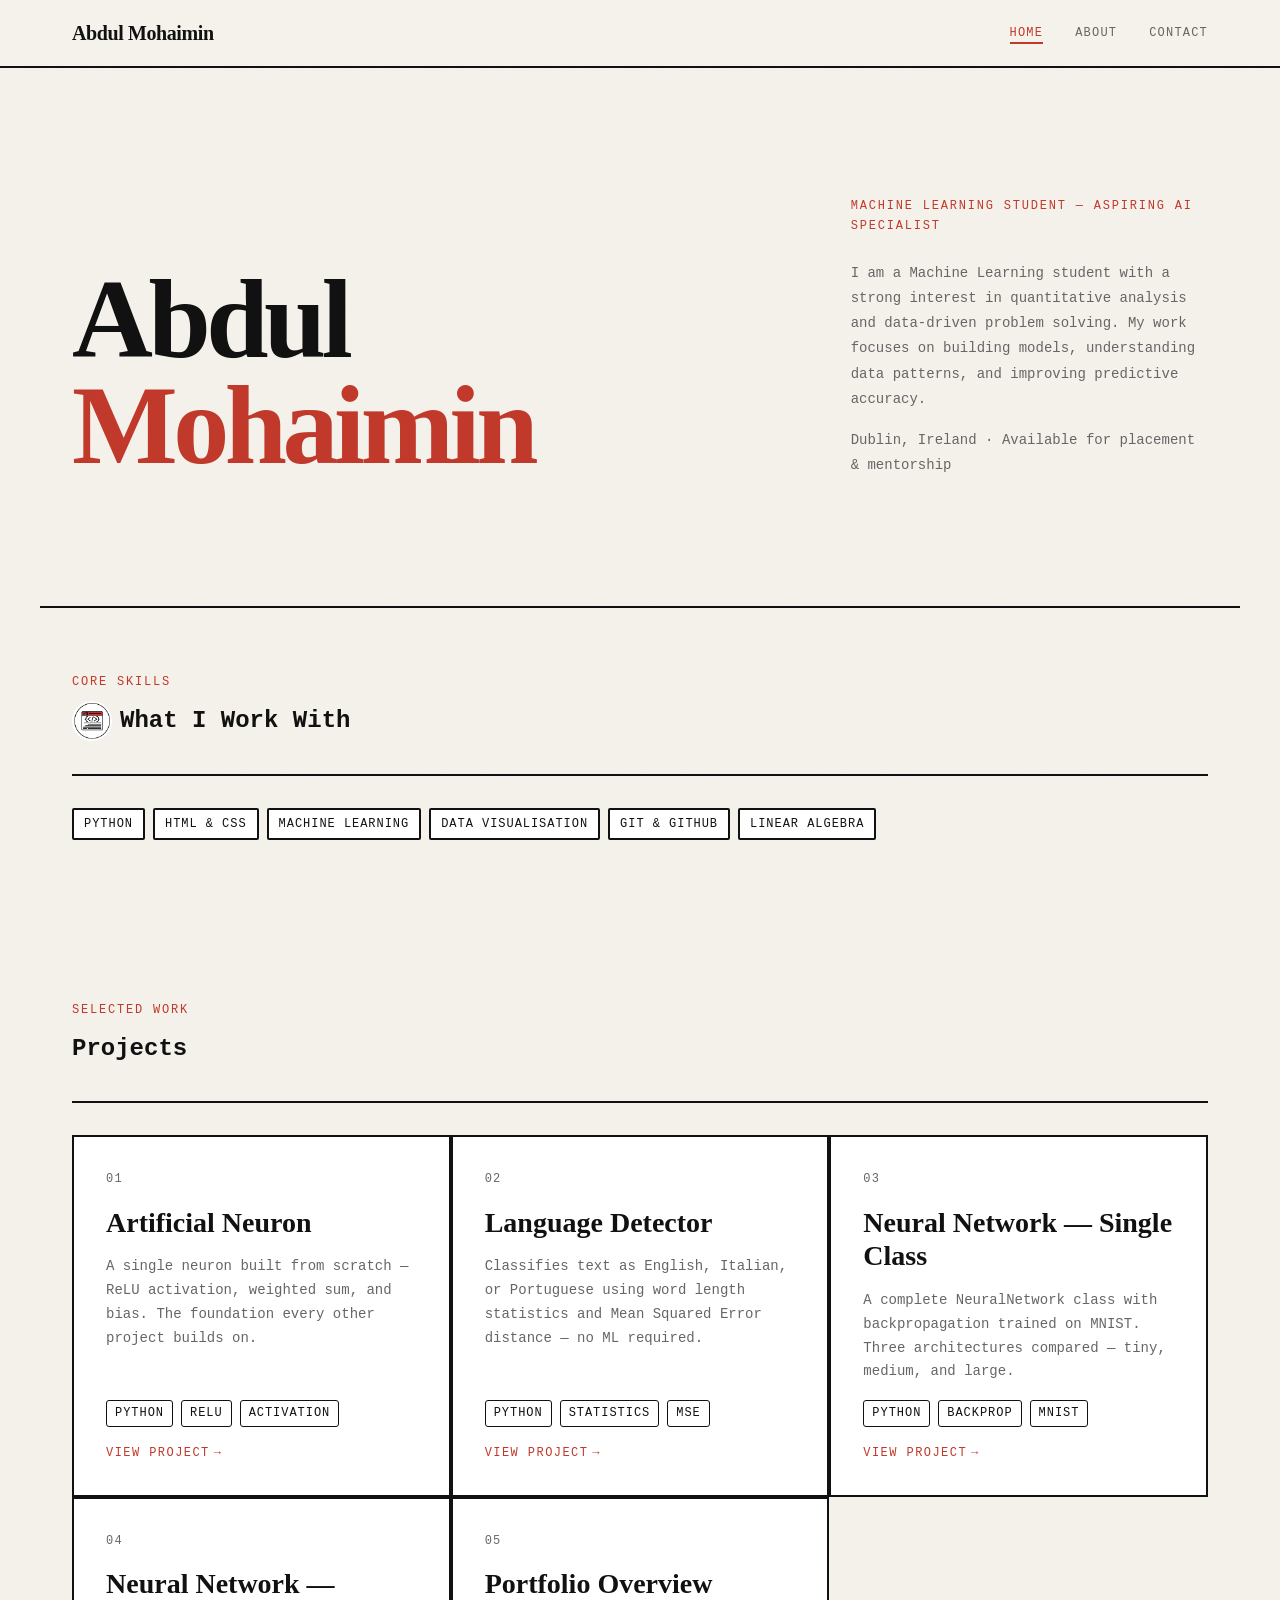
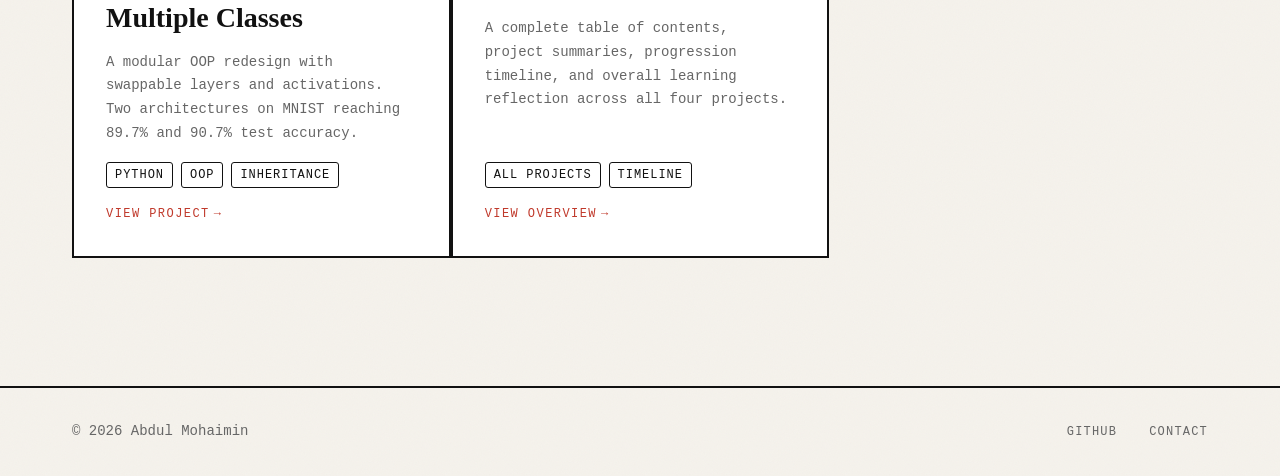
<file: index.html>
<!DOCTYPE html>
<html lang="en">
<head>
  <meta charset="UTF-8">
  <meta name="viewport" content="width=device-width, initial-scale=1.0">

  <!-- Title that shows in the browser tab -->
  <title>Abdul Mohaimin &mdash; ML Portfolio</title>

  <!-- Linking the shared stylesheet — one CSS file for all pages -->
  <link rel="stylesheet" href="styles.css">
</head>

<body>

  <!-- Header — sits at the top of every page
       I gave it the id="site-header" so I can target it
       specifically in CSS without affecting other elements -->
  <header class="site-header" id="site-header">
    <div class="container">

      <!-- My name as the site logo, links back to homepage -->
      <a href="index.html" class="site-logo">Abdul Mohaimin</a>

      <!-- Main nav — id="main-nav" lets me style it by ID in CSS
           aria-label helps screen readers know what this nav is for -->
      <nav class="site-nav" id="main-nav" aria-label="Primary navigation">
        <ul>
          <!-- class="active" highlights whichever page you're currently on -->
          <li><a href="index.html" class="active">Home</a></li>
          <li><a href="about.html">About</a></li>
          <li><a href="contact.html">Contact</a></li>
        </ul>
      </nav>

    </div>
  </header>


  <!-- Main content — everything the user actually reads goes in here
       id="main-content" is used by the CSS to set a minimum height -->
  <main id="main-content">


    <!-- Intro section — this is the big name + tagline block at the top
         I used a CSS grid to split it into two columns (name | description) -->
    <section class="intro-grid container" aria-labelledby="intro-name">

      <!-- The large heading with my name — split across two lines on purpose
           The <span> wraps my last name so I can colour it differently in CSS -->
      <h1 id="intro-name" class="intro-name">
        Abdul<br>
        <span>Mohaimin</span>
      </h1>

      <!-- Right side of the intro — my role and a short bio
           Using <header> here because it introduces this section -->
      <header class="intro-desc">
        <span class="label">Machine Learning Student &mdash; Aspiring AI Specialist</span>
        <p>I am a Machine Learning student with a strong interest in quantitative
           analysis and data&#8209;driven problem solving. My work focuses on building
           models, understanding data patterns, and improving predictive accuracy.</p>
        <p>Dublin, Ireland &middot; Available for placement &amp; mentorship</p>
      </header>

    </section>


    <!-- Skills section — a simple unordered list of what I work with
         The brief required at least one <ul> so this covers that -->
    <section class="section" aria-labelledby="skills-heading">
      <div class="container">

        <span class="label">Core Skills</span>
        <h2 id="skills-heading"><img src="Images/code-icon.png" alt="Code icon" class="skills-icon">What I Work With</h2>
        <hr class="rule">

        <!-- Each skill is a list item styled as a tag in CSS -->
        <ul class="tech-stack">
          <li class="tag">Python</li>
          <li class="tag">HTML &amp; CSS</li>
          <li class="tag">Machine Learning</li>
          <li class="tag">Data Visualisation</li>
          <li class="tag">Git &amp; GitHub</li>
          <li class="tag">Linear Algebra</li>
        </ul>

      </div>
    </section>


    <!-- Projects section — five documentation pages linked here -->
    <section class="section" aria-labelledby="projects-heading">
      <div class="container">

        <span class="label">Selected Work</span>
        <h2 id="projects-heading">Projects</h2>
        <hr class="rule">

        <div class="projects-grid">

          <!-- Card 01: Artificial Neuron -->
          <article class="project-card" aria-labelledby="card1-heading">
            <span class="card-index">01</span>
            <h2 id="card1-heading">Artificial Neuron</h2>
            <p>A single neuron built from scratch &mdash; ReLU activation, weighted sum, and bias. The foundation every other project builds on.</p>
            <ul class="tech-list">
              <li class="tech-tag">Python</li>
              <li class="tech-tag">ReLU</li>
              <li class="tech-tag">Activation</li>
            </ul>
            <a href="neuron.html" class="card-link">View Project</a>
          </article>

          <!-- Card 02: Language Detector -->
          <article class="project-card" aria-labelledby="card2-heading">
            <span class="card-index">02</span>
            <h2 id="card2-heading">Language Detector</h2>
            <p>Classifies text as English, Italian, or Portuguese using word length statistics and Mean Squared Error distance &mdash; no ML required.</p>
            <ul class="tech-list">
              <li class="tech-tag">Python</li>
              <li class="tech-tag">Statistics</li>
              <li class="tech-tag">MSE</li>
            </ul>
            <a href="language.html" class="card-link">View Project</a>
          </article>

          <!-- Card 03: Neural Network Single Class -->
          <article class="project-card" aria-labelledby="card3-heading">
            <span class="card-index">03</span>
            <h2 id="card3-heading">Neural Network &mdash; Single Class</h2>
            <p>A complete NeuralNetwork class with backpropagation trained on MNIST. Three architectures compared &mdash; tiny, medium, and large.</p>
            <ul class="tech-list">
              <li class="tech-tag">Python</li>
              <li class="tech-tag">Backprop</li>
              <li class="tech-tag">MNIST</li>
            </ul>
            <a href="nn-single.html" class="card-link">View Project</a>
          </article>

          <!-- Card 04: Neural Network Multi Class -->
          <article class="project-card" aria-labelledby="card4-heading">
            <span class="card-index">04</span>
            <h2 id="card4-heading">Neural Network &mdash; Multiple Classes</h2>
            <p>A modular OOP redesign with swappable layers and activations. Two architectures on MNIST reaching 89.7% and 90.7% test accuracy.</p>
            <ul class="tech-list">
              <li class="tech-tag">Python</li>
              <li class="tech-tag">OOP</li>
              <li class="tech-tag">Inheritance</li>
            </ul>
            <a href="nn-multi.html" class="card-link">View Project</a>
          </article>

          <!-- Card 05: Overview -->
          <article class="project-card" aria-labelledby="card5-heading">
            <span class="card-index">05</span>
            <h2 id="card5-heading">Portfolio Overview</h2>
            <p>A complete table of contents, project summaries, progression timeline, and overall learning reflection across all four projects.</p>
            <ul class="tech-list">
              <li class="tech-tag">All Projects</li>
              <li class="tech-tag">Timeline</li>
            </ul>
            <a href="overview.html" class="card-link">View Overview</a>
          </article>

        </div>

      </div>
    </section>


  </main>


  <!-- Footer — kept simple, just copyright and two links
       id="site-footer" used for CSS targeting -->
  <footer class="site-footer" id="site-footer">
    <div class="container">

      <!-- &copy; is the HTML entity for the © symbol -->
      <p class="footer-name">&copy; 2026 Abdul Mohaimin</p>

      <!-- rel="noopener" is a security best practice for links opening in a new tab -->
      <nav class="footer-links" aria-label="External profiles">
        <a href="https://github.com/abdulm20" target="_blank" rel="noopener">GitHub</a>
        <a href="contact.html">Contact</a>
      </nav>

    </div>
  </footer>


</body>
</html>
</file>
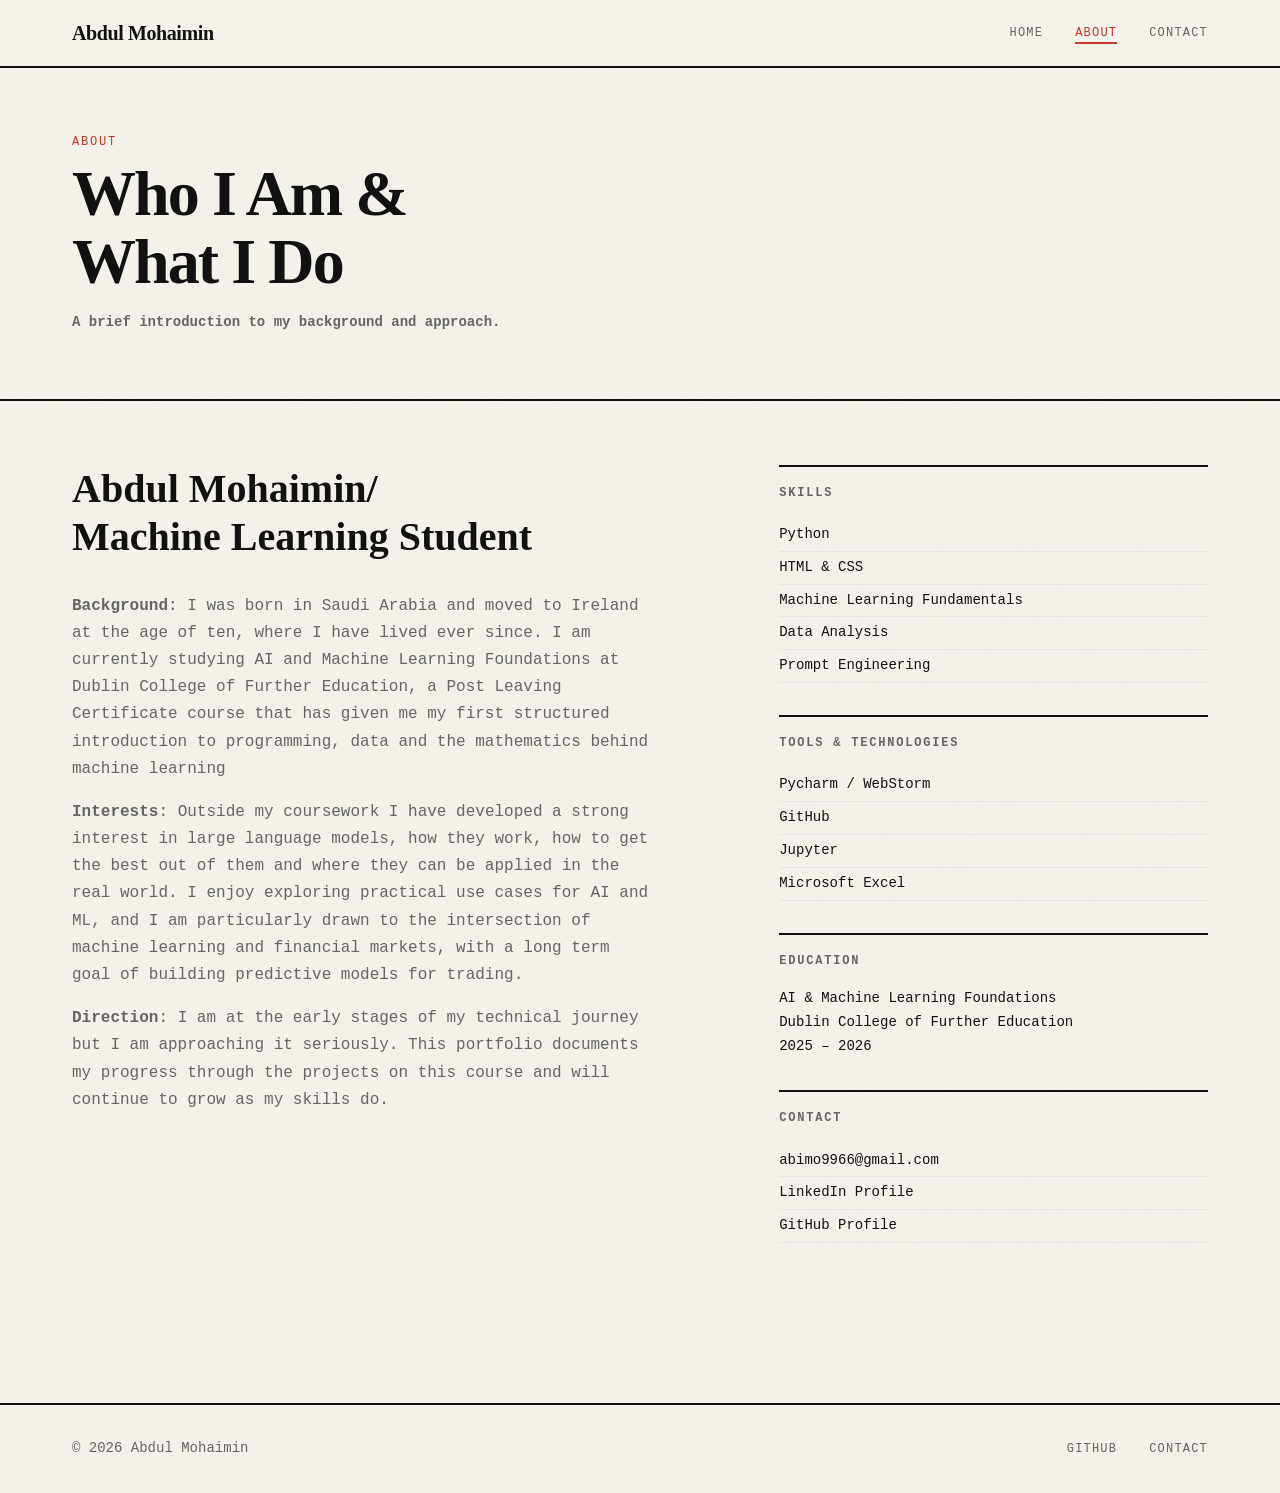
<file: about.html>
<!DOCTYPE html>
<html lang="en">
<head>
  <meta charset="UTF-8">
  <meta name="viewport" content="width=device-width, initial-scale=1.0">

  <title>About &mdash; Abdul Mohaimin</title>

  <!-- Same stylesheet as every other page -->
  <link rel="stylesheet" href="styles.css">
</head>

<body>

  <!-- Header is the same on every page
       class="active" moves to whichever link matches the current page -->
  <header class="site-header" id="site-header">
    <div class="container">
      <a href="index.html" class="site-logo">Abdul Mohaimin</a>
      <nav class="site-nav" id="main-nav" aria-label="Primary navigation">
        <ul>
          <li><a href="index.html">Home</a></li>
          <!-- This is the about page so this link gets class="active" -->
          <li><a href="about.html" class="active">About</a></li>
          <li><a href="contact.html">Contact</a></li>
        </ul>
      </nav>
    </div>
  </header>


  <main id="main-content">


    <!-- Hero banner at the top of the about page
         <section> made sense here because it has its own heading
         and is visually a distinct block from the rest of the page -->
    <section class="page-hero" aria-labelledby="hero-heading">
      <div class="container">
        <span class="label">About</span>
        <h1 id="hero-heading">Who I Am &amp;<br>What I Do</h1>
        <p><strong>A brief introduction to my background and approach.</strong></p>
      </div>
    </section>


    <!-- Main about body — two columns: bio on the left, info on the right
         The <div class="about-grid"> is just a layout wrapper for the CSS grid,
         there's no semantic element that means "grid container" so a div is fine here -->
    <section class="section" aria-label="About body">
      <div class="container">
        <div class="about-grid">


          <!-- Left column — my biography
               Using <section> because it has its own heading and stands alone -->
          <section class="about-bio" aria-labelledby="bio-heading">

            <h2 id="bio-heading">Abdul Mohaimin/<br>Machine Learning Student</h2>

            <!-- My background here — where I'm from, what I study -->
            <p><strong>Background</strong>:
              I was born in Saudi Arabia and moved to Ireland at the age of ten, where I have lived ever since.
              I am currently studying AI and Machine Learning Foundations at Dublin College of Further Education,
              a Post Leaving Certificate course that has given me my first structured introduction to programming, data
              and the mathematics behind machine learning</p>

            <!-- how I think and work -->
            <p><strong>Interests</strong>:
              Outside my coursework I have developed a strong interest in large language models, how they work,
              how to get the best out of them and where they can be applied in the real world.
              I enjoy exploring practical use cases for AI and ML, and I am particularly drawn to the intersection
              of machine learning and financial markets, with a long term goal of building predictive models for trading.</p>

            <!-- what I'm currently learning -->
            <p><strong>Direction</strong>:
              I am at the early stages of my technical journey but I am approaching it seriously.
              This portfolio documents my progress through the projects on this course and will continue to grow as my skills do.</p>

          </section>


          <!-- Right column — supplementary info like skills and contact
               <aside> is correct here because it's supporting info, not the main content -->
          <aside aria-label="Key information">


            <!-- Skills block -->
            <section class="info-block" aria-labelledby="skills-heading">
              <h3 id="skills-heading">Skills</h3>
              <ul>
                <li>Python</li>
                <li>HTML & CSS</li>
                <li>Machine Learning Fundamentals</li>
                <li>Data Analysis</li>
                <li>Prompt Engineering</li>
              </ul>
            </section>


            <!-- Tools and technologies — languages, frameworks, software I use -->
            <section class="info-block" aria-labelledby="tools-heading">
              <h3 id="tools-heading">Tools &amp; Technologies</h3>
              <ul>
                <li>Pycharm / WebStorm</li>
                <li>GitHub</li>
                <li>Jupyter</li>
                <li>Microsoft Excel</li>
              </ul>
            </section>


            <!-- Education — course, college, years -->
            <section class="info-block" aria-labelledby="education-heading">
              <h3 id="education-heading">Education</h3>
              <p>AI & Machine Learning Foundations<br>
                Dublin College of Further Education<br>
                2025 – 2026</p>
            </section>


            <!-- Contact links -->
            <section class="info-block" aria-labelledby="contact-heading">
              <h3 id="contact-heading">Contact</h3>
              <ul>
                <li><a href="mailto:abimo9966@gmail.com">abimo9966@gmail.com</a></li>
                <li><a href="#">LinkedIn Profile</a></li>
                <li><a href="#">GitHub Profile</a></li>
              </ul>
            </section>


          </aside>

        </div><!-- end of the grid wrapper div -->
      </div>
    </section>


  </main>


  <!-- Footer — same on every page -->
  <footer class="site-footer" id="site-footer">
    <div class="container">
      <p class="footer-name">&copy; 2026 Abdul Mohaimin</p>
      <nav class="footer-links" aria-label="External profiles">
        <a href="https://github.com/abdulm20" target="_blank" rel="noopener">GitHub</a>
        <a href="contact.html">Contact</a>
      </nav>
    </div>
  </footer>


</body>
</html>
</file>
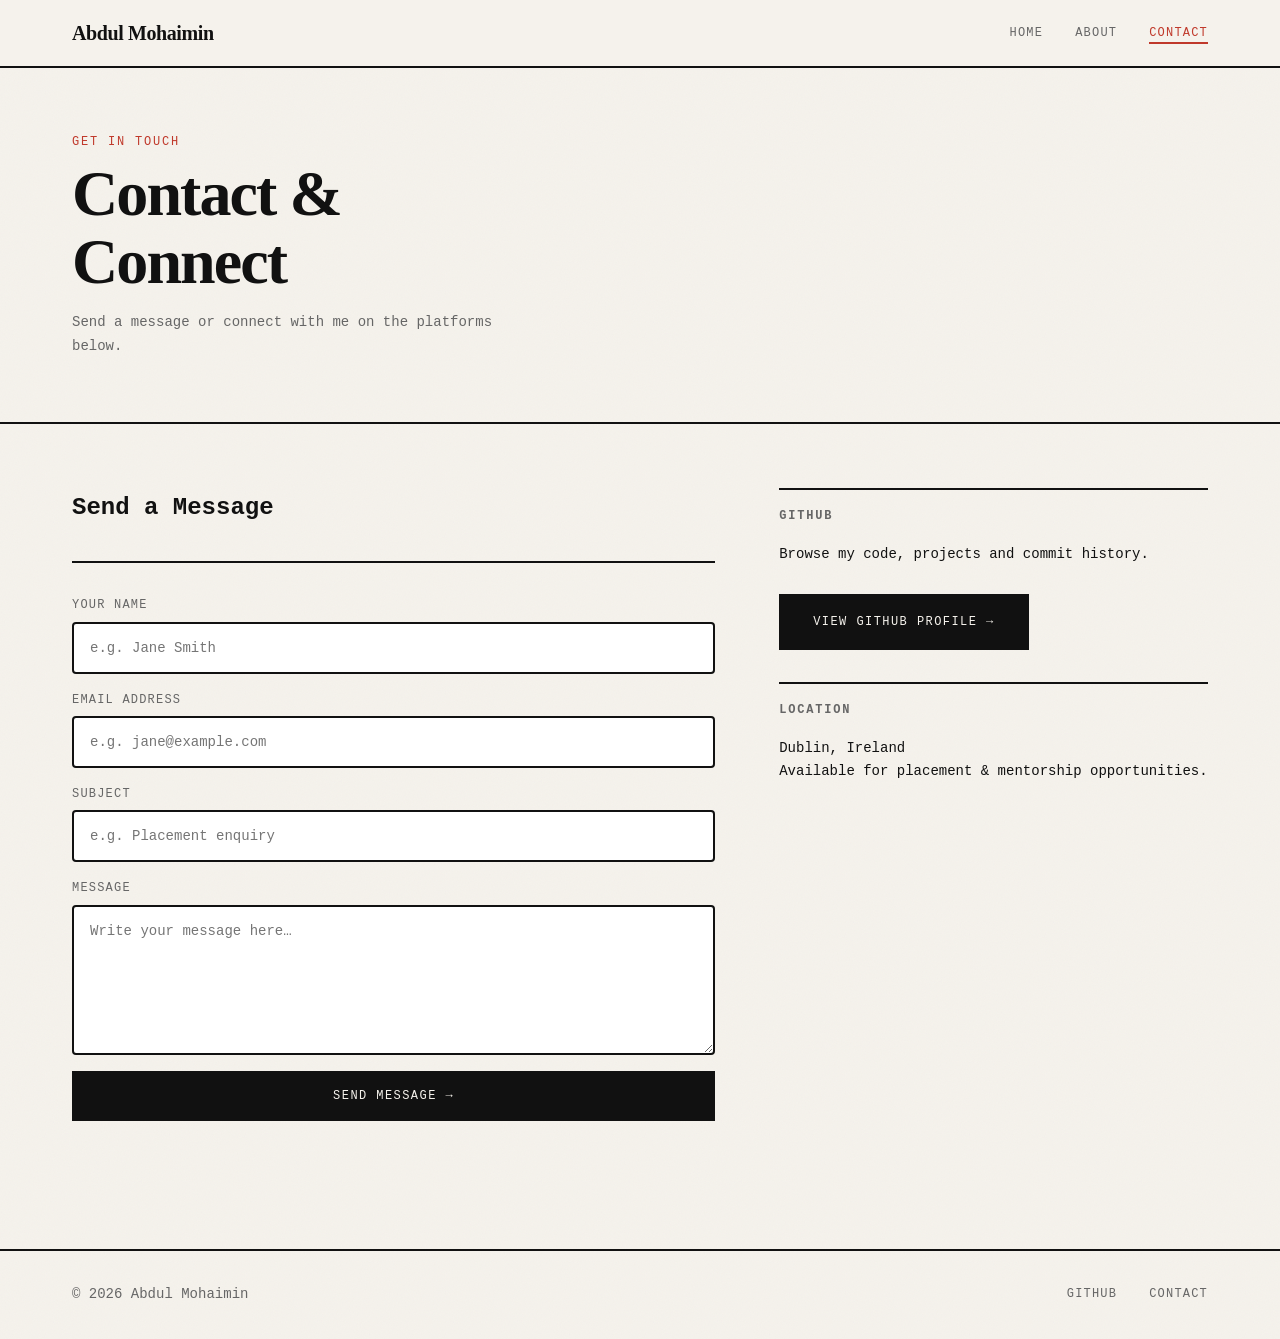
<file: contact.html>
<!DOCTYPE html>
<html lang="en">
<head>
  <meta charset="UTF-8">
  <meta name="viewport" content="width=device-width, initial-scale=1.0">

  <!-- Title for this page -->
  <title>Contact &mdash; Abdul Mohaimin</title>

  <!-- Shared stylesheet -->
  <link rel="stylesheet" href="styles.css">
</head>

<body>

  <!-- Same header as every other page
       class="active" is on the Contact link this time -->
  <header class="site-header" id="site-header">
    <div class="container">
      <a href="index.html" class="site-logo">Abdul Mohaimin</a>
      <nav class="site-nav" id="main-nav" aria-label="Primary navigation">
        <ul>
          <li><a href="index.html">Home</a></li>
          <li><a href="about.html">About</a></li>
          <!-- Contact is the current page -->
          <li><a href="contact.html" class="active">Contact</a></li>
        </ul>
      </nav>
    </div>
  </header>


  <main id="main-content">


    <!-- Page banner — same pattern as about.html -->
    <section class="page-hero" aria-labelledby="contact-hero-heading">
      <div class="container">
        <span class="label">Get In Touch</span>
        <h1 id="contact-hero-heading">Contact &amp;<br>Connect</h1>
        <p>Send a message or connect with me on the platforms below.</p>
      </div>
    </section>


    <!-- Main contact section — two columns
         Left: the contact form. Right: profile links.
         The div.contact-grid is just a CSS layout hook, same idea as about-grid -->
    <section class="section" aria-label="Contact body">
      <div class="container">
        <div class="contact-grid">


          <!-- Left column — contact form -->
          <section aria-labelledby="form-heading">

            <h2 id="form-heading">Send a Message</h2>
            <hr class="rule">

            <!-- The form — action="#" means it stays on the page for now
                 If I want to actually receive emails I'd swap action="#" for
                 a service like Formspree, but for this assignment it's fine as is -->
            <form class="contact-form" action="mailto:abimo9966@gmail.com" method="post" enctype="text/plain">

              <!-- Name field
                   The for="contact-name" on the label links it to the input below
                   This is important for accessibility — clicking the label focuses the input -->
              <div class="form-group">
                <label for="contact-name">Your Name</label>
                <input
                  type="text"
                  id="contact-name"
                  name="name"
                  placeholder="e.g. Jane Smith"
                  autocomplete="name"
                  required
                >
              </div>

              <!-- Email field — type="email" makes mobile keyboards show @ automatically -->
              <div class="form-group">
                <label for="contact-email">Email Address</label>
                <input
                  type="email"
                  id="contact-email"
                  name="email"
                  placeholder="e.g. jane@example.com"
                  autocomplete="email"
                  required
                >
              </div>

              <!-- Subject line — optional, no required attribute -->
              <div class="form-group">
                <label for="contact-subject">Subject</label>
                <input
                  type="text"
                  id="contact-subject"
                  name="subject"
                  placeholder="e.g. Placement enquiry"
                >
              </div>

              <!-- Message — using a textarea instead of input because it needs multiple lines -->
              <div class="form-group">
                <label for="contact-message">Message</label>
                <textarea
                  id="contact-message"
                  name="message"
                  placeholder="Write your message here&hellip;"
                  required
                ></textarea>
              </div>

              <!-- Submit button — type="submit" triggers the form action -->
              <button type="submit" class="btn">Send Message &rarr;</button>

            </form>

          </section>


          <!-- Right column — profile links and location info
               <aside> because this is supplementary, not the main point of the page -->
          <aside aria-label="Profile links and contact information">


            <!-- GitHub profile link -->
            <section class="info-block" aria-labelledby="github-heading">
              <h3 id="github-heading">GitHub</h3>
              <p>Browse my code, projects and commit history.</p>
              <br>
              <!-- target="_blank" opens in a new tab
                   rel="noopener noreferrer" is the security best practice when doing that -->
              <a
                href="https://github.com/abdulm20"
                target="_blank"
                rel="noopener noreferrer"
                class="btn"
              >View GitHub Profile &rarr;</a>
            </section>


            <!-- Location — just a short note, no form needed here -->
            <section class="info-block" aria-labelledby="location-heading">
              <h3 id="location-heading">Location</h3>
              <p>Dublin, Ireland<br>
                 Available for placement &amp; mentorship opportunities.</p>
            </section>


          </aside>

        </div><!-- end contact-grid -->
      </div>
    </section>


  </main>


  <!-- Footer — same on every page -->
  <footer class="site-footer" id="site-footer">
    <div class="container">
      <!-- &copy; is the HTML entity for © -->
      <p class="footer-name">&copy; 2026 Abdul Mohaimin</p>
      <nav class="footer-links" aria-label="External profiles">
        <a href="https://github.com/abdulm20" target="_blank" rel="noopener">GitHub</a>
        <a href="contact.html">Contact</a>
      </nav>
    </div>
  </footer>


</body>
</html>
</file>
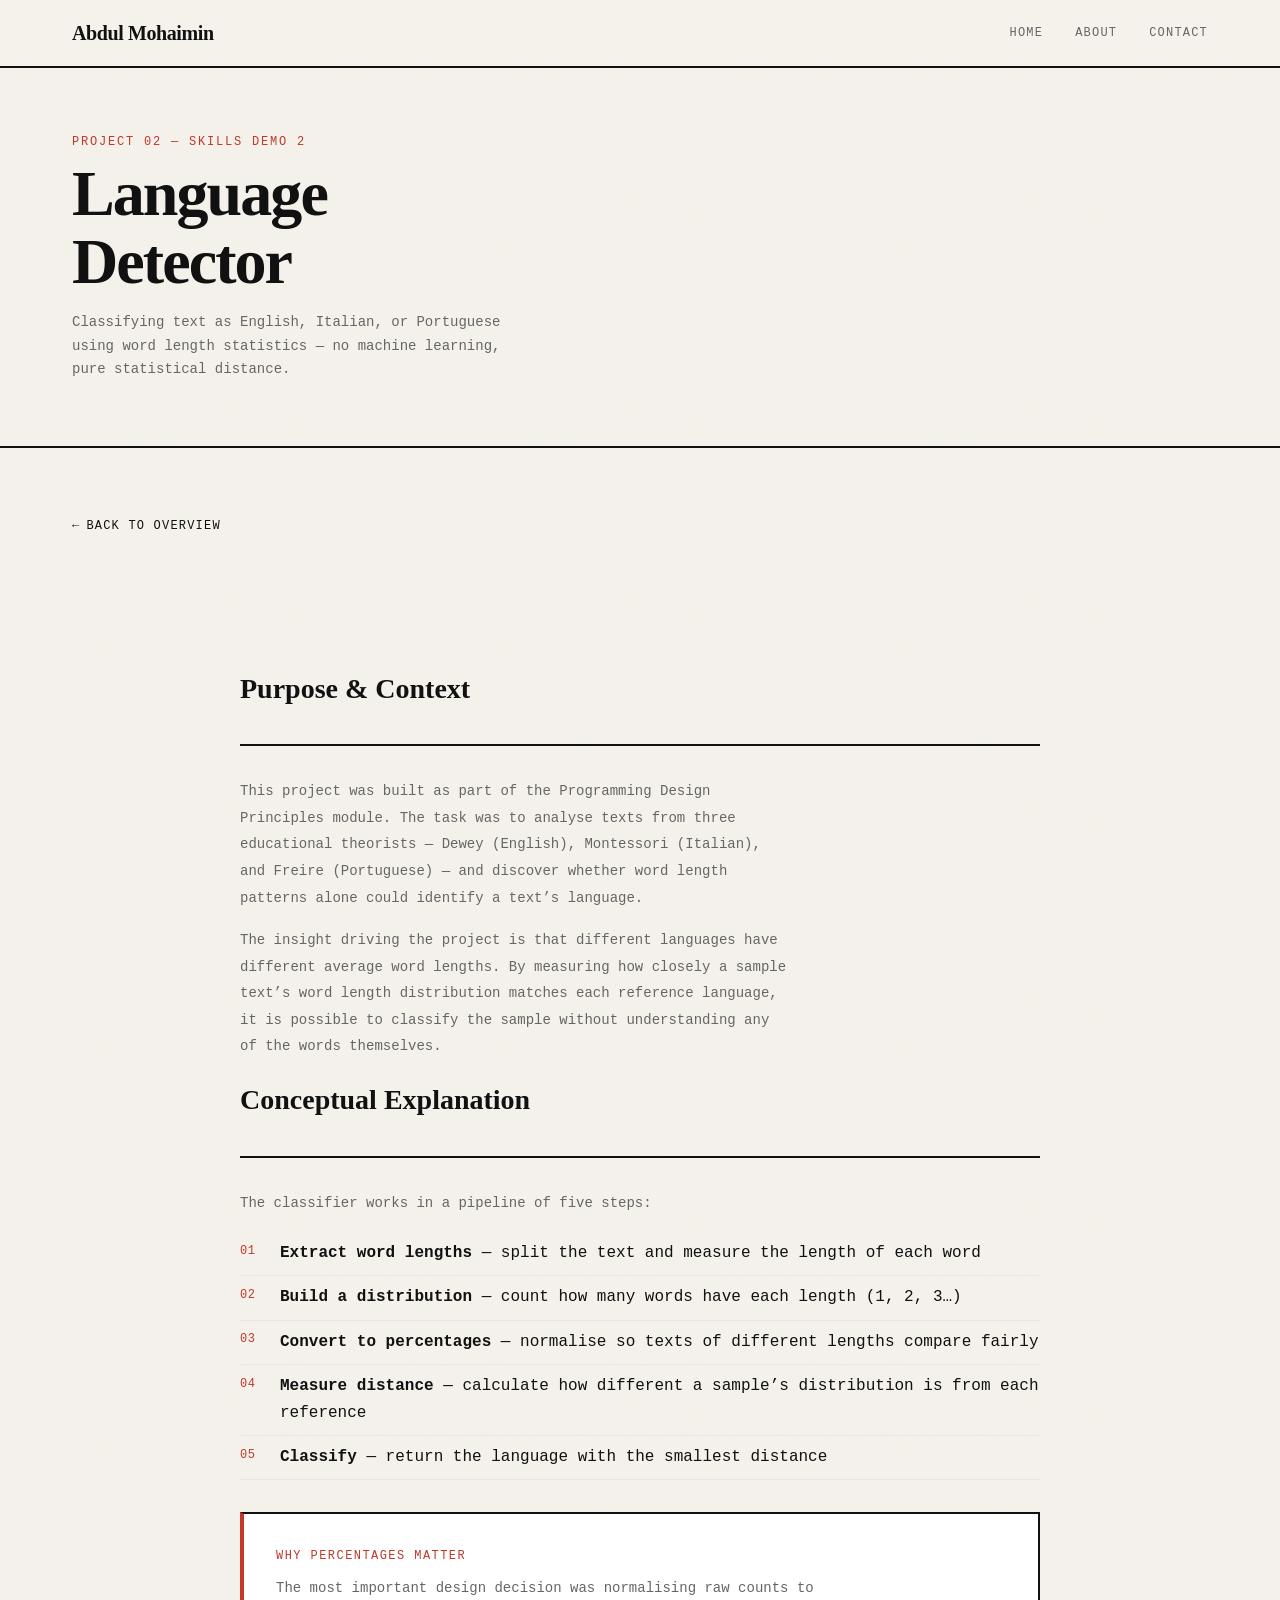
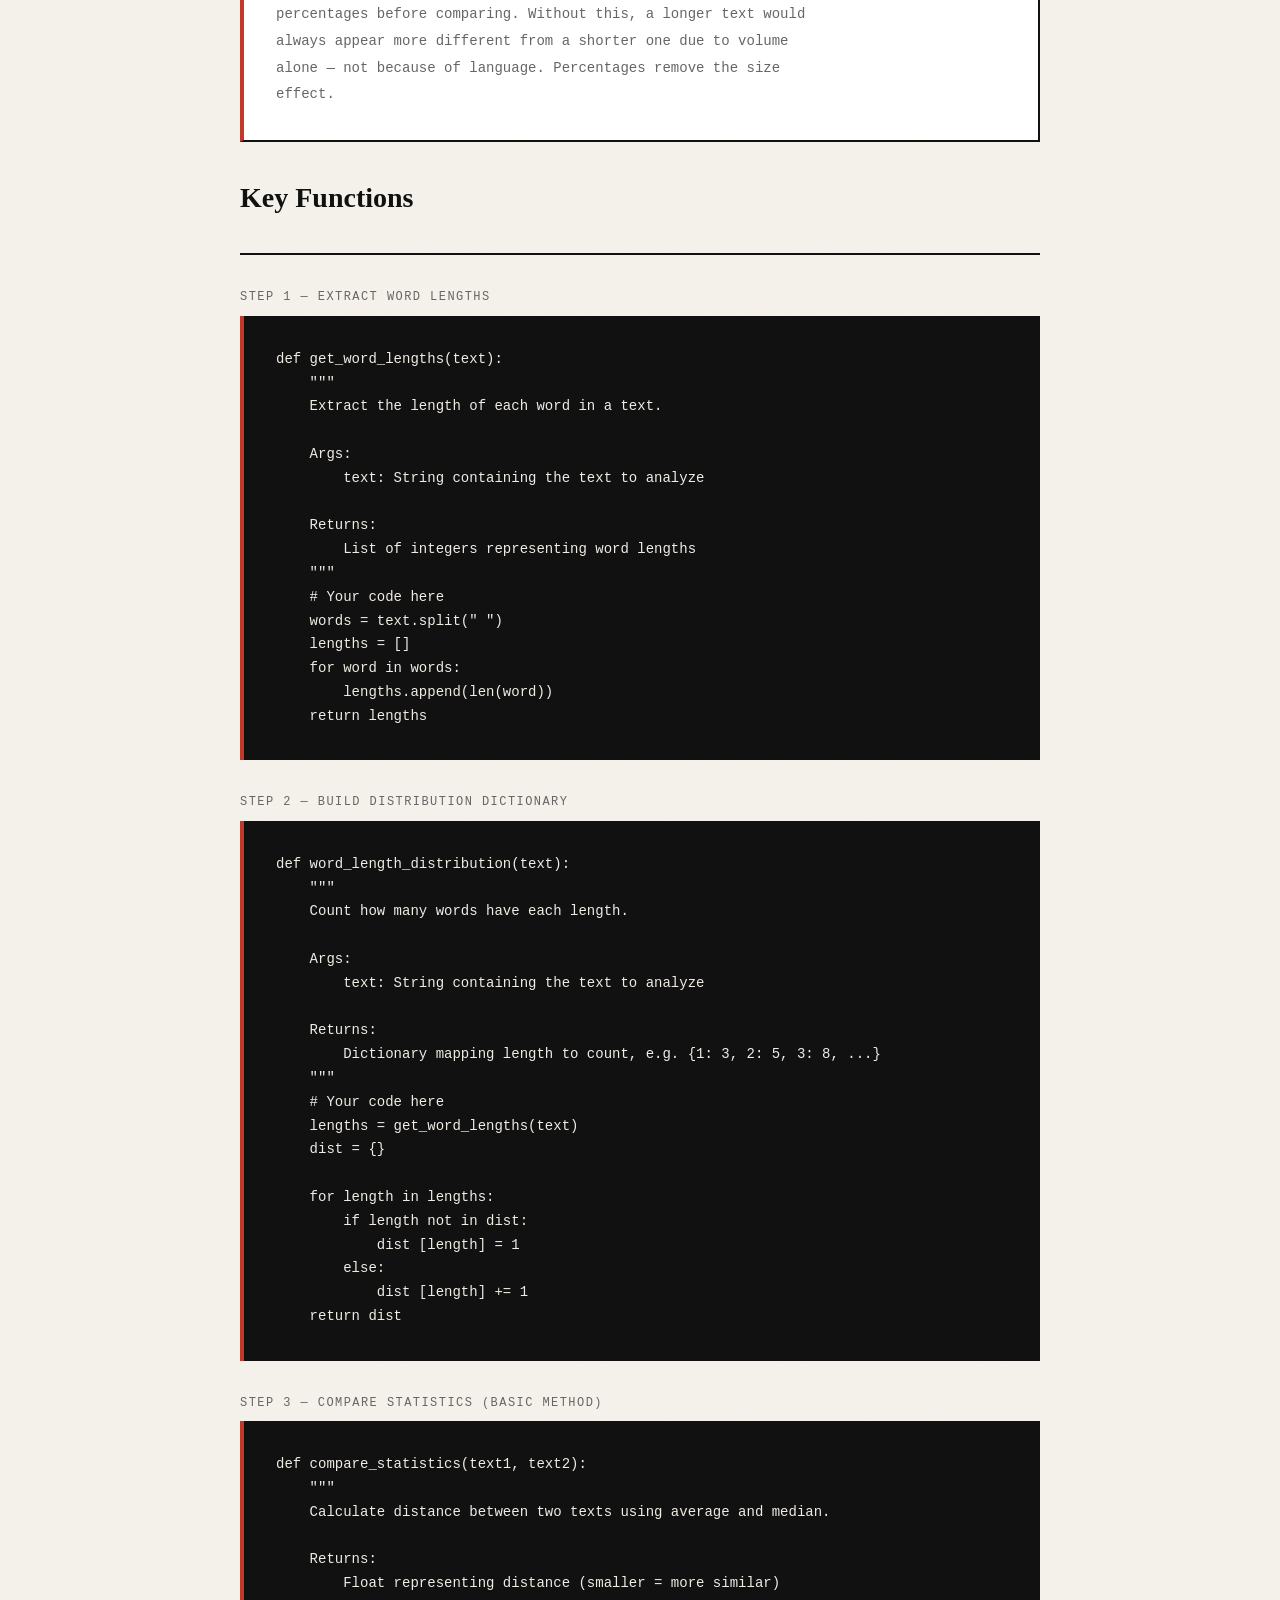
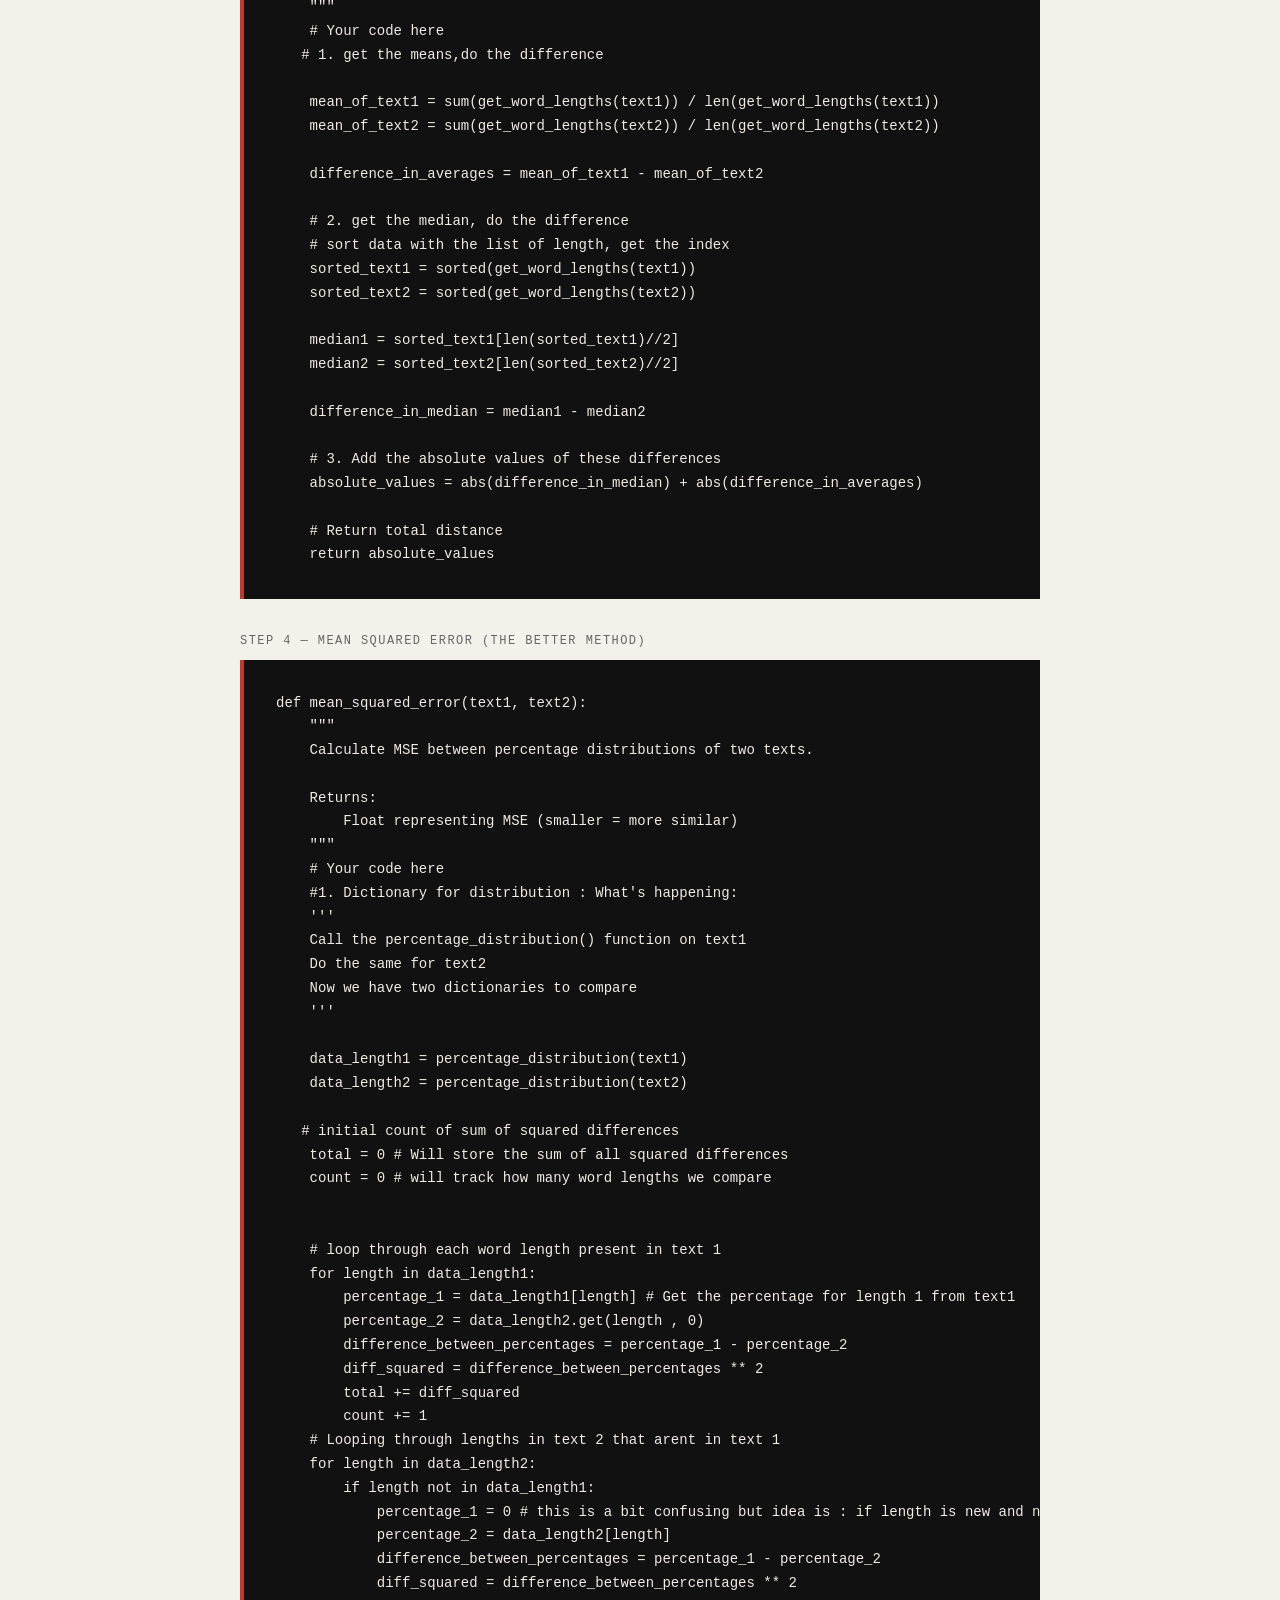
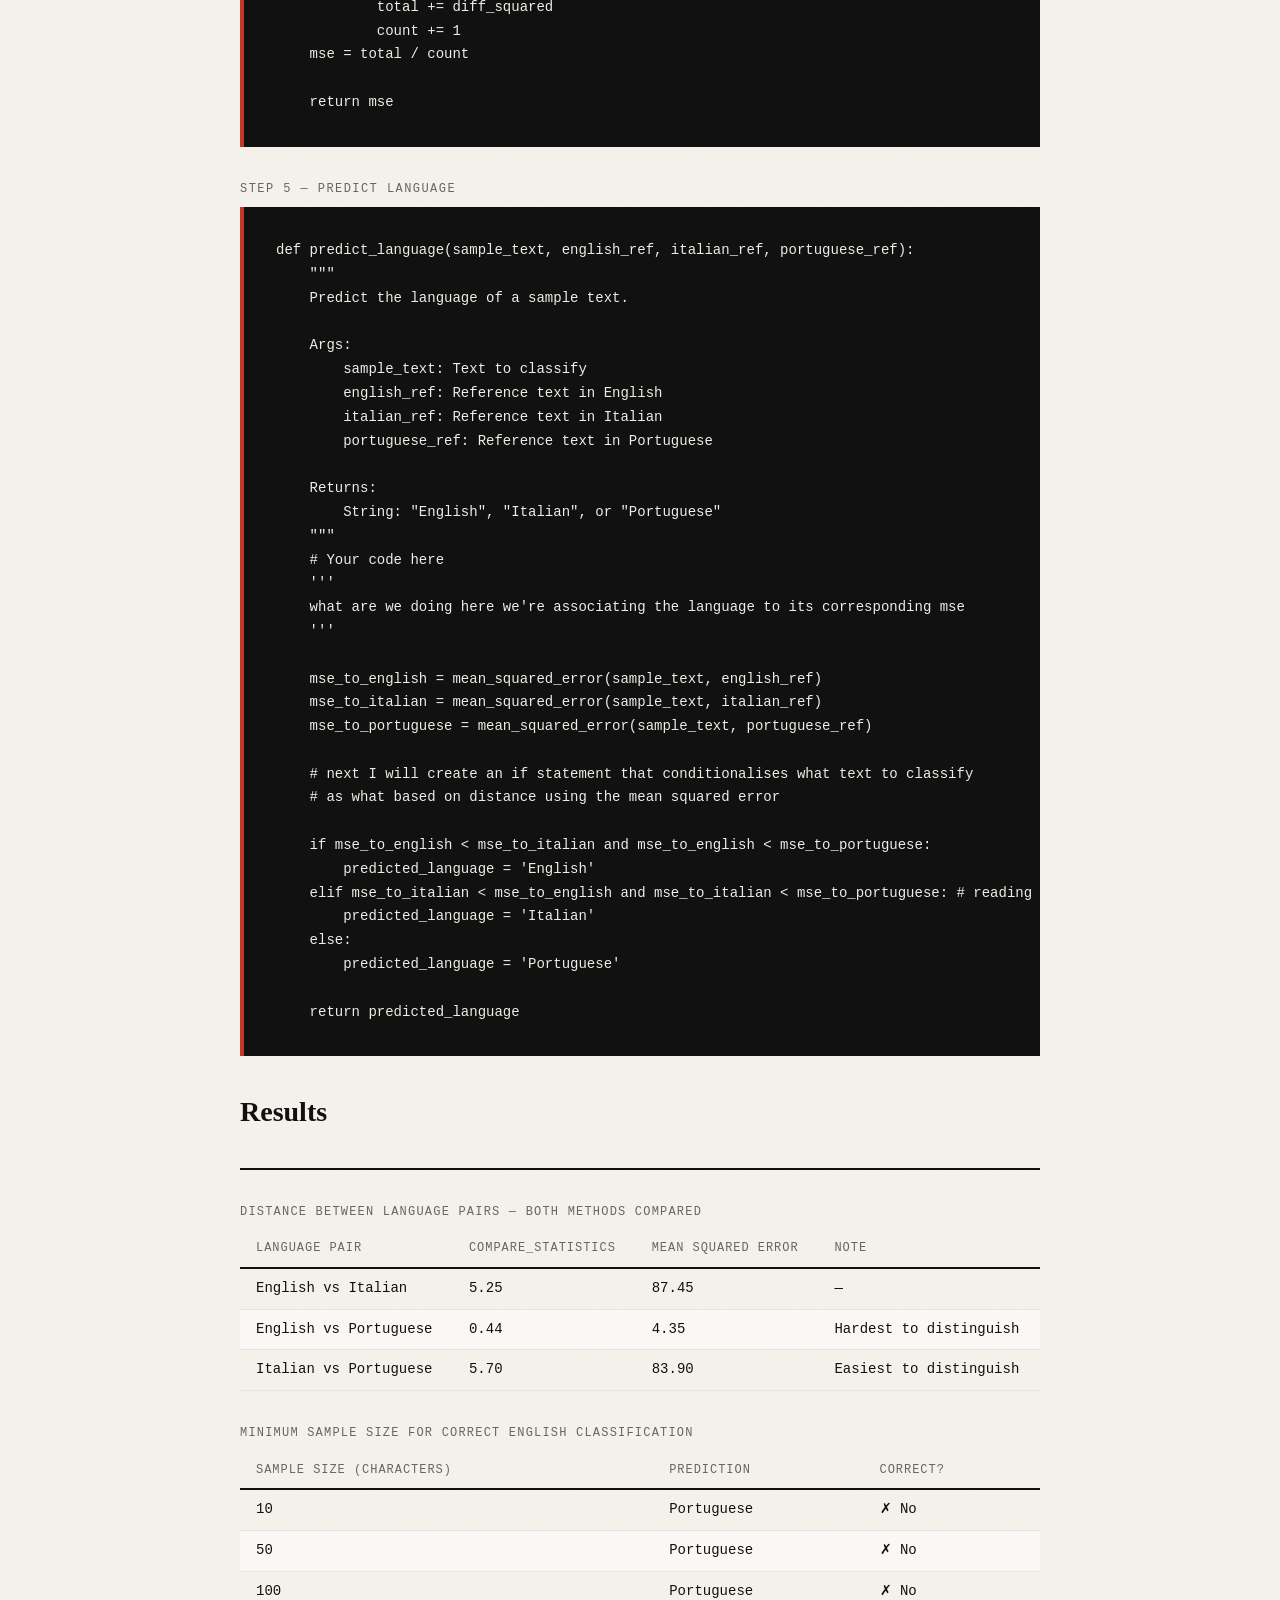
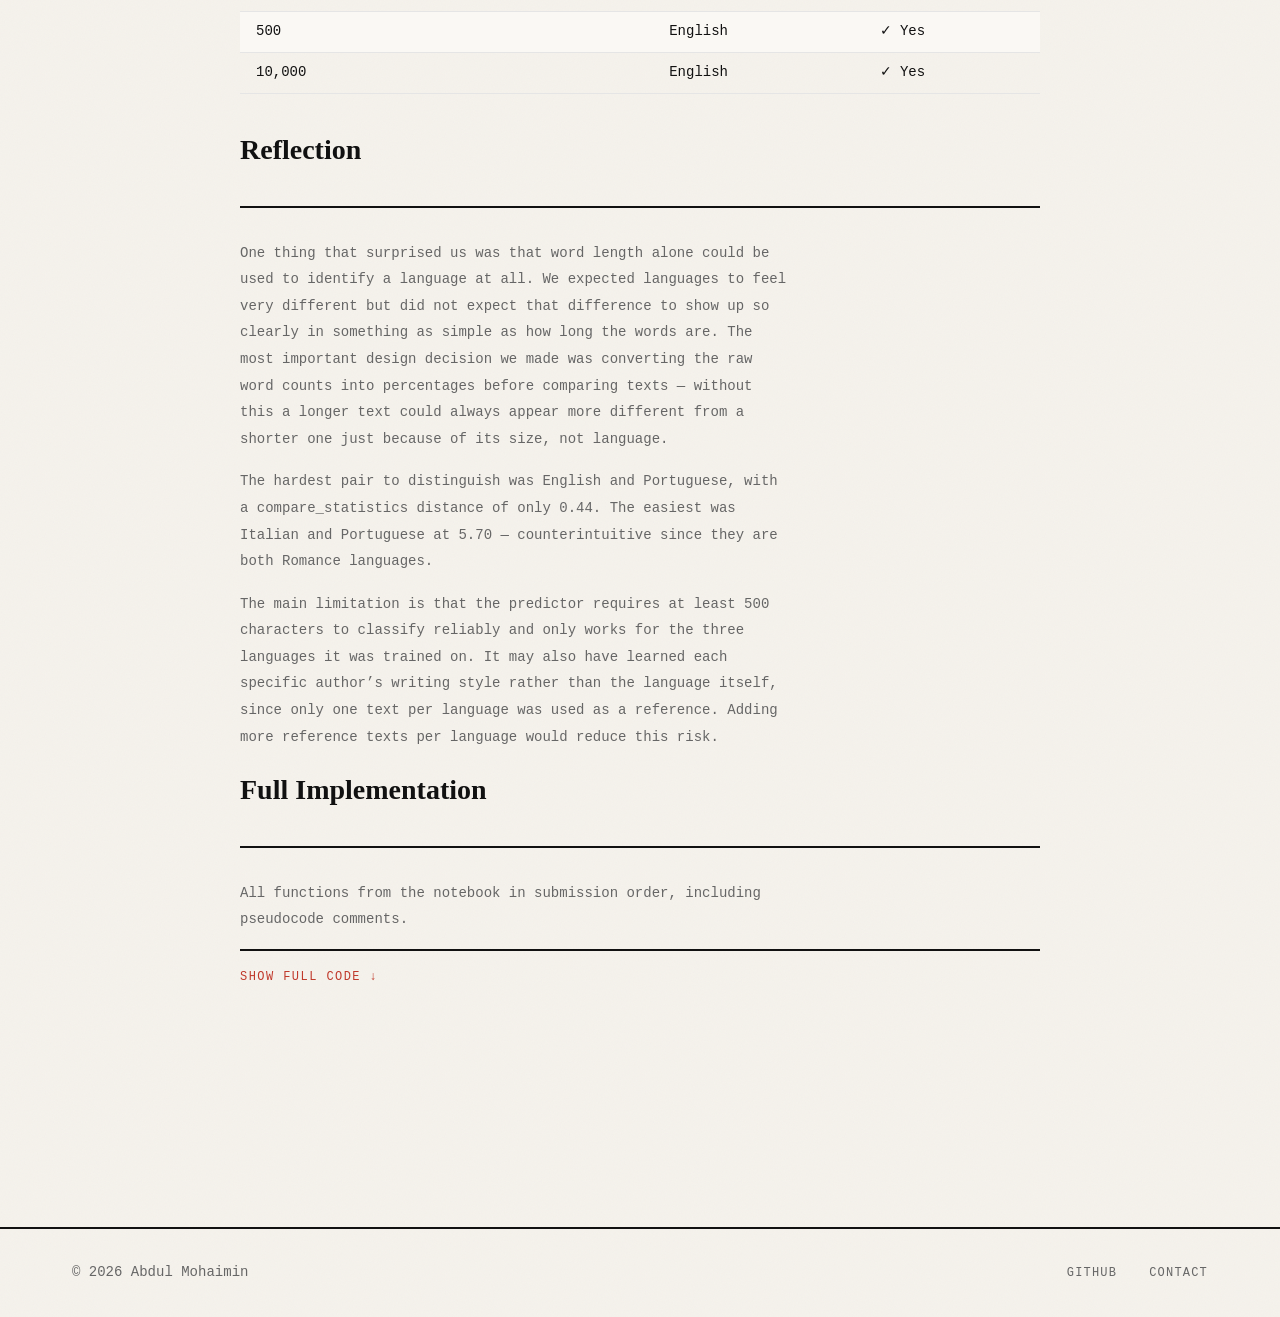
<file: language.html>
<!DOCTYPE html>
<html lang="en">
<head>
  <meta charset="UTF-8">
  <meta name="viewport" content="width=device-width, initial-scale=1.0">
  <title>Language Detector &mdash; Abdul Mohaimin</title>
  <link rel="stylesheet" href="styles.css">
</head>

<body>

  <header class="site-header" id="site-header">
    <div class="container">
      <a href="index.html" class="site-logo">Abdul Mohaimin</a>
      <nav class="site-nav" id="main-nav" aria-label="Primary navigation">
        <ul>
          <li><a href="index.html">Home</a></li>
          <li><a href="about.html">About</a></li>
          <li><a href="contact.html">Contact</a></li>
        </ul>
      </nav>
    </div>
  </header>

  <main id="main-content">

    <section class="page-hero" aria-labelledby="project-hero-heading">
      <div class="container">
        <span class="label">Project 02 &mdash; Skills Demo 2</span>
        <h1 id="project-hero-heading">Language<br>Detector</h1>
        <p>Classifying text as English, Italian, or Portuguese using word length statistics &mdash; no machine learning, pure statistical distance.</p>
      </div>
    </section>

    <article class="section" aria-label="Project documentation">
      <div class="container">
        <a href="overview.html" class="back-link">Back to overview</a>

        <div class="project-article">

          <section aria-labelledby="purpose-heading">
            <h2 id="purpose-heading">Purpose &amp; Context</h2>
            <hr class="rule">
            <p>
              This project was built as part of the Programming Design Principles module. The task was to analyse
              texts from three educational theorists &mdash; Dewey (English), Montessori (Italian), and Freire (Portuguese) &mdash;
              and discover whether word length patterns alone could identify a text&rsquo;s language.
            </p>
            <p>
              The insight driving the project is that different languages have different average word lengths. By measuring
              how closely a sample text&rsquo;s word length distribution matches each reference language, it is possible to
              classify the sample without understanding any of the words themselves.
            </p>
          </section>

          <section aria-labelledby="concept-heading">
            <h2 id="concept-heading">Conceptual Explanation</h2>
            <hr class="rule">
            <p>The classifier works in a pipeline of five steps:</p>
            <ol class="doc-list">
              <li><strong>Extract word lengths</strong> &mdash; split the text and measure the length of each word</li>
              <li><strong>Build a distribution</strong> &mdash; count how many words have each length (1, 2, 3&hellip;)</li>
              <li><strong>Convert to percentages</strong> &mdash; normalise so texts of different lengths compare fairly</li>
              <li><strong>Measure distance</strong> &mdash; calculate how different a sample&rsquo;s distribution is from each reference</li>
              <li><strong>Classify</strong> &mdash; return the language with the smallest distance</li>
            </ol>

            <aside class="doc-aside" aria-label="Why percentages matter">
              <h3>Why percentages matter</h3>
              <p>
                The most important design decision was normalising raw counts to percentages before comparing.
                Without this, a longer text would always appear more different from a shorter one due to volume
                alone &mdash; not because of language. Percentages remove the size effect.
              </p>
            </aside>
          </section>

          <section aria-labelledby="implementation-heading">
            <h2 id="implementation-heading">Key Functions</h2>
            <hr class="rule">

            <h3 class="code-label">Step 1 &mdash; Extract word lengths</h3>
            <pre><code>def get_word_lengths(text):
    """
    Extract the length of each word in a text.

    Args:
        text: String containing the text to analyze

    Returns:
        List of integers representing word lengths
    """
    # Your code here
    words = text.split(" ")
    lengths = []
    for word in words:
        lengths.append(len(word))
    return lengths</code></pre>

            <h3 class="code-label">Step 2 &mdash; Build distribution dictionary</h3>
            <pre><code>def word_length_distribution(text):
    """
    Count how many words have each length.

    Args:
        text: String containing the text to analyze

    Returns:
        Dictionary mapping length to count, e.g. {1: 3, 2: 5, 3: 8, ...}
    """
    # Your code here
    lengths = get_word_lengths(text)
    dist = {}

    for length in lengths:
        if length not in dist:
            dist [length] = 1
        else:
            dist [length] += 1
    return dist</code></pre>

            <h3 class="code-label">Step 3 &mdash; Compare statistics (basic method)</h3>
            <pre><code>def compare_statistics(text1, text2):
    """
    Calculate distance between two texts using average and median.

    Returns:
        Float representing distance (smaller = more similar)
    """
    # Your code here
   # 1. get the means,do the difference

    mean_of_text1 = sum(get_word_lengths(text1)) / len(get_word_lengths(text1))
    mean_of_text2 = sum(get_word_lengths(text2)) / len(get_word_lengths(text2))

    difference_in_averages = mean_of_text1 - mean_of_text2

    # 2. get the median, do the difference
    # sort data with the list of length, get the index
    sorted_text1 = sorted(get_word_lengths(text1))
    sorted_text2 = sorted(get_word_lengths(text2))

    median1 = sorted_text1[len(sorted_text1)//2]
    median2 = sorted_text2[len(sorted_text2)//2]

    difference_in_median = median1 - median2

    # 3. Add the absolute values of these differences
    absolute_values = abs(difference_in_median) + abs(difference_in_averages)

    # Return total distance
    return absolute_values</code></pre>

            <h3 class="code-label">Step 4 &mdash; Mean Squared Error (the better method)</h3>
            <pre><code>def mean_squared_error(text1, text2):
    """
    Calculate MSE between percentage distributions of two texts.

    Returns:
        Float representing MSE (smaller = more similar)
    """
    # Your code here
    #1. Dictionary for distribution : What's happening:
    '''
    Call the percentage_distribution() function on text1
    Do the same for text2
    Now we have two dictionaries to compare
    '''

    data_length1 = percentage_distribution(text1)
    data_length2 = percentage_distribution(text2)

   # initial count of sum of squared differences
    total = 0 # Will store the sum of all squared differences
    count = 0 # will track how many word lengths we compare


    # loop through each word length present in text 1
    for length in data_length1:
        percentage_1 = data_length1[length] # Get the percentage for length 1 from text1
        percentage_2 = data_length2.get(length , 0)
        difference_between_percentages = percentage_1 - percentage_2
        diff_squared = difference_between_percentages ** 2
        total += diff_squared
        count += 1
    # Looping through lengths in text 2 that arent in text 1
    for length in data_length2:
        if length not in data_length1:
            percentage_1 = 0 # this is a bit confusing but idea is : if length is new and not processed in the first loop process it now
            percentage_2 = data_length2[length]
            difference_between_percentages = percentage_1 - percentage_2
            diff_squared = difference_between_percentages ** 2
            total += diff_squared
            count += 1
    mse = total / count

    return mse</code></pre>

            <h3 class="code-label">Step 5 &mdash; Predict language</h3>
            <pre><code>def predict_language(sample_text, english_ref, italian_ref, portuguese_ref):
    """
    Predict the language of a sample text.

    Args:
        sample_text: Text to classify
        english_ref: Reference text in English
        italian_ref: Reference text in Italian
        portuguese_ref: Reference text in Portuguese

    Returns:
        String: "English", "Italian", or "Portuguese"
    """
    # Your code here
    '''
    what are we doing here we're associating the language to its corresponding mse
    '''

    mse_to_english = mean_squared_error(sample_text, english_ref)
    mse_to_italian = mean_squared_error(sample_text, italian_ref)
    mse_to_portuguese = mean_squared_error(sample_text, portuguese_ref)

    # next I will create an if statement that conditionalises what text to classify
    # as what based on distance using the mean squared error

    if mse_to_english &lt; mse_to_italian and mse_to_english &lt; mse_to_portuguese:
        predicted_language = 'English'
    elif mse_to_italian &lt; mse_to_english and mse_to_italian &lt; mse_to_portuguese: # reading this back i could've shortened this but logic is clearer this way
        predicted_language = 'Italian'
    else:
        predicted_language = 'Portuguese'

    return predicted_language</code></pre>
          </section>

          <section aria-labelledby="results-heading">
            <h2 id="results-heading">Results</h2>
            <hr class="rule">

            <table class="doc-table" aria-label="Distance between language pairs">
              <caption>Distance between language pairs &mdash; both methods compared</caption>
              <thead>
                <tr>
                  <th scope="col">Language Pair</th>
                  <th scope="col">compare_statistics</th>
                  <th scope="col">Mean Squared Error</th>
                  <th scope="col">Note</th>
                </tr>
              </thead>
              <tbody>
                <tr>
                  <td>English vs Italian</td>
                  <td>5.25</td>
                  <td>87.45</td>
                  <td>&mdash;</td>
                </tr>
                <tr>
                  <td>English vs Portuguese</td>
                  <td>0.44</td>
                  <td>4.35</td>
                  <td>Hardest to distinguish</td>
                </tr>
                <tr>
                  <td>Italian vs Portuguese</td>
                  <td>5.70</td>
                  <td>83.90</td>
                  <td>Easiest to distinguish</td>
                </tr>
              </tbody>
            </table>

            <table class="doc-table" aria-label="Minimum sample size testing">
              <caption>Minimum sample size for correct English classification</caption>
              <thead>
                <tr>
                  <th scope="col">Sample Size (characters)</th>
                  <th scope="col">Prediction</th>
                  <th scope="col">Correct?</th>
                </tr>
              </thead>
              <tbody>
                <tr><td>10</td><td>Portuguese</td><td>&#10007; No</td></tr>
                <tr><td>50</td><td>Portuguese</td><td>&#10007; No</td></tr>
                <tr><td>100</td><td>Portuguese</td><td>&#10007; No</td></tr>
                <tr><td>500</td><td>English</td><td>&#10003; Yes</td></tr>
                <tr><td>10,000</td><td>English</td><td>&#10003; Yes</td></tr>
              </tbody>
            </table>
          </section>

          <section aria-labelledby="reflection-heading">
            <h2 id="reflection-heading">Reflection</h2>
            <hr class="rule">
            <p>
              One thing that surprised us was that word length alone could be used to identify a language at all.
              We expected languages to feel very different but did not expect that difference to show up so clearly
              in something as simple as how long the words are. The most important design decision we made was
              converting the raw word counts into percentages before comparing texts &mdash; without this a longer
              text could always appear more different from a shorter one just because of its size, not language.
            </p>
            <p>
              The hardest pair to distinguish was English and Portuguese, with a compare_statistics distance of only 0.44.
              The easiest was Italian and Portuguese at 5.70 &mdash; counterintuitive since they are both Romance languages.
            </p>
            <p>
              The main limitation is that the predictor requires at least 500 characters to classify reliably and only
              works for the three languages it was trained on. It may also have learned each specific author&rsquo;s
              writing style rather than the language itself, since only one text per language was used as a reference.
              Adding more reference texts per language would reduce this risk.
            </p>
          </section>

          <section aria-labelledby="full-code-heading">
            <h2 id="full-code-heading">Full Implementation</h2>
            <hr class="rule">
            <p>All functions from the notebook in submission order, including pseudocode comments.</p>
            <details class="code-details">
              <summary class="code-details-summary">Show full code &darr;</summary>
              <pre><code>"""
Write your pseudocode here

first I am going to create a function that extracts the length of each word in a text
to do that i will create an empty list : length_of_characters

split the text into a list of words
for each word in list of texts
compute the length using len
append the length to the list
return the list of length of texts
"""

def get_word_lengths(text):
    words = text.split(" ")
    lengths = []
    for word in words:
        lengths.append(len(word))
    return lengths

"""
Write your pseudocode here

Call get_word_length(text) to get all words lengths
create an empty dictionary called dist
for each length in list :
if the length is not in dictionary add it with count 1
otherwise increment its existing count
return dictionary
"""

def word_length_distribution(text):
    lengths = get_word_lengths(text)
    dist = {}

    for length in lengths:
        if length not in dist:
            dist [length] = 1
        else:
            dist [length] += 1
    return dist

# percentage_distribution converts the raw counts to percentages
def percentage_distribution(text):
    dist = word_length_distribution(text)
    total = sum(dist.values())
    return {length: (count / total) * 100 for length, count in dist.items()}

"""
write your pseudocode here

create a function that gets the mean for the texts

we are creating a function called compare statistics
Get the list of word lengths from text1
Add all the word lengths together
Divide by the number of words to get mean_of_text1

Repeat the same process for text2 to get mean_of_text2

Calculate the difference between the two means
Store this in difference_in_averages

Calculate the median word length for both texts
Get the list of word lengths from text1
Sort this list in ascending order
Find the middle position by dividing the length by 2
Get the value at this middle position

Repeat the same process for text2 to get median2

Calculate the difference between the two medians
Store this in difference_in_median
Calculate the total distance
Take the absolute value of difference_in_median
Take the absolute value of difference_in_averages
Add these two absolute values together
Store the result in absolute_values

Return absolute_values
"""

def compare_statistics(text1, text2):
   # 1. get the means, do the difference
    mean_of_text1 = sum(get_word_lengths(text1)) / len(get_word_lengths(text1))
    mean_of_text2 = sum(get_word_lengths(text2)) / len(get_word_lengths(text2))

    difference_in_averages = mean_of_text1 - mean_of_text2

    # 2. get the median, do the difference
    sorted_text1 = sorted(get_word_lengths(text1))
    sorted_text2 = sorted(get_word_lengths(text2))

    median1 = sorted_text1[len(sorted_text1)//2]
    median2 = sorted_text2[len(sorted_text2)//2]

    difference_in_median = median1 - median2

    # 3. Add the absolute values of these differences
    absolute_values = abs(difference_in_median) + abs(difference_in_averages)

    return absolute_values

# ---
# this was the first version of the code i created with sally and yaroslav in class
# as i looked over this code i realised its readability was a bit poor
# the main issue was the accuracy of the for loops result for testing
# the function goes through text1 but does not account for text 2 items that arent in text 1
# also variables werent defined correctly such as the total / n : n is not defined
#
# i have found a built in function called set union but find implementing it a little confusing
# so i will be using 2 for loops instead
#
# i just realised why my dict was giving me an error its because i was using () instead of []
# as () calls it as a function
# ---

def mean_squared_error(text1, text2):
    data_length1 = percentage_distribution(text1)
    data_length2 = percentage_distribution(text2)

    total = 0 # Will store the sum of all squared differences
    count = 0 # will track how many word lengths we compare

    # loop through each word length present in text 1
    for length in data_length1:
        percentage_1 = data_length1[length]
        percentage_2 = data_length2.get(length , 0)
        difference_between_percentages = percentage_1 - percentage_2
        diff_squared = difference_between_percentages ** 2
        total += diff_squared
        count += 1
    # Looping through lengths in text 2 that arent in text 1
    for length in data_length2:
        if length not in data_length1:
            percentage_1 = 0 # this is a bit confusing but idea is : if length is new and not processed in the first loop process it now
            percentage_2 = data_length2[length]
            difference_between_percentages = percentage_1 - percentage_2
            diff_squared = difference_between_percentages ** 2
            total += diff_squared
            count += 1
    mse = total / count

    return mse

def predict_language(sample_text, english_ref, italian_ref, portuguese_ref):
    '''
    what are we doing here we're associating the language to its corresponding mse
    '''

    mse_to_english = mean_squared_error(sample_text, english_ref)
    mse_to_italian = mean_squared_error(sample_text, italian_ref)
    mse_to_portuguese = mean_squared_error(sample_text, portuguese_ref)

    if mse_to_english &lt; mse_to_italian and mse_to_english &lt; mse_to_portuguese:
        predicted_language = 'English'
    elif mse_to_italian &lt; mse_to_english and mse_to_italian &lt; mse_to_portuguese: # reading this back i could've shortened this but logic is clearer this way
        predicted_language = 'Italian'
    else:
        predicted_language = 'Portuguese'

    return predicted_language


# --- Group evaluation tests ---

# Test 1: English sample (1000 characters)
english_sample = dewey_text[50000:51000]
result_english = predict_language(english_sample, dewey_text, montessori_text, freire_text)
print(f"Predicted language: {result_english}")
# Correct!

# Test 2: Italian sample (1000 characters)
italian_sample = montessori_text[50000:51000]
result_italian = predict_language(italian_sample, dewey_text, montessori_text, freire_text)
print(f"Predicted language: {result_italian}")
# Correct!

# Minimum sample size tests
english_sample = dewey_text[50000:50010]
print("Test 1: English sample (10 characters)")
result_english = predict_language(english_sample, dewey_text, montessori_text, freire_text)
print(f"Predicted language: {result_english}")
print('10 Words does not work\n')

english_sample = dewey_text[50000:50050]
print("Test 2: English sample (50 characters)")
result_english = predict_language(english_sample, dewey_text, montessori_text, freire_text)
print(f"Predicted language: {result_english}")
print('50 Words does not work\n')

english_sample = dewey_text[50000:50500]
print("Test 4: English sample (500 characters)")
result_english = predict_language(english_sample, dewey_text, montessori_text, freire_text)
print(f"Predicted language: {result_english}")
print('500 Words does work!\n')

# Compare distances between language pairs
distance_eng_ita = compare_statistics(dewey_text, montessori_text)
distance_eng_por = compare_statistics(dewey_text, freire_text)
distance_ita_por = compare_statistics(montessori_text, freire_text)

print(f"English vs Italian:    {distance_eng_ita}")
print(f"English vs Portuguese: {distance_eng_por}")
print(f"Italian vs Portuguese: {distance_ita_por}\n")

print("English vs Portuguese is hardest to distinguish")

# MSE comparison
print("MSE method (mean_squared_error):")
print(f"English vs Italian:    {mean_squared_error(dewey_text, montessori_text)}")
print(f"English vs Portuguese: {mean_squared_error(dewey_text, freire_text)}")
print(f"Italian vs Portuguese: {mean_squared_error(montessori_text, freire_text)}")</code></pre>
            </details>
          </section>

        </div>
      </div>
    </article>

  </main>

  <footer class="site-footer" id="site-footer">
    <div class="container">
      <p class="footer-name">&copy; 2026 Abdul Mohaimin</p>
      <nav class="footer-links" aria-label="External profiles">
        <a href="https://github.com/abdulm20" target="_blank" rel="noopener">GitHub</a>
        <a href="contact.html">Contact</a>
      </nav>
    </div>
  </footer>

</body>
</html>
</file>
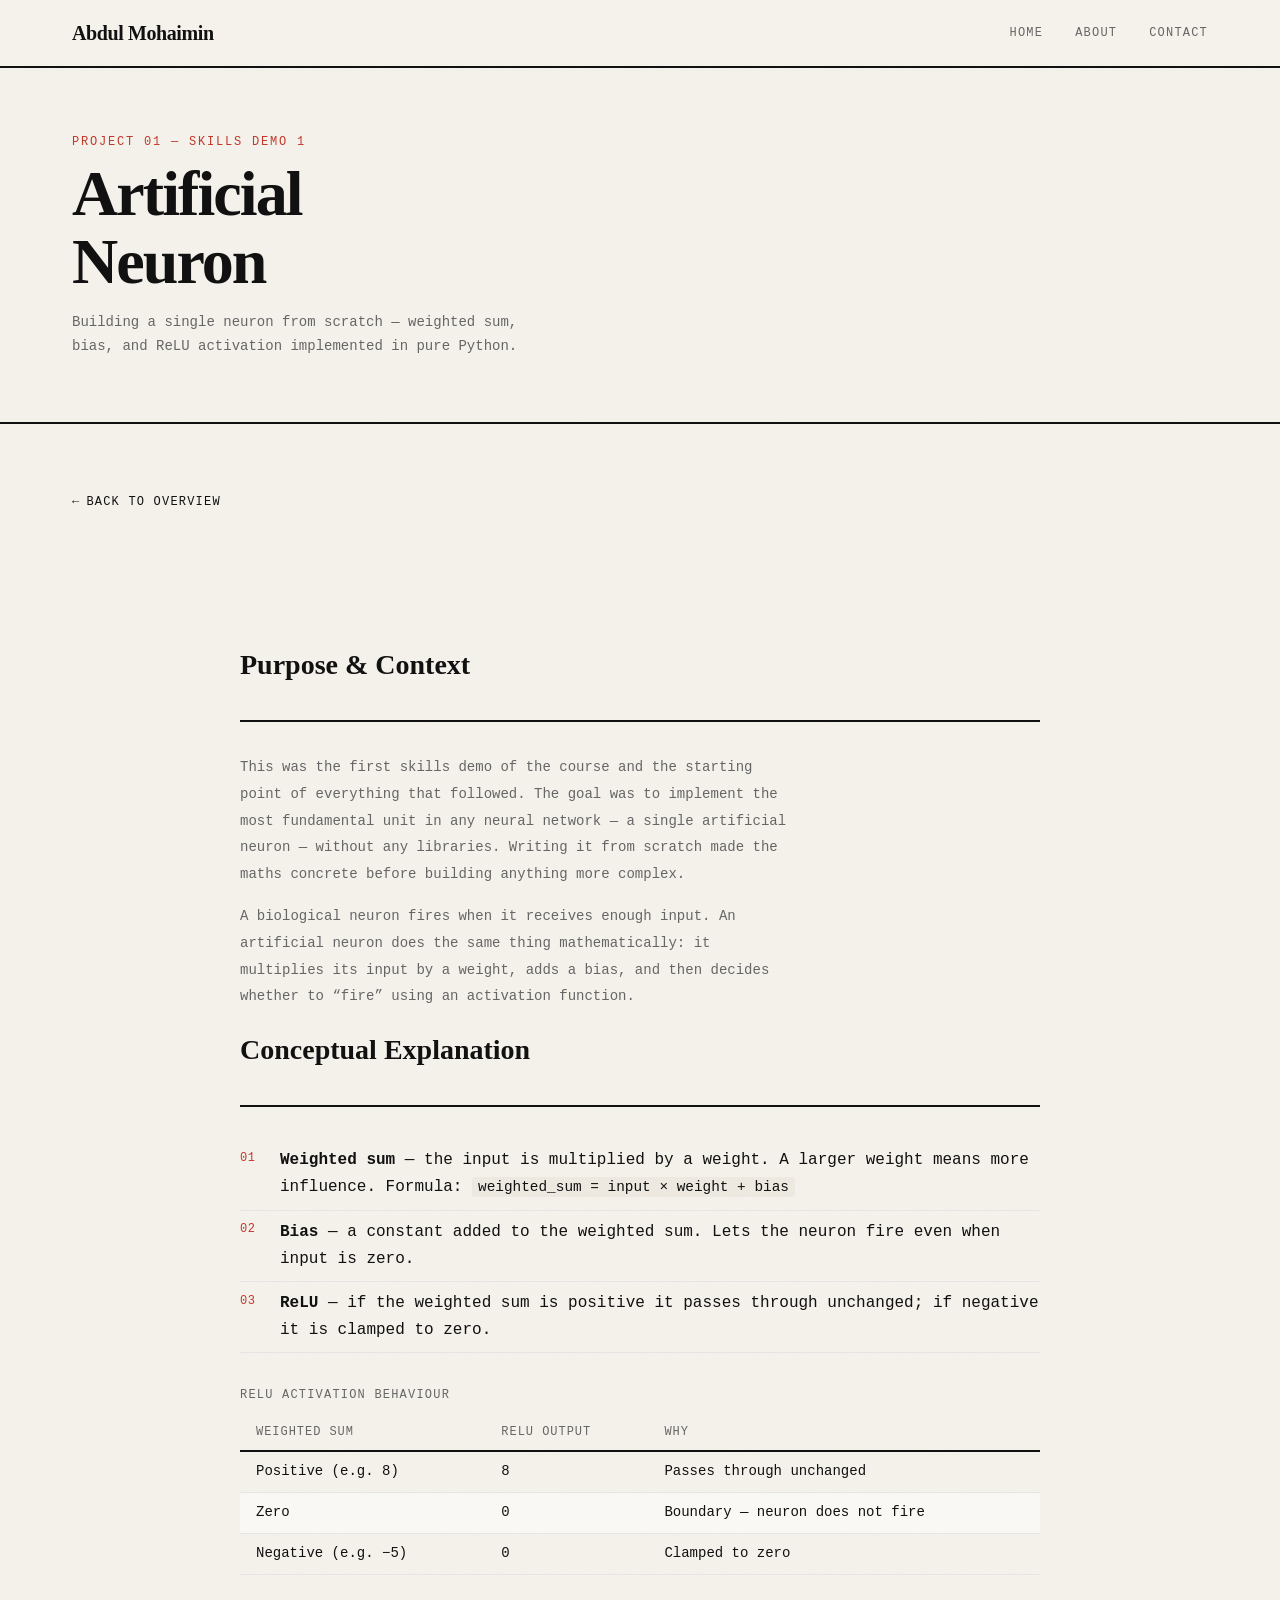
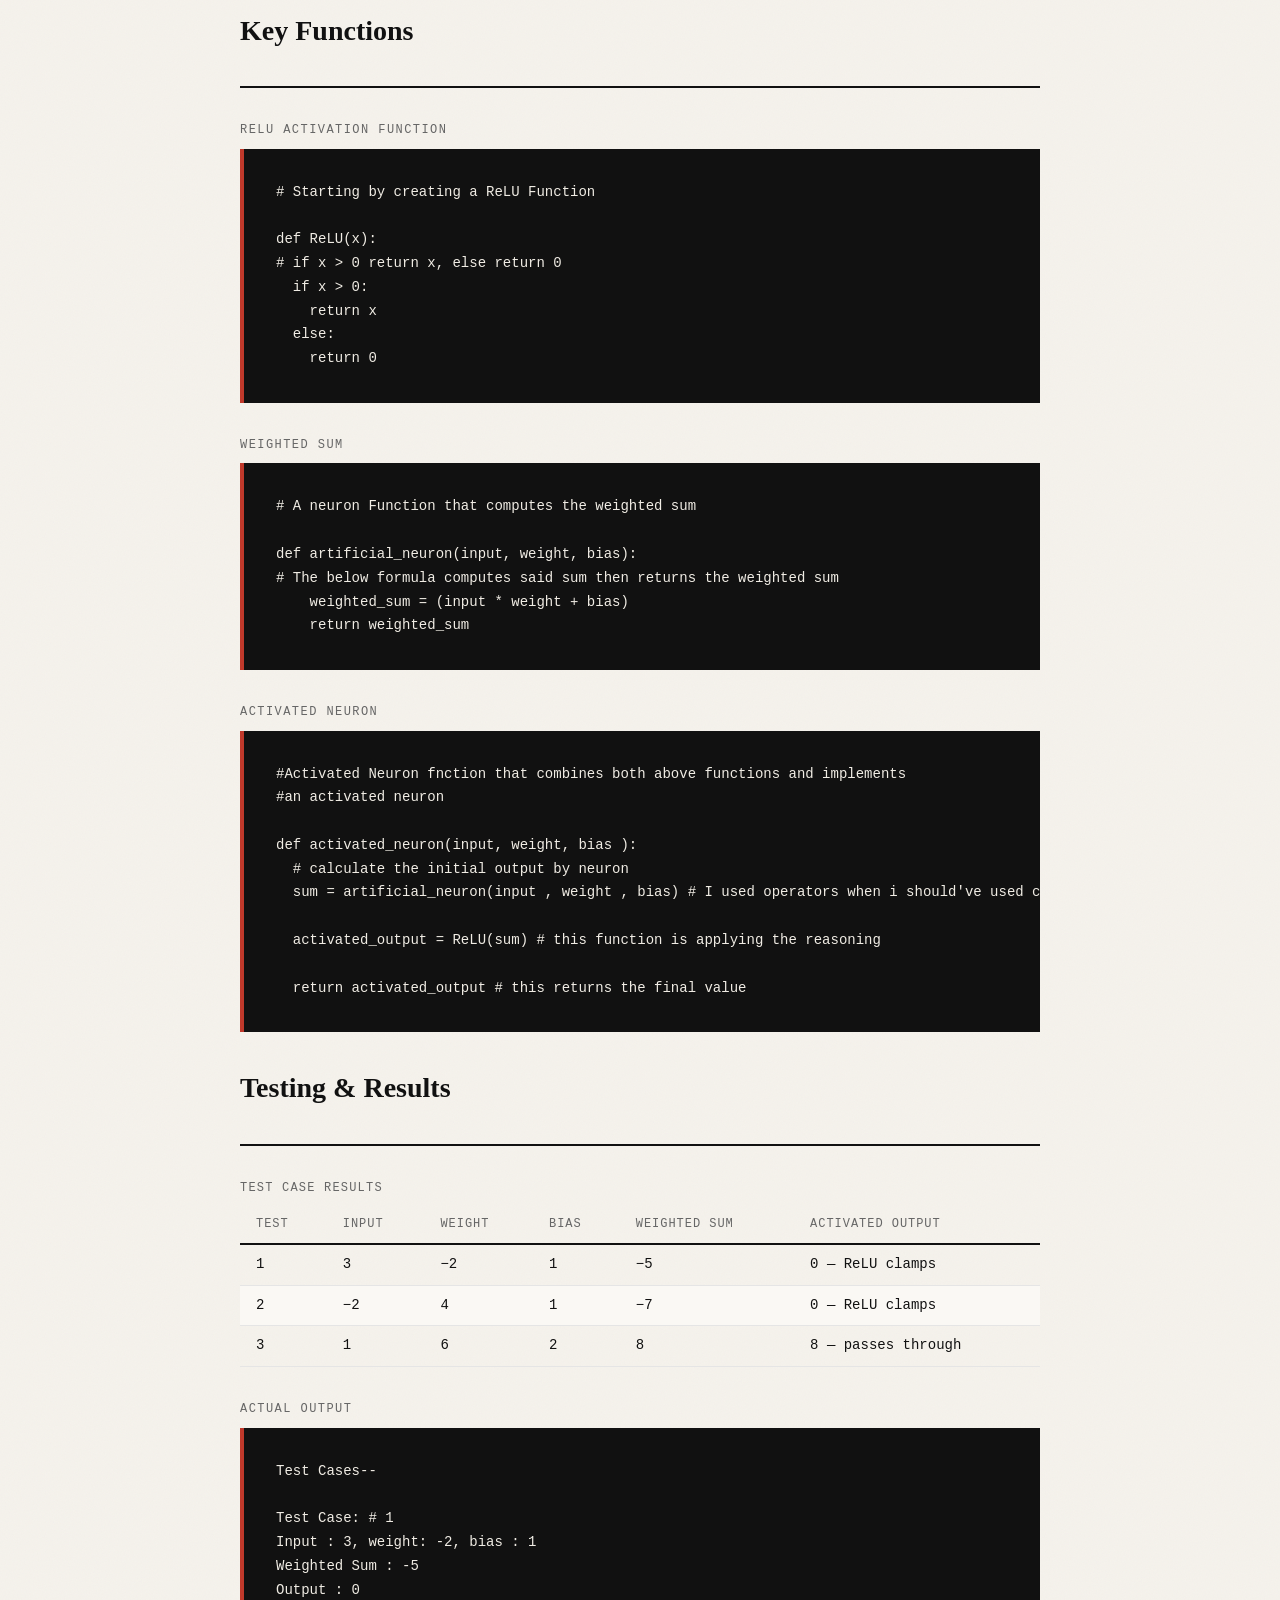
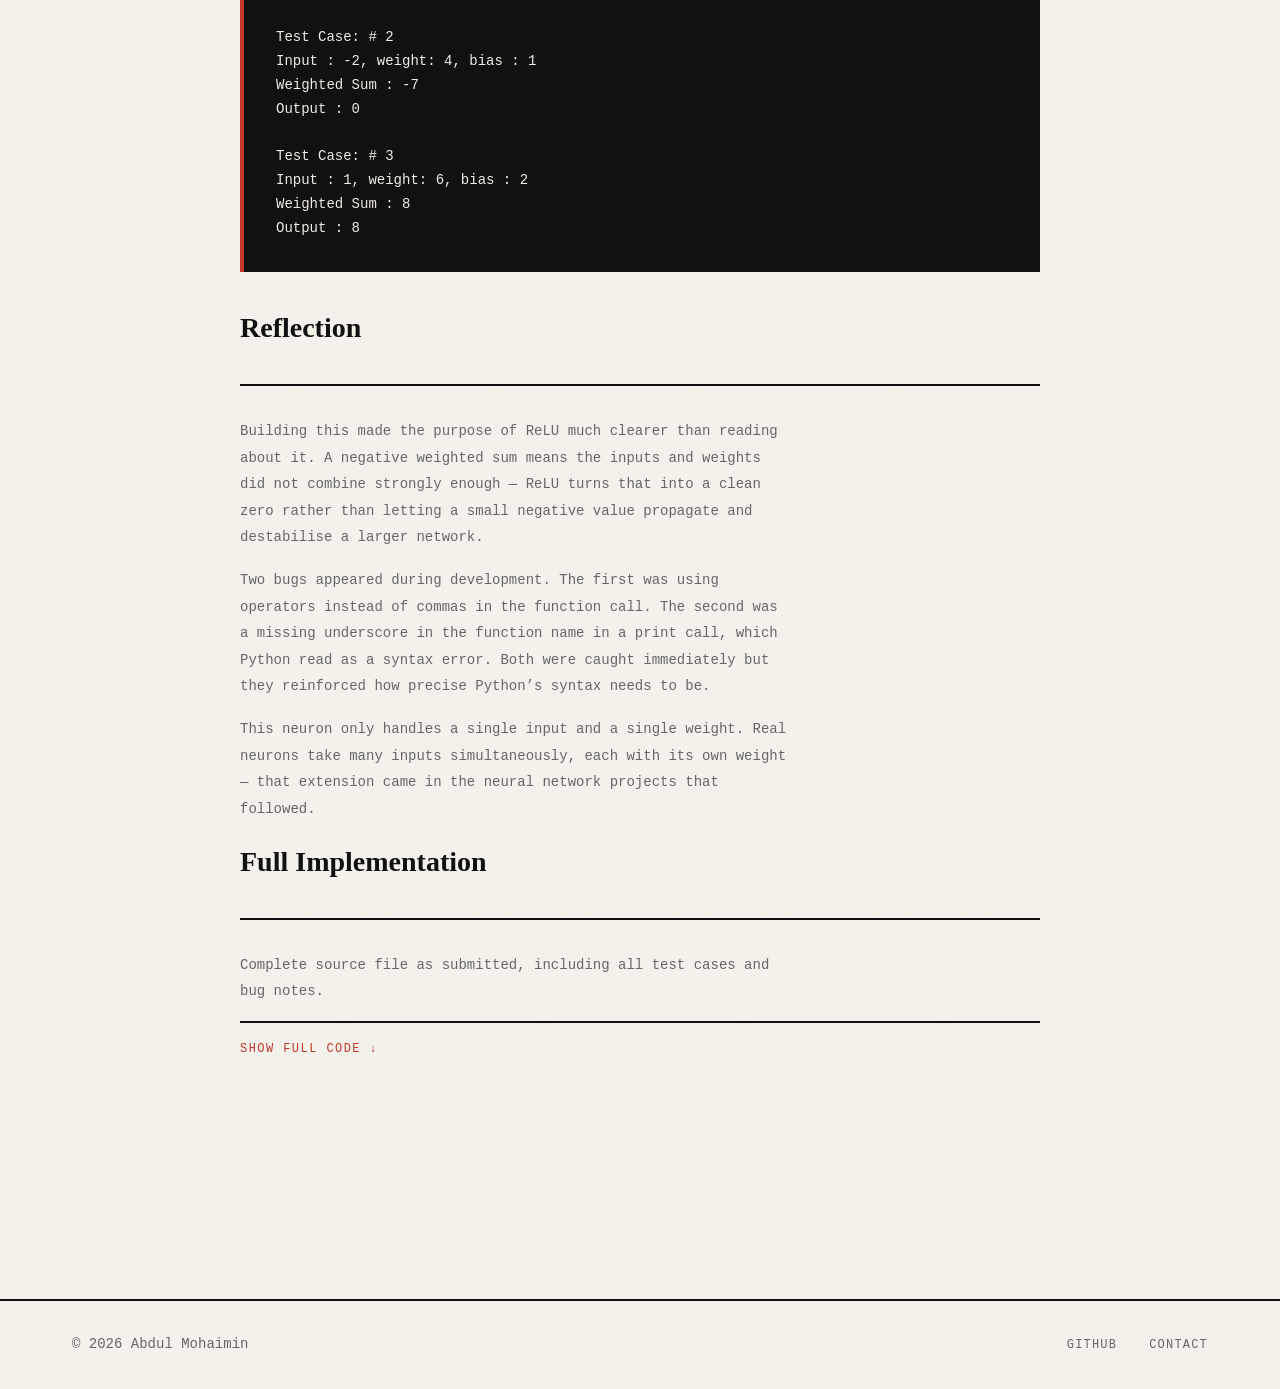
<file: neuron.html>
<!DOCTYPE html>
<html lang="en">
<head>
  <meta charset="UTF-8">
  <meta name="viewport" content="width=device-width, initial-scale=1.0">
  <title>Artificial Neuron &mdash; Abdul Mohaimin</title>
  <link rel="stylesheet" href="styles.css">
</head>

<body>

  <header class="site-header" id="site-header">
    <div class="container">
      <a href="index.html" class="site-logo">Abdul Mohaimin</a>
      <nav class="site-nav" id="main-nav" aria-label="Primary navigation">
        <ul>
          <li><a href="index.html">Home</a></li>
          <li><a href="about.html">About</a></li>
          <li><a href="contact.html">Contact</a></li>
        </ul>
      </nav>
    </div>
  </header>

  <main id="main-content">

    <section class="page-hero" aria-labelledby="project-hero-heading">
      <div class="container">
        <span class="label">Project 01 &mdash; Skills Demo 1</span>
        <h1 id="project-hero-heading">Artificial<br>Neuron</h1>
        <p>Building a single neuron from scratch &mdash; weighted sum, bias, and ReLU activation implemented in pure Python.</p>
      </div>
    </section>

    <article class="section" aria-label="Project documentation">
      <div class="container">
        <a href="overview.html" class="back-link">Back to overview</a>

        <div class="project-article">

          <section aria-labelledby="purpose-heading">
            <h2 id="purpose-heading">Purpose &amp; Context</h2>
            <hr class="rule">
            <p>
              This was the first skills demo of the course and the starting point of everything that followed.
              The goal was to implement the most fundamental unit in any neural network &mdash; a single artificial neuron &mdash;
              without any libraries. Writing it from scratch made the maths concrete before building anything more complex.
            </p>
            <p>
              A biological neuron fires when it receives enough input. An artificial neuron does the same thing mathematically:
              it multiplies its input by a weight, adds a bias, and then decides whether to &ldquo;fire&rdquo; using an activation function.
            </p>
          </section>

          <section aria-labelledby="concept-heading">
            <h2 id="concept-heading">Conceptual Explanation</h2>
            <hr class="rule">
            <ol class="doc-list">
              <li>
                <strong>Weighted sum</strong> &mdash; the input is multiplied by a weight. A larger weight means more influence.
                Formula: <code>weighted_sum = input &times; weight + bias</code>
              </li>
              <li>
                <strong>Bias</strong> &mdash; a constant added to the weighted sum. Lets the neuron fire even when input is zero.
              </li>
              <li>
                <strong>ReLU</strong> &mdash; if the weighted sum is positive it passes through unchanged; if negative it is clamped to zero.
              </li>
            </ol>

            <table class="doc-table" aria-label="ReLU behaviour">
              <caption>ReLU activation behaviour</caption>
              <thead>
                <tr>
                  <th scope="col">Weighted Sum</th>
                  <th scope="col">ReLU Output</th>
                  <th scope="col">Why</th>
                </tr>
              </thead>
              <tbody>
                <tr><td>Positive (e.g. 8)</td><td>8</td><td>Passes through unchanged</td></tr>
                <tr><td>Zero</td><td>0</td><td>Boundary &mdash; neuron does not fire</td></tr>
                <tr><td>Negative (e.g. &minus;5)</td><td>0</td><td>Clamped to zero</td></tr>
              </tbody>
            </table>
          </section>

          <section aria-labelledby="implementation-heading">
            <h2 id="implementation-heading">Key Functions</h2>
            <hr class="rule">

            <h3 class="code-label">ReLU activation function</h3>
            <pre><code># Starting by creating a ReLU Function

def ReLU(x):
# if x > 0 return x, else return 0
  if x > 0:
    return x
  else:
    return 0</code></pre>

            <h3 class="code-label">Weighted sum</h3>
            <pre><code># A neuron Function that computes the weighted sum

def artificial_neuron(input, weight, bias):
# The below formula computes said sum then returns the weighted sum
    weighted_sum = (input * weight + bias)
    return weighted_sum</code></pre>

            <h3 class="code-label">Activated neuron</h3>
            <pre><code>#Activated Neuron fnction that combines both above functions and implements
#an activated neuron

def activated_neuron(input, weight, bias ):
  # calculate the initial output by neuron
  sum = artificial_neuron(input , weight , bias) # I used operators when i should've used commas (also misspelled parametre which led to error)

  activated_output = ReLU(sum) # this function is applying the reasoning

  return activated_output # this returns the final value</code></pre>
          </section>

          <section aria-labelledby="testing-heading">
            <h2 id="testing-heading">Testing &amp; Results</h2>
            <hr class="rule">

            <table class="doc-table" aria-label="Test results">
              <caption>Test case results</caption>
              <thead>
                <tr>
                  <th scope="col">Test</th>
                  <th scope="col">Input</th>
                  <th scope="col">Weight</th>
                  <th scope="col">Bias</th>
                  <th scope="col">Weighted Sum</th>
                  <th scope="col">Activated Output</th>
                </tr>
              </thead>
              <tbody>
                <tr><td>1</td><td>3</td><td>&minus;2</td><td>1</td><td>&minus;5</td><td>0 &mdash; ReLU clamps</td></tr>
                <tr><td>2</td><td>&minus;2</td><td>4</td><td>1</td><td>&minus;7</td><td>0 &mdash; ReLU clamps</td></tr>
                <tr><td>3</td><td>1</td><td>6</td><td>2</td><td>8</td><td>8 &mdash; passes through</td></tr>
              </tbody>
            </table>

            <h3 class="code-label">Actual output</h3>
            <pre><code>Test Cases--

Test Case: # 1
Input : 3, weight: -2, bias : 1
Weighted Sum : -5
Output : 0

Test Case: # 2
Input : -2, weight: 4, bias : 1
Weighted Sum : -7
Output : 0

Test Case: # 3
Input : 1, weight: 6, bias : 2
Weighted Sum : 8
Output : 8</code></pre>
          </section>

          <section aria-labelledby="reflection-heading">
            <h2 id="reflection-heading">Reflection</h2>
            <hr class="rule">
            <p>
              Building this made the purpose of ReLU much clearer than reading about it. A negative weighted sum means the
              inputs and weights did not combine strongly enough &mdash; ReLU turns that into a clean zero rather than letting
              a small negative value propagate and destabilise a larger network.
            </p>
            <p>
              Two bugs appeared during development. The first was using operators instead of commas in the function call.
              The second was a missing underscore in the function name in a print call, which Python read as a syntax error.
              Both were caught immediately but they reinforced how precise Python&rsquo;s syntax needs to be.
            </p>
            <p>
              This neuron only handles a single input and a single weight. Real neurons take many inputs simultaneously,
              each with its own weight &mdash; that extension came in the neural network projects that followed.
            </p>
          </section>

          <section aria-labelledby="full-code-heading">
            <h2 id="full-code-heading">Full Implementation</h2>
            <hr class="rule">
            <p>Complete source file as submitted, including all test cases and bug notes.</p>
            <details class="code-details">
              <summary class="code-details-summary">Show full code &darr;</summary>
              <pre><code># -*- coding: utf-8 -*-
"""Untitled7.ipynb

Automatically generated by Colab.

Original file is located at
    https://colab.research.google.com/drive/1Ivss7h56KBIbTyjm8-JCLllxphdshcrU
"""

# Starting by creating a ReLU Function

def ReLU(x):
# if x > 0 return x, else return 0
  if x > 0:
    return x
  else:
    return 0

# A neuron Function that computes the weighted sum

def artificial_neuron(input, weight, bias):
# The below formula computes said sum then returns the weighted sum
    weighted_sum = (input * weight + bias)
    return weighted_sum

#Activated Neuron fnction that combines both above functions and implements
#an activated neuron

def activated_neuron(input, weight, bias ):
  # calculate the initial output by neuron
  sum = artificial_neuron(input , weight , bias) # I used operators when i should've used commas (also misspelled parametre which led to error)

  activated_output = ReLU(sum) # this function is applying the reasoning

  return activated_output # this returns the final value

# TEST Cases
counter = 1

print('Test Cases--\n')

print(f'Test Case: # {counter}')
print('Input : 3, weight: -2, bias : 1 \n')

print(f'Weighted Sum : {artificial_neuron(3, -2, 1)}')
print(f'Output : {activated_neuron(3, -2, 1 )}\n')
#  print('Output : ', activated neuron(3, -2, 1 ))
#SyntaxError: invalid syntax. Perhaps you forgot a comma? (forgot _ )

counter +=1

print(f'Test Case: # {counter}')
print('Input : -2, weight: 4, bias : 1 \n')

print(f'Weighted Sum : {artificial_neuron(-2, 4, 1)}')
print(f'Output : {activated_neuron(-2, 4, 1)}\n')

counter +=1

print(f'Test Case: # {counter}')
print('Input : 1, weight: 6, bias : 2 \n')

print(f'Weighted Sum : {artificial_neuron(1, 6, 2)}')
print(f'Output : {activated_neuron(1, 6, 2)}\n')</code></pre>
            </details>
          </section>

        </div>
      </div>
    </article>

  </main>

  <footer class="site-footer" id="site-footer">
    <div class="container">
      <p class="footer-name">&copy; 2026 Abdul Mohaimin</p>
      <nav class="footer-links" aria-label="External profiles">
        <a href="https://github.com/abdulm20" target="_blank" rel="noopener">GitHub</a>
        <a href="contact.html">Contact</a>
      </nav>
    </div>
  </footer>

</body>
</html>
</file>
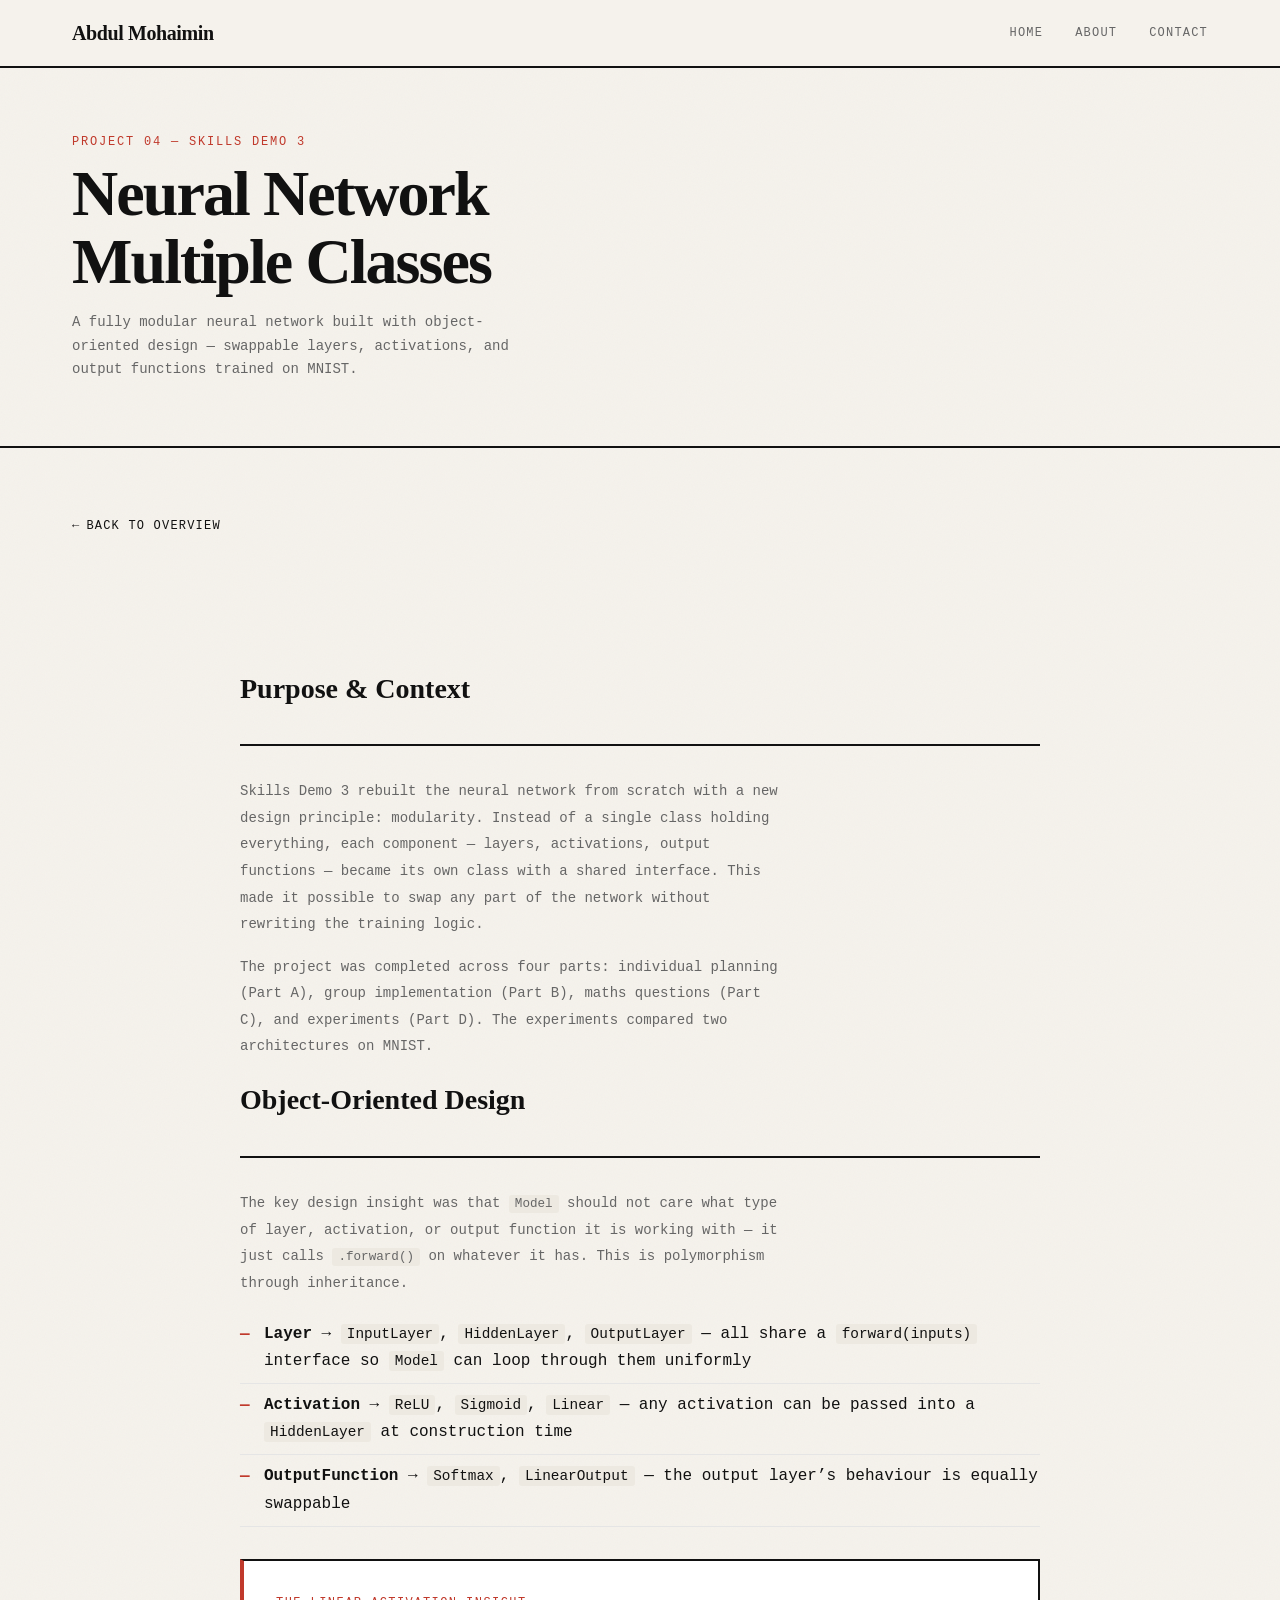
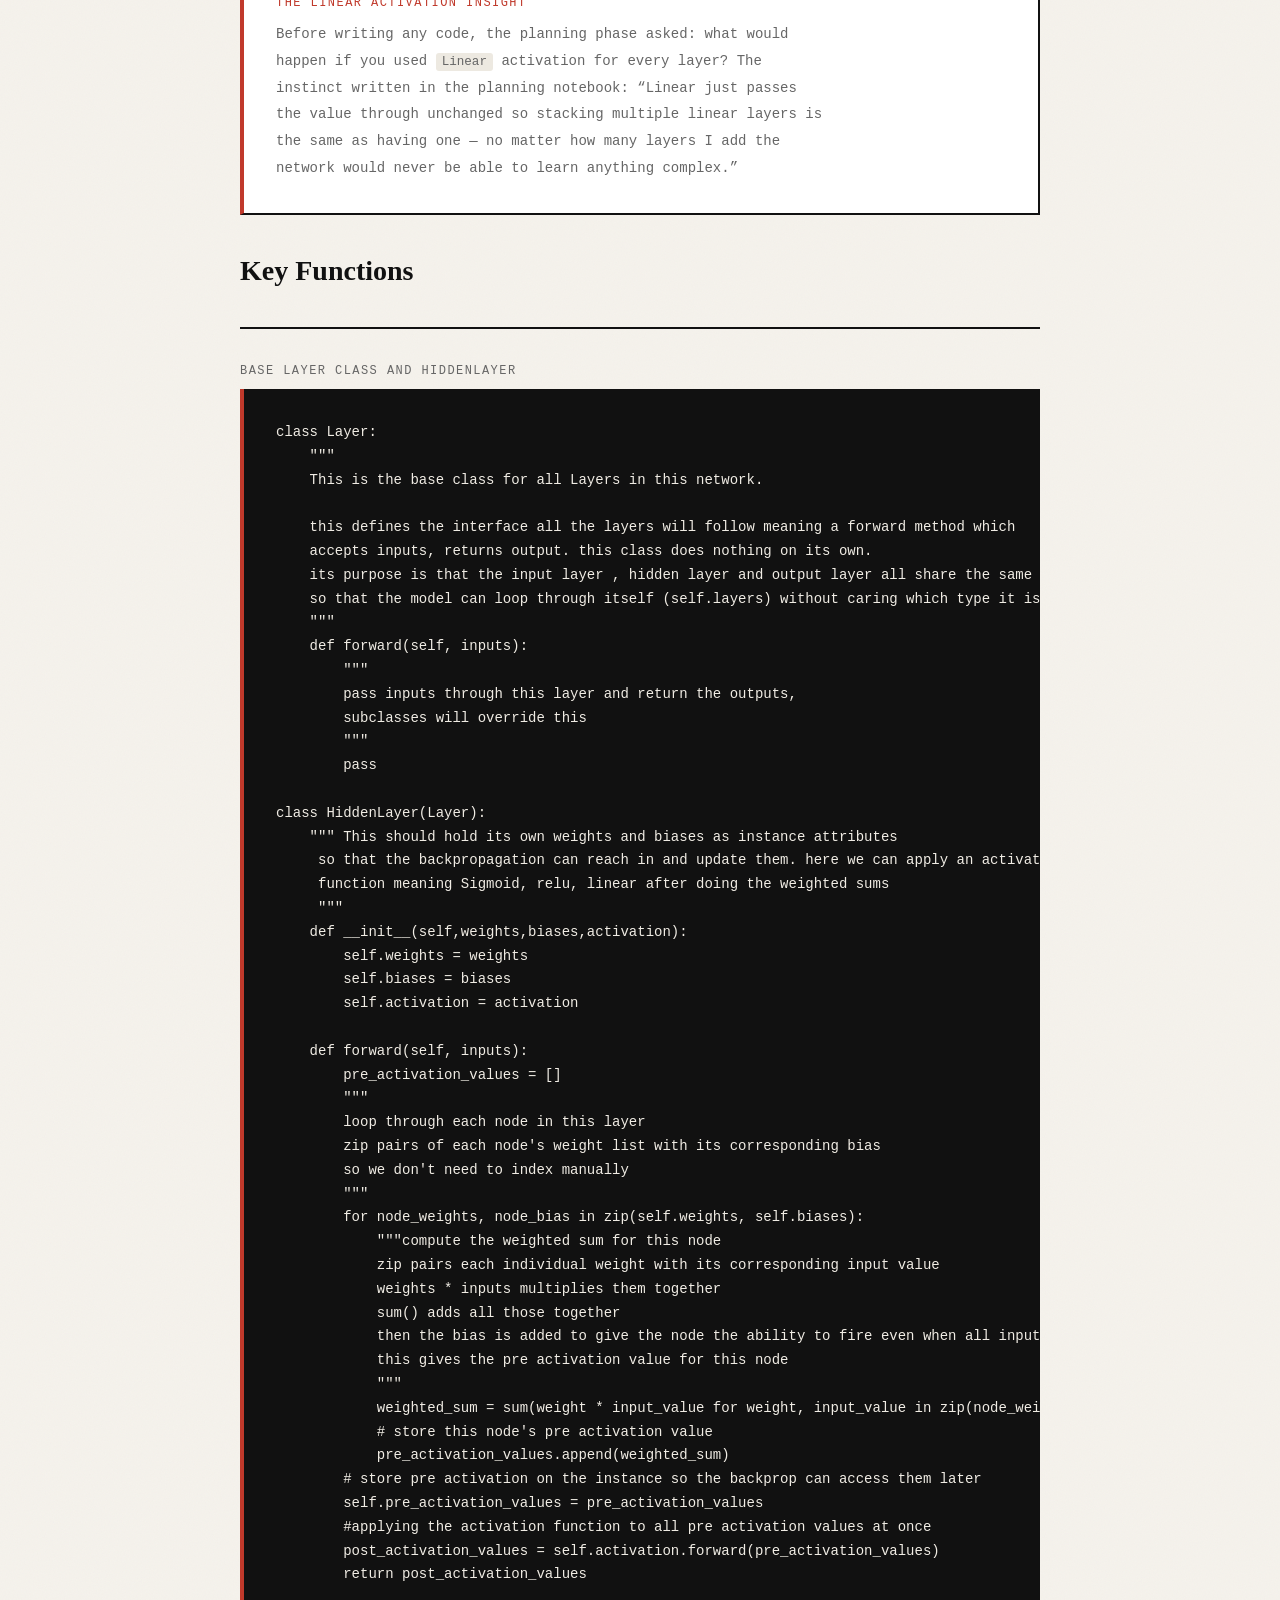
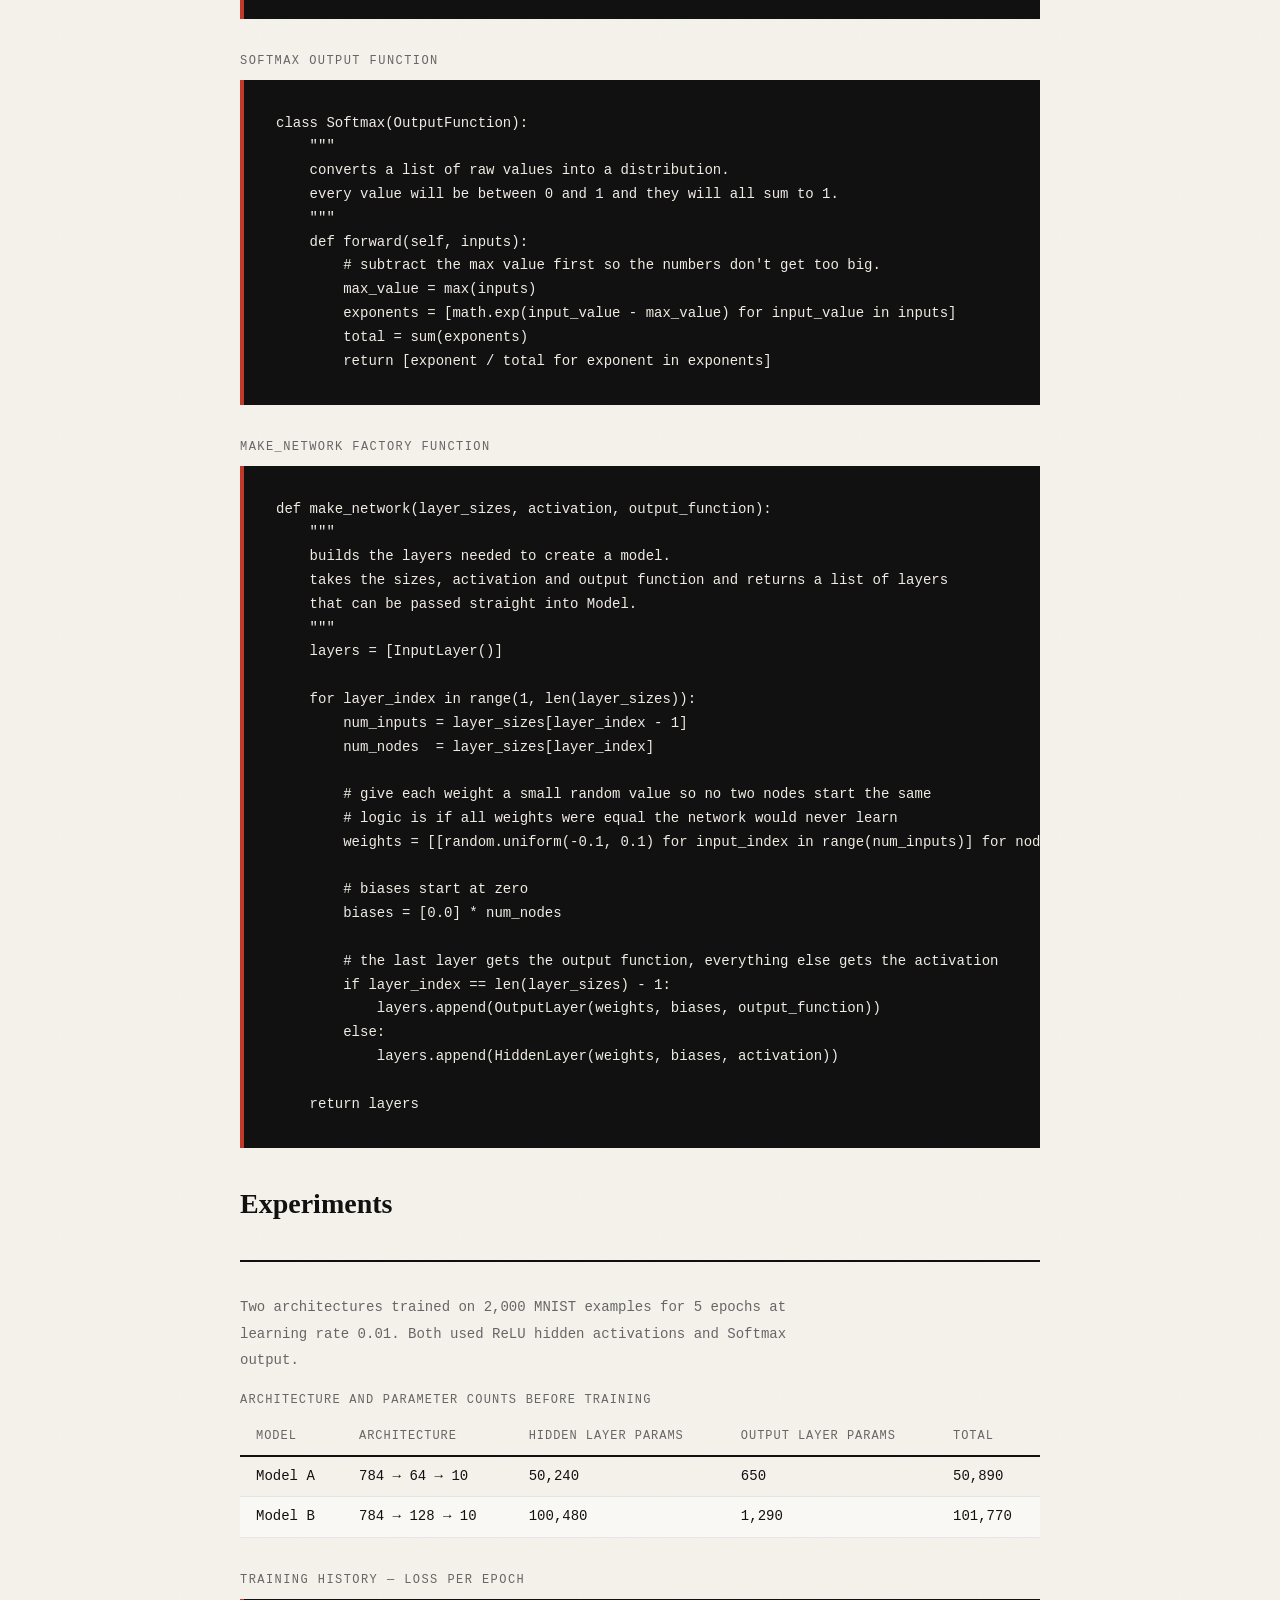
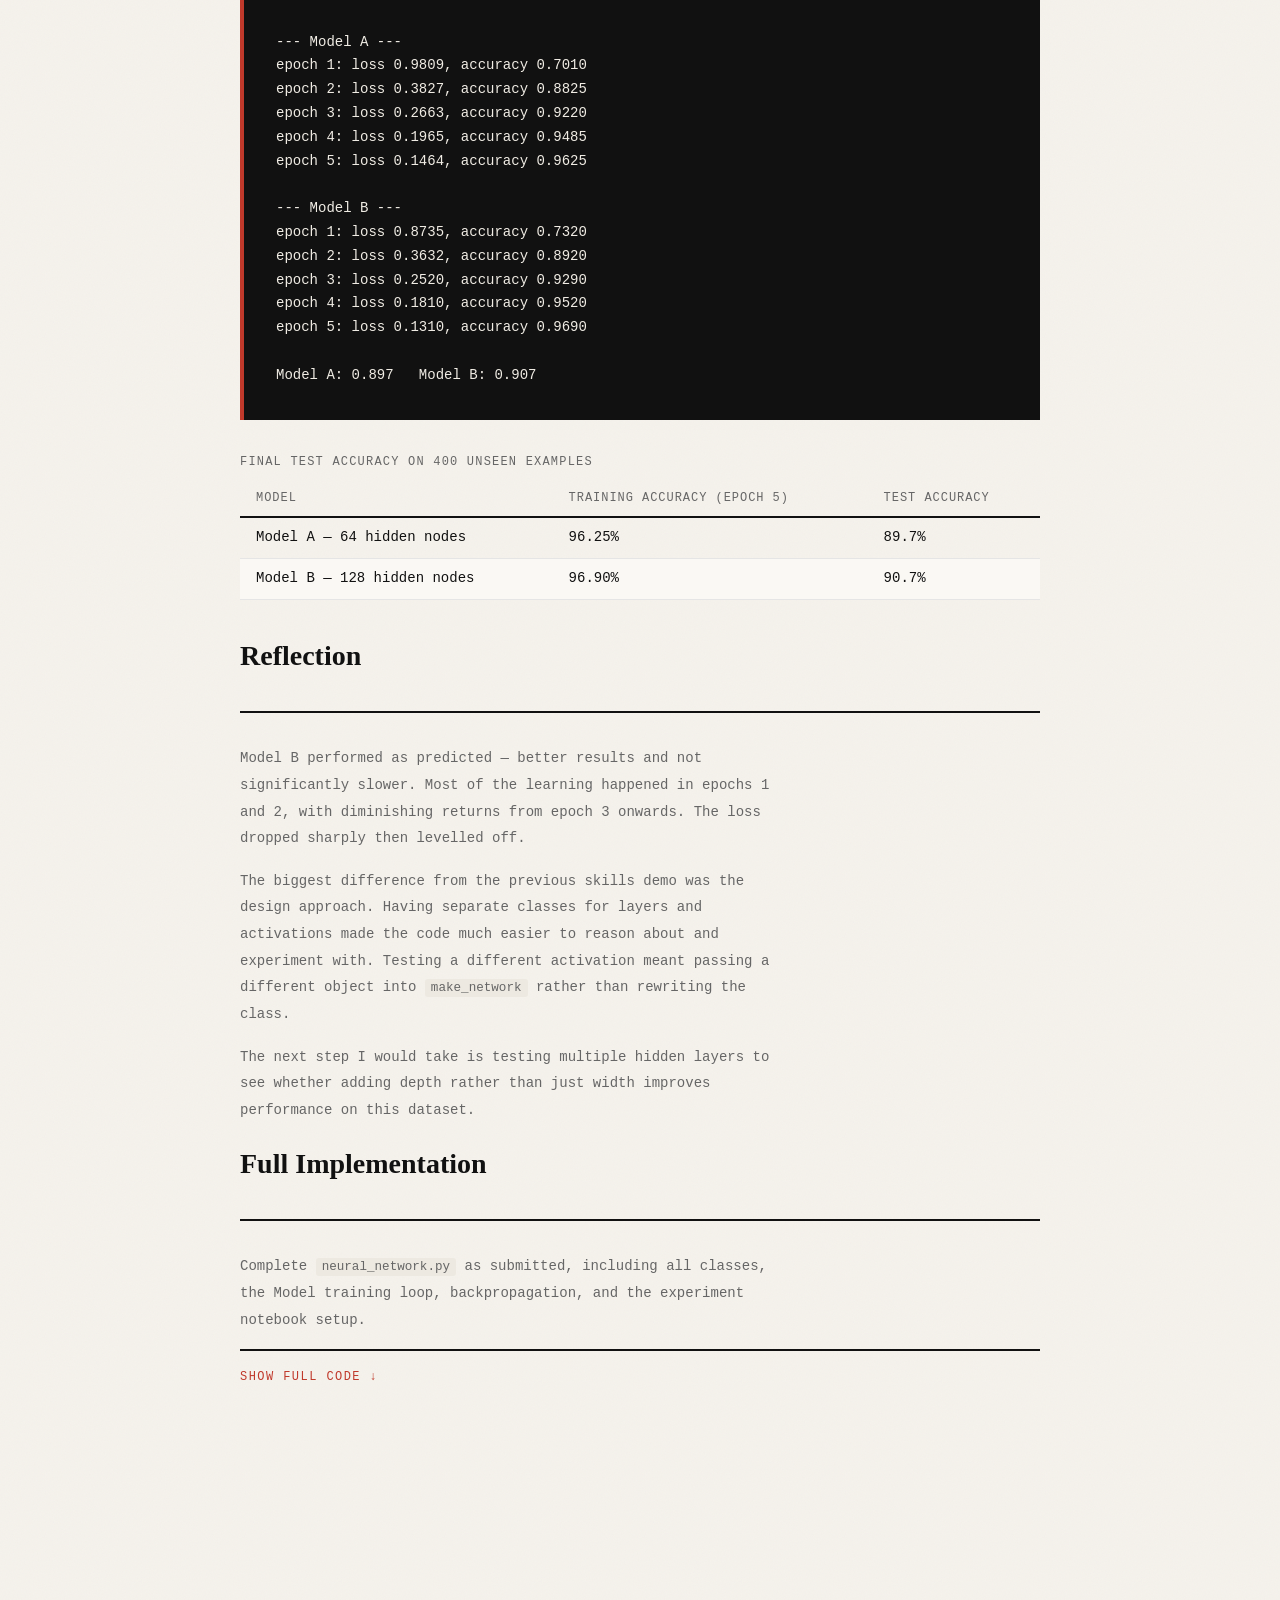
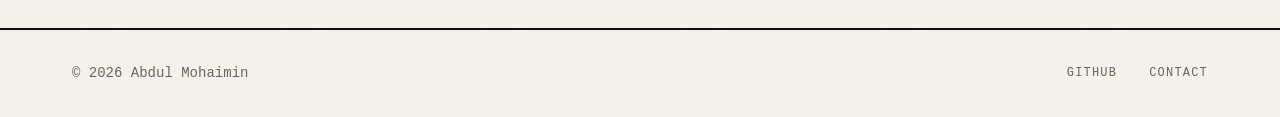
<file: nn-multi.html>
<!DOCTYPE html>
<html lang="en">
<head>
  <meta charset="UTF-8">
  <meta name="viewport" content="width=device-width, initial-scale=1.0">
  <title>Neural Network: Multiple Classes &mdash; Abdul Mohaimin</title>
  <link rel="stylesheet" href="styles.css">
</head>

<body>

  <header class="site-header" id="site-header">
    <div class="container">
      <a href="index.html" class="site-logo">Abdul Mohaimin</a>
      <nav class="site-nav" id="main-nav" aria-label="Primary navigation">
        <ul>
          <li><a href="index.html">Home</a></li>
          <li><a href="about.html">About</a></li>
          <li><a href="contact.html">Contact</a></li>
        </ul>
      </nav>
    </div>
  </header>

  <main id="main-content">

    <section class="page-hero" aria-labelledby="project-hero-heading">
      <div class="container">
        <span class="label">Project 04 &mdash; Skills Demo 3</span>
        <h1 id="project-hero-heading">Neural Network<br>Multiple Classes</h1>
        <p>A fully modular neural network built with object-oriented design &mdash; swappable layers, activations, and output functions trained on MNIST.</p>
      </div>
    </section>

    <article class="section" aria-label="Project documentation">
      <div class="container">
        <a href="overview.html" class="back-link">Back to overview</a>

        <div class="project-article">

          <section aria-labelledby="purpose-heading">
            <h2 id="purpose-heading">Purpose &amp; Context</h2>
            <hr class="rule">
            <p>
              Skills Demo 3 rebuilt the neural network from scratch with a new design principle: modularity.
              Instead of a single class holding everything, each component &mdash; layers, activations, output functions &mdash;
              became its own class with a shared interface. This made it possible to swap any part of the network
              without rewriting the training logic.
            </p>
            <p>
              The project was completed across four parts: individual planning (Part A), group implementation (Part B),
              maths questions (Part C), and experiments (Part D). The experiments compared two architectures on MNIST.
            </p>
          </section>

          <section aria-labelledby="design-heading">
            <h2 id="design-heading">Object-Oriented Design</h2>
            <hr class="rule">
            <p>
              The key design insight was that <code>Model</code> should not care what type of layer,
              activation, or output function it is working with &mdash; it just calls <code>.forward()</code>
              on whatever it has. This is polymorphism through inheritance.
            </p>
            <ul class="doc-list">
              <li>
                <strong>Layer</strong> &rarr; <code>InputLayer</code>, <code>HiddenLayer</code>, <code>OutputLayer</code>
                &mdash; all share a <code>forward(inputs)</code> interface so <code>Model</code> can loop through them uniformly
              </li>
              <li>
                <strong>Activation</strong> &rarr; <code>ReLU</code>, <code>Sigmoid</code>, <code>Linear</code>
                &mdash; any activation can be passed into a <code>HiddenLayer</code> at construction time
              </li>
              <li>
                <strong>OutputFunction</strong> &rarr; <code>Softmax</code>, <code>LinearOutput</code>
                &mdash; the output layer&rsquo;s behaviour is equally swappable
              </li>
            </ul>

            <aside class="doc-aside" aria-label="Linear activation insight">
              <h3>The Linear activation insight</h3>
              <p>
                Before writing any code, the planning phase asked: what would happen if you used <code>Linear</code>
                activation for every layer? The instinct written in the planning notebook: &ldquo;Linear just passes
                the value through unchanged so stacking multiple linear layers is the same as having one &mdash;
                no matter how many layers I add the network would never be able to learn anything complex.&rdquo;
              </p>
            </aside>
          </section>

          <section aria-labelledby="implementation-heading">
            <h2 id="implementation-heading">Key Functions</h2>
            <hr class="rule">

            <h3 class="code-label">Base Layer class and HiddenLayer</h3>
            <pre><code>class Layer:
    """
    This is the base class for all Layers in this network.

    this defines the interface all the layers will follow meaning a forward method which
    accepts inputs, returns output. this class does nothing on its own.
    its purpose is that the input layer , hidden layer and output layer all share the same shape
    so that the model can loop through itself (self.layers) without caring which type it is.
    """
    def forward(self, inputs):
        """
        pass inputs through this layer and return the outputs,
        subclasses will override this
        """
        pass

class HiddenLayer(Layer):
    """ This should hold its own weights and biases as instance attributes
     so that the backpropagation can reach in and update them. here we can apply an activation
     function meaning Sigmoid, relu, linear after doing the weighted sums
     """
    def __init__(self,weights,biases,activation):
        self.weights = weights
        self.biases = biases
        self.activation = activation

    def forward(self, inputs):
        pre_activation_values = []
        """
        loop through each node in this layer
        zip pairs of each node's weight list with its corresponding bias
        so we don't need to index manually
        """
        for node_weights, node_bias in zip(self.weights, self.biases):
            """compute the weighted sum for this node
            zip pairs each individual weight with its corresponding input value
            weights * inputs multiplies them together
            sum() adds all those together
            then the bias is added to give the node the ability to fire even when all inputs are zero
            this gives the pre activation value for this node
            """
            weighted_sum = sum(weight * input_value for weight, input_value in zip(node_weights, inputs)) + node_bias
            # store this node's pre activation value
            pre_activation_values.append(weighted_sum)
        # store pre activation on the instance so the backprop can access them later
        self.pre_activation_values = pre_activation_values
        #applying the activation function to all pre activation values at once
        post_activation_values = self.activation.forward(pre_activation_values)
        return post_activation_values</code></pre>

            <h3 class="code-label">Softmax output function</h3>
            <pre><code>class Softmax(OutputFunction):
    """
    converts a list of raw values into a distribution.
    every value will be between 0 and 1 and they will all sum to 1.
    """
    def forward(self, inputs):
        # subtract the max value first so the numbers don't get too big.
        max_value = max(inputs)
        exponents = [math.exp(input_value - max_value) for input_value in inputs]
        total = sum(exponents)
        return [exponent / total for exponent in exponents]</code></pre>

            <h3 class="code-label">make_network factory function</h3>
            <pre><code>def make_network(layer_sizes, activation, output_function):
    """
    builds the layers needed to create a model.
    takes the sizes, activation and output function and returns a list of layers
    that can be passed straight into Model.
    """
    layers = [InputLayer()]

    for layer_index in range(1, len(layer_sizes)):
        num_inputs = layer_sizes[layer_index - 1]
        num_nodes  = layer_sizes[layer_index]

        # give each weight a small random value so no two nodes start the same
        # logic is if all weights were equal the network would never learn
        weights = [[random.uniform(-0.1, 0.1) for input_index in range(num_inputs)] for node_index in range(num_nodes)]

        # biases start at zero
        biases = [0.0] * num_nodes

        # the last layer gets the output function, everything else gets the activation
        if layer_index == len(layer_sizes) - 1:
            layers.append(OutputLayer(weights, biases, output_function))
        else:
            layers.append(HiddenLayer(weights, biases, activation))

    return layers</code></pre>
          </section>

          <section aria-labelledby="experiments-heading">
            <h2 id="experiments-heading">Experiments</h2>
            <hr class="rule">
            <p>
              Two architectures trained on 2,000 MNIST examples for 5 epochs at learning rate 0.01.
              Both used ReLU hidden activations and Softmax output.
            </p>

            <table class="doc-table" aria-label="Architecture comparison">
              <caption>Architecture and parameter counts before training</caption>
              <thead>
                <tr>
                  <th scope="col">Model</th>
                  <th scope="col">Architecture</th>
                  <th scope="col">Hidden Layer Params</th>
                  <th scope="col">Output Layer Params</th>
                  <th scope="col">Total</th>
                </tr>
              </thead>
              <tbody>
                <tr>
                  <td>Model A</td>
                  <td>784 &rarr; 64 &rarr; 10</td>
                  <td>50,240</td>
                  <td>650</td>
                  <td>50,890</td>
                </tr>
                <tr>
                  <td>Model B</td>
                  <td>784 &rarr; 128 &rarr; 10</td>
                  <td>100,480</td>
                  <td>1,290</td>
                  <td>101,770</td>
                </tr>
              </tbody>
            </table>

            <h3 class="code-label">Training history &mdash; loss per epoch</h3>
            <pre><code>--- Model A ---
epoch 1: loss 0.9809, accuracy 0.7010
epoch 2: loss 0.3827, accuracy 0.8825
epoch 3: loss 0.2663, accuracy 0.9220
epoch 4: loss 0.1965, accuracy 0.9485
epoch 5: loss 0.1464, accuracy 0.9625

--- Model B ---
epoch 1: loss 0.8735, accuracy 0.7320
epoch 2: loss 0.3632, accuracy 0.8920
epoch 3: loss 0.2520, accuracy 0.9290
epoch 4: loss 0.1810, accuracy 0.9520
epoch 5: loss 0.1310, accuracy 0.9690

Model A: 0.897   Model B: 0.907</code></pre>

            <table class="doc-table" aria-label="Final test accuracy">
              <caption>Final test accuracy on 400 unseen examples</caption>
              <thead>
                <tr>
                  <th scope="col">Model</th>
                  <th scope="col">Training Accuracy (epoch 5)</th>
                  <th scope="col">Test Accuracy</th>
                </tr>
              </thead>
              <tbody>
                <tr><td>Model A &mdash; 64 hidden nodes</td><td>96.25%</td><td>89.7%</td></tr>
                <tr><td>Model B &mdash; 128 hidden nodes</td><td>96.90%</td><td>90.7%</td></tr>
              </tbody>
            </table>
          </section>

          <section aria-labelledby="reflection-heading">
            <h2 id="reflection-heading">Reflection</h2>
            <hr class="rule">
            <p>
              Model B performed as predicted &mdash; better results and not significantly slower. Most of the learning
              happened in epochs 1 and 2, with diminishing returns from epoch 3 onwards. The loss dropped sharply
              then levelled off.
            </p>
            <p>
              The biggest difference from the previous skills demo was the design approach. Having separate classes for
              layers and activations made the code much easier to reason about and experiment with. Testing a different
              activation meant passing a different object into <code>make_network</code> rather than rewriting the class.
            </p>
            <p>
              The next step I would take is testing multiple hidden layers to see whether adding depth rather than just
              width improves performance on this dataset.
            </p>
          </section>

          <section aria-labelledby="full-code-heading">
            <h2 id="full-code-heading">Full Implementation</h2>
            <hr class="rule">
            <p>Complete <code>neural_network.py</code> as submitted, including all classes, the Model training loop, backpropagation, and the experiment notebook setup.</p>
            <details class="code-details">
              <summary class="code-details-summary">Show full code &darr;</summary>
              <pre><code>import random
import math

class Layer:
    """
    This is the base class for all Layers in this network.

    this defines the interface all the layers will follow meaning a forward method which
    accepts inputs, returns output. this class does nothing on its own.
    its purpose is that the input layer , hidden layer and output layer all share the same shape
    so that the model can loop through itself (self.layers) without caring which type it is.
    """
    def forward(self, inputs):
        """
        pass inputs through this layer and return the outputs,
        subclasses will override this
        """
        pass

class InputLayer(Layer):
    """
    this is the first layer in the network
    it will do nothing but accept inputs and pass them through unchanged meaning no weights,
    biases nor activations
    """
    def forward(self,inputs):
        return inputs.copy()
    """because when you are handing info the assumption is either it is modifiying
    the object your dealing with or the thing ou had it is"""

class HiddenLayer(Layer):
    """ This should hold its own weights and biases as instance attributes
     so that the backpropagation can reach in and update them. here we can apply an activation
     function meaning Sigmoid, relu, linear after doing the weighted sums
     """
    def __init__(self,weights,biases,activation):
        self.weights = weights
        self.biases = biases
        self.activation = activation

    def forward(self, inputs):
        """
        as we send it forward in from this layer we need to compute the weighted sum for each node
        then add the bias then apply the activation function

        we will also store the pre activation values for back propagation as learned in the
        previous skills demo these values are important
        we also need this to return a list of post activation values
        """
        pre_activation_values = []
        """
        loop through each node in this layer
        zip pairs of each node's weight list with its corresponding bias
        so we don't need to index manually
        """
        for node_weights, node_bias in zip(self.weights, self.biases):
            """compute the weighted sum for this node
            zip pairs each individual weight with its corresponding input value
            weights * inputs multiplies them together
            sum() adds all those together
            then the bias is added to give the node the ability to fire even when all inputs are zero
            this gives the pre activation value for this node
            """
            weighted_sum = sum(weight * input_value for weight, input_value in zip(node_weights, inputs)) + node_bias
            # store this node's pre activation value
            pre_activation_values.append(weighted_sum)
        # store pre activation on the instance so the backprop can access them later
        self.pre_activation_values = pre_activation_values
        #applying the activation function to all pre activation values at once
        post_activation_values = self.activation.forward(pre_activation_values)
        return post_activation_values

class OutputLayer(Layer):
    """ the final layer in the network
    like hidden layer it holds weights and biases as instance attributes.
    instead of an activation function it holds an output function
    meaning softmax or linear which produces the final predictions.
    """
    def __init__(self, weights, biases, output_function):
        self.weights         = weights
        self.biases          = biases
        self.output_function = output_function

    def forward(self, inputs):
        """
        compute weighted sums for all output nodes, then apply the output function.
        stores pre_activation_values for backpropagation.
        """
        pre_activation_values = []
        # same weighted sum logic as hidden layer
        for node_weights, node_bias in zip(self.weights, self.biases):
            weighted_sum = sum (weight * input_value for weight, input_value in zip(node_weights, inputs)) + node_bias
            pre_activation_values.append(weighted_sum)
        self.pre_activation_values = pre_activation_values
        #apply the output function to all pre-activation values at once
        #this gives us the final predictions of the network
        output_values = self.output_function.forward(pre_activation_values)
        return output_values

class Activation:
    """
    base class for all activation functions in this network.
    defines the system all activation functions must follow meaning a forward method
    that accepts a list of pre activation values and returns a list of post-activation values.
    """
    def forward(self, inputs):
        pass

class Sigmoid(Activation):
    """
    applies the sigmoid function to each value individually.
    squashes any value into a range between 0 and 1.
    """
    def forward(self, inputs):
        # apply sigmoid to each value in the list
        return [1 / (1 + math.exp(-input_value)) for input_value in inputs]

class ReLU(Activation):
    """
    applies the RELU function to each value individually.
    returns the value if positive, zero if negative.
    """
    def forward(self, inputs):
        # if the value is positive pass it through, if negative return zero
        return [max(0, input_value) for input_value in inputs]

class Linear(Activation):
    """
    passes values through unchanged.
    used in experiments to demonstrate that a network with no non-linearity
    collapses to a single linear transformation regardless of depth.
    """
    def forward(self, inputs):
        # returning the values unchanged
        return inputs.copy()

class OutputFunction:
    """
    base class for all output functions in this network.
    """
    def forward(self, inputs):
        pass

class Softmax(OutputFunction):
    """
    converts a list of raw values into a distribution.
    every value will be between 0 and 1 and they will all sum to 1.
    """
    def forward(self, inputs):
        # subtract the max value first so the numbers don't get too big.
        max_value = max(inputs)
        exponents = [math.exp(input_value - max_value) for input_value in inputs]
        total = sum(exponents)
        return [exponent / total for exponent in exponents]

class LinearOutput(OutputFunction):
    """
    passes values through unchanged.
    this is the alternative output function for experiments.
    """
    def forward(self, inputs):
        # return values unchanged
        return inputs.copy()

class Model:
    """
    holds all the layers and is responsible for running the network.
    it handles training, prediction, and evaluation.
    """

    def __init__(self, layers):
        """
        layers: a list of Layer objects in order from input to output
        """
        self.layers  = layers
        self.history = {'loss': [], 'accuracy': []}

    def forward(self, inputs):
        """
        pass the inputs through every layer in order.
        the output of each layer becomes the input to the next.
        returns the final output of the network.
        """
        current_values = inputs

        # pass data through each layer in order
        for layer in self.layers:
            current_values = layer.forward(current_values)

        return current_values

    def predict(self, inputs):
        """
        run a forward pass and return the predicted class index.
        the predicted class is whichever output node has the highest value.
        """
        output_values = self.forward(inputs)

        #find the index of the highest value that is the predicted class
        return output_values.index(max(output_values))

    def evaluate(self, dataset):
        """
        run predict on every example in the dataset.
        return which were correct as a float between 0 and 1.
        """
        correct = 0

        for inputs, label in dataset:
            #bug test
            if isinstance(label, list):
                label = label.index(max(label))
            if self.predict(inputs) == label:
                correct += 1

        return correct / len(dataset)

    def describe(self):
        """
        prints the structure of the network and the total parameter count.
        weights and biases both count as parameters.
        """
        total_parameters = 0

        for layer in self.layers:
            # only hidden and output layers have parameters
            if isinstance(layer, (HiddenLayer, OutputLayer)):
                layer_parameters = sum(len(node_weights) for node_weights in layer.weights) + len(layer.biases)
                total_parameters += layer_parameters
                print(f'layer: {len(layer.biases)} nodes, {layer_parameters} parameters')

        print(f'total parameters: {total_parameters}')

    def fit(self, dataset, epochs, learning_rate):
        """
        train the network on the dataset for a given number of epochs.
        stores loss and accuracy per epoch in self.history.
        """
        for epoch in range(epochs):
            epoch_loss = 0
            correct = 0

            for inputs, label in dataset:
                #bug test
                if isinstance(label, list):
                    label = label.index(max(label))
                # run the forward pass once and collect inputs to each layer
                layer_inputs = [inputs]
                for layer in self.layers:
                    layer_inputs.append(layer.forward(layer_inputs[-1]))

                output_values = layer_inputs[-1]

                # calculate the loss for this example
                loss = -math.log(output_values[label] + 1e-12)
                epoch_loss += loss

                # check if the prediction was correct
                if output_values.index(max(output_values)) == label:
                    correct += 1

                # backward pass updates weights and biases
                self._backprop(label, layer_inputs, learning_rate)

            # store the average loss and accuracy for this epoch
            self.history['loss'].append(epoch_loss / len(dataset))
            self.history['accuracy'].append(correct / len(dataset))

            print(f'epoch {epoch + 1}: loss {epoch_loss / len(dataset):.4f}, accuracy {correct / len(dataset):.4f}')

    def _backprop(self, label, layer_inputs, learning_rate):
        """
        update weights and biases using backpropagation.
        works backwards through the layers computing deltas and applying updates.
        layer_inputs is collected during the forward pass in fit() and passed in directly.
        """
        # compute delta for the output layer
        output_values = layer_inputs[-1]
        delta = [output_values[node_index] - (1 if node_index == label else 0) for node_index in
                 range(len(output_values))]

        # work backwards through hidden and output layers
        for layer_index in range(len(self.layers) - 1, 0,-1):
            layer = self.layers[layer_index]

            if isinstance(layer, (HiddenLayer, OutputLayer)):
                layer_input =layer_inputs[layer_index]

                # save weights before updating needed to compute delta for the layer below
                saved_weights = [node_weights[:] for node_weights in layer.weights]

                # update weights and biases for each node in this layer
                for node_index in range(len(layer.weights)):
                    for weight_index in range(len(layer.weights[node_index])):
                        layer.weights[node_index][weight_index] -= learning_rate * delta[node_index] * layer_input[weight_index]
                    layer.biases[node_index] -= learning_rate * delta[node_index]

                # compute delta for the next layer down
                if layer_index > 1:
                    previous_layer = self.layers[layer_index - 1]
                    pre_activation = previous_layer.pre_activation_values
                    new_delta = []

                    for node_index in range(len(layer_input)):
                        grad = sum(saved_weights[j][node_index] * delta[j] for j in range(len(delta)))
                        relu_deriv = 1.0 if pre_activation[node_index] > 0 else 0.0
                        new_delta.append(grad * relu_deriv)

                    delta = new_delta

def make_network(layer_sizes, activation, output_function):
    """
    builds the layers needed to create a model.
    takes the sizes, activation and output function and returns a list of layers
    that can be passed straight into Model.
    """
    layers = [InputLayer()]

    for layer_index in range(1, len(layer_sizes)):
        num_inputs = layer_sizes[layer_index - 1]
        num_nodes  = layer_sizes[layer_index]

        # give each weight a small random value so no two nodes start the same
        # logic is if all weights were equal the network would never learn
        weights = [[random.uniform(-0.1, 0.1) for input_index in range(num_inputs)] for node_index in range(num_nodes)]

        # biases start at zero
        biases = [0.0] * num_nodes

        # the last layer gets the output function, everything else gets the activation
        if layer_index == len(layer_sizes) - 1:
            layers.append(OutputLayer(weights, biases, output_function))
        else:
            layers.append(HiddenLayer(weights, biases, activation))

    return layers


# --- Part D: Experiments ---

# Architecture A: one hidden layer, smaller
model_a = Model(make_network([784, 64, 10], ReLU(), Softmax()))

# Architecture B: one hidden layer, larger
model_b = Model(make_network([784, 128, 10], ReLU(), Softmax()))

# Describe both before training.
# Note down the parameter count for each
model_a.describe()
model_b.describe()

# My prediction before training:
# Model A -- I expect it to train faster due to fewer parameters but reach a lower accuracy
# Model B -- I expect it to reach a higher accuracy due to more parameters and more capacity
#            to learn and it might be slower but not significantly
# more nodes in the hidden layer means it can learn more complex patterns in the data

EPOCHS = 5
LR = 0.01

# N = len(X_train) = 2000
# E = EPOCHS = 5

print("--- Model A ---")
model_a.fit(list(zip(X_train, y_train)), EPOCHS, LR)

print("\n--- Model B ---")
model_b.fit(list(zip(X_train, y_train)), EPOCHS, LR)

# Evaluate both on the test set.
acc_a = model_a.evaluate(list(zip(X_test, y_test)))
acc_b = model_b.evaluate(list(zip(X_test, y_test)))
print(f"Model A: {acc_a:.3f}   Model B: {acc_b:.3f}")

# Print training history
def show_history(history, label):
    print(f"\n{label} — loss per epoch:")
    for i, loss in enumerate(history):
        bar = '#' * max(1, int(loss * 20))
        print(f"  Epoch {i+1:2d}: {bar}  ({loss:.4f})")

show_history(model_a.history['loss'], 'Model A')
show_history(model_b.history['loss'], 'Model B')

# Reflection:
# Model B performed as i predicted -- better results and not significantly slower
#
# Most of the learning happened in epoch 1 and 2 and a little bit in 3 and then subtly in 4 and 5
# loss dropped sharply then leveled off
#
# what I did here was that i tested one hidden layer but different sizes next I'd like to test
# multiple hidden layers and compare the results and whether that has a effect on this dataset</code></pre>
            </details>
          </section>

        </div>
      </div>
    </article>

  </main>

  <footer class="site-footer" id="site-footer">
    <div class="container">
      <p class="footer-name">&copy; 2026 Abdul Mohaimin</p>
      <nav class="footer-links" aria-label="External profiles">
        <a href="https://github.com/abdulm20" target="_blank" rel="noopener">GitHub</a>
        <a href="contact.html">Contact</a>
      </nav>
    </div>
  </footer>

</body>
</html>
</file>
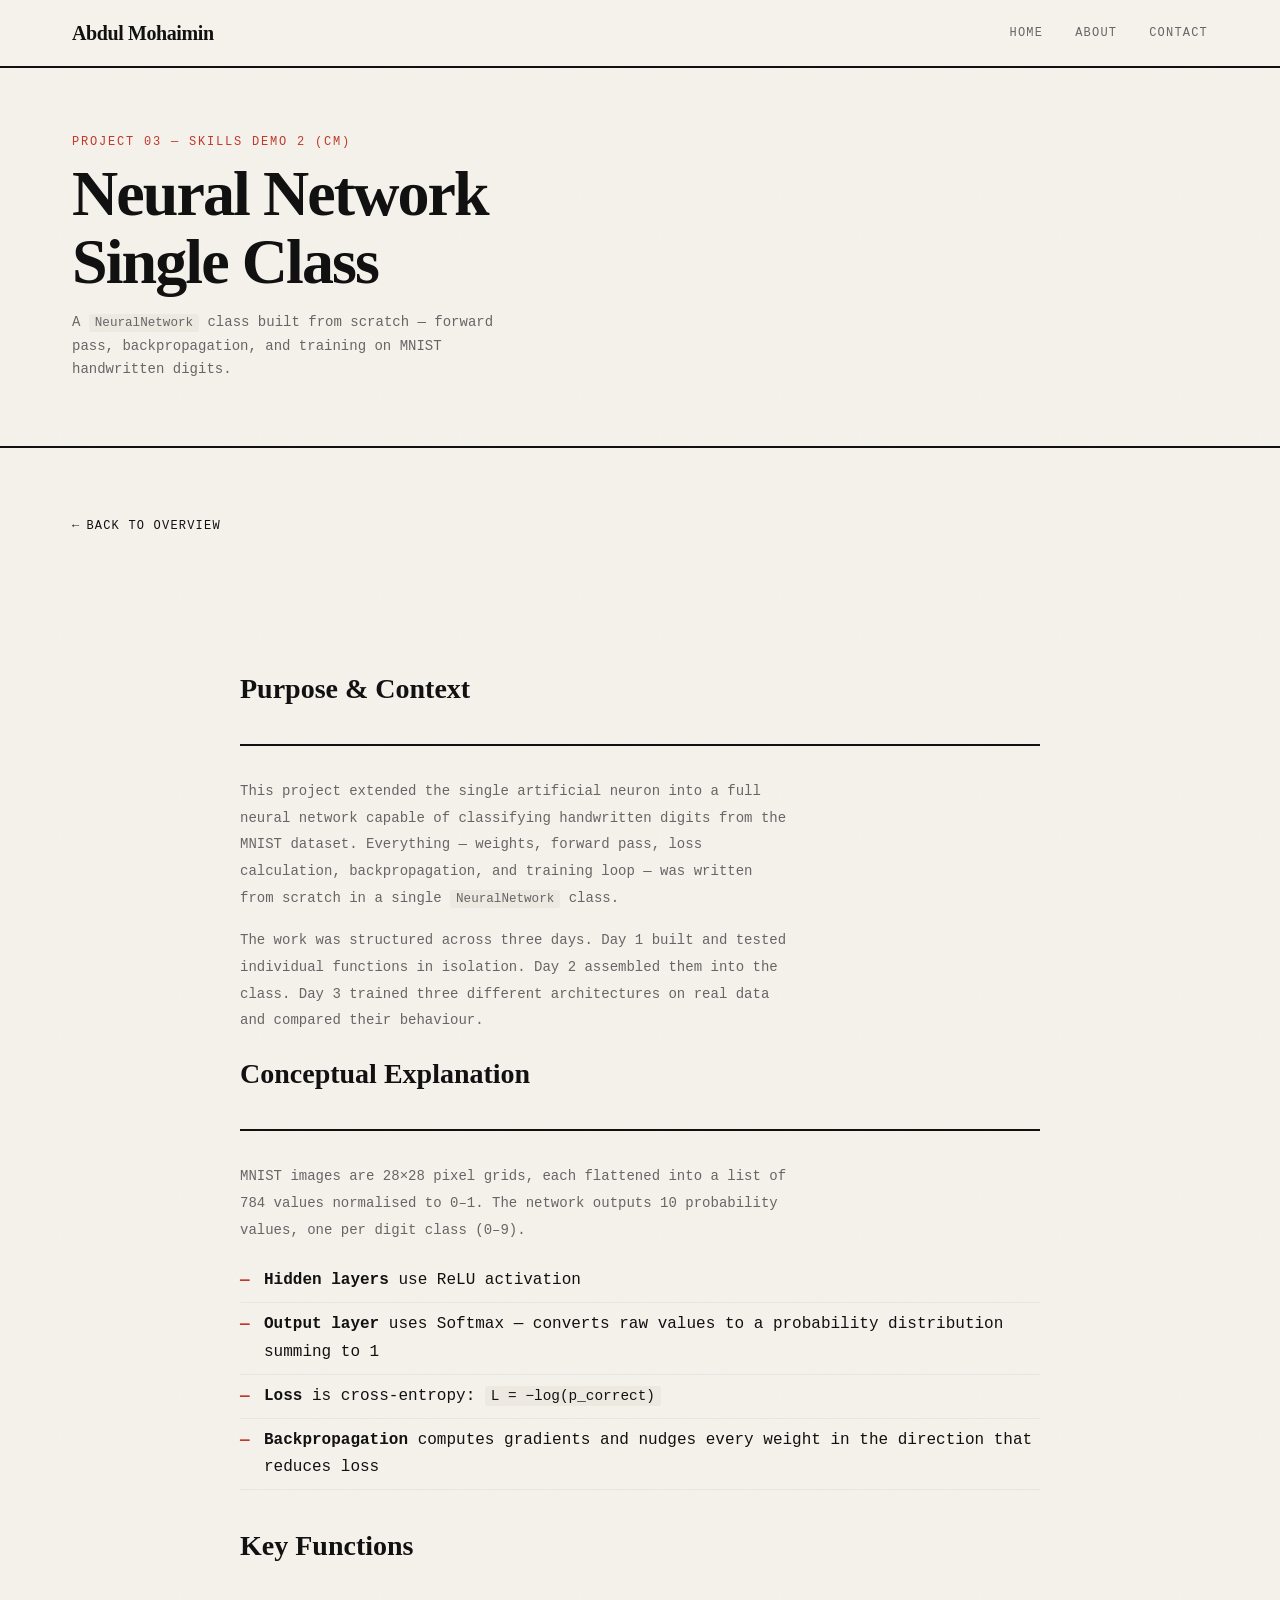
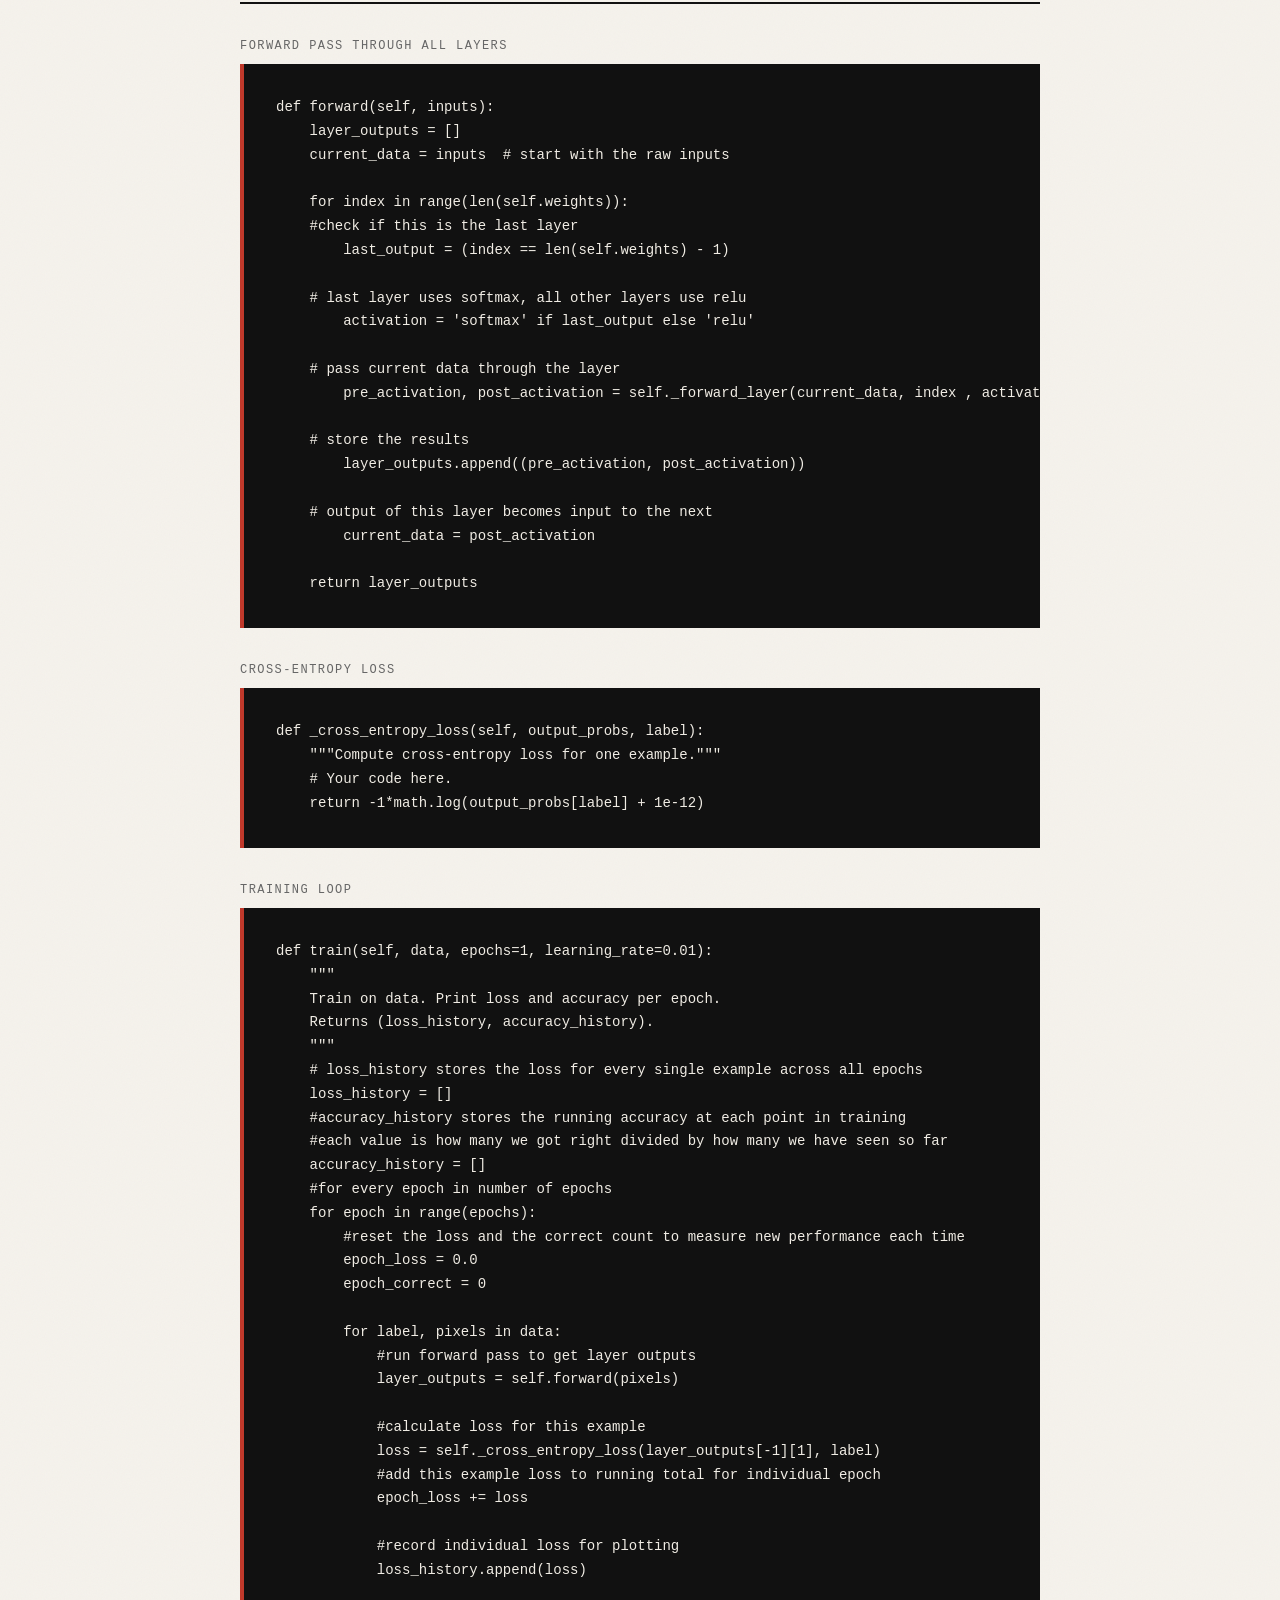
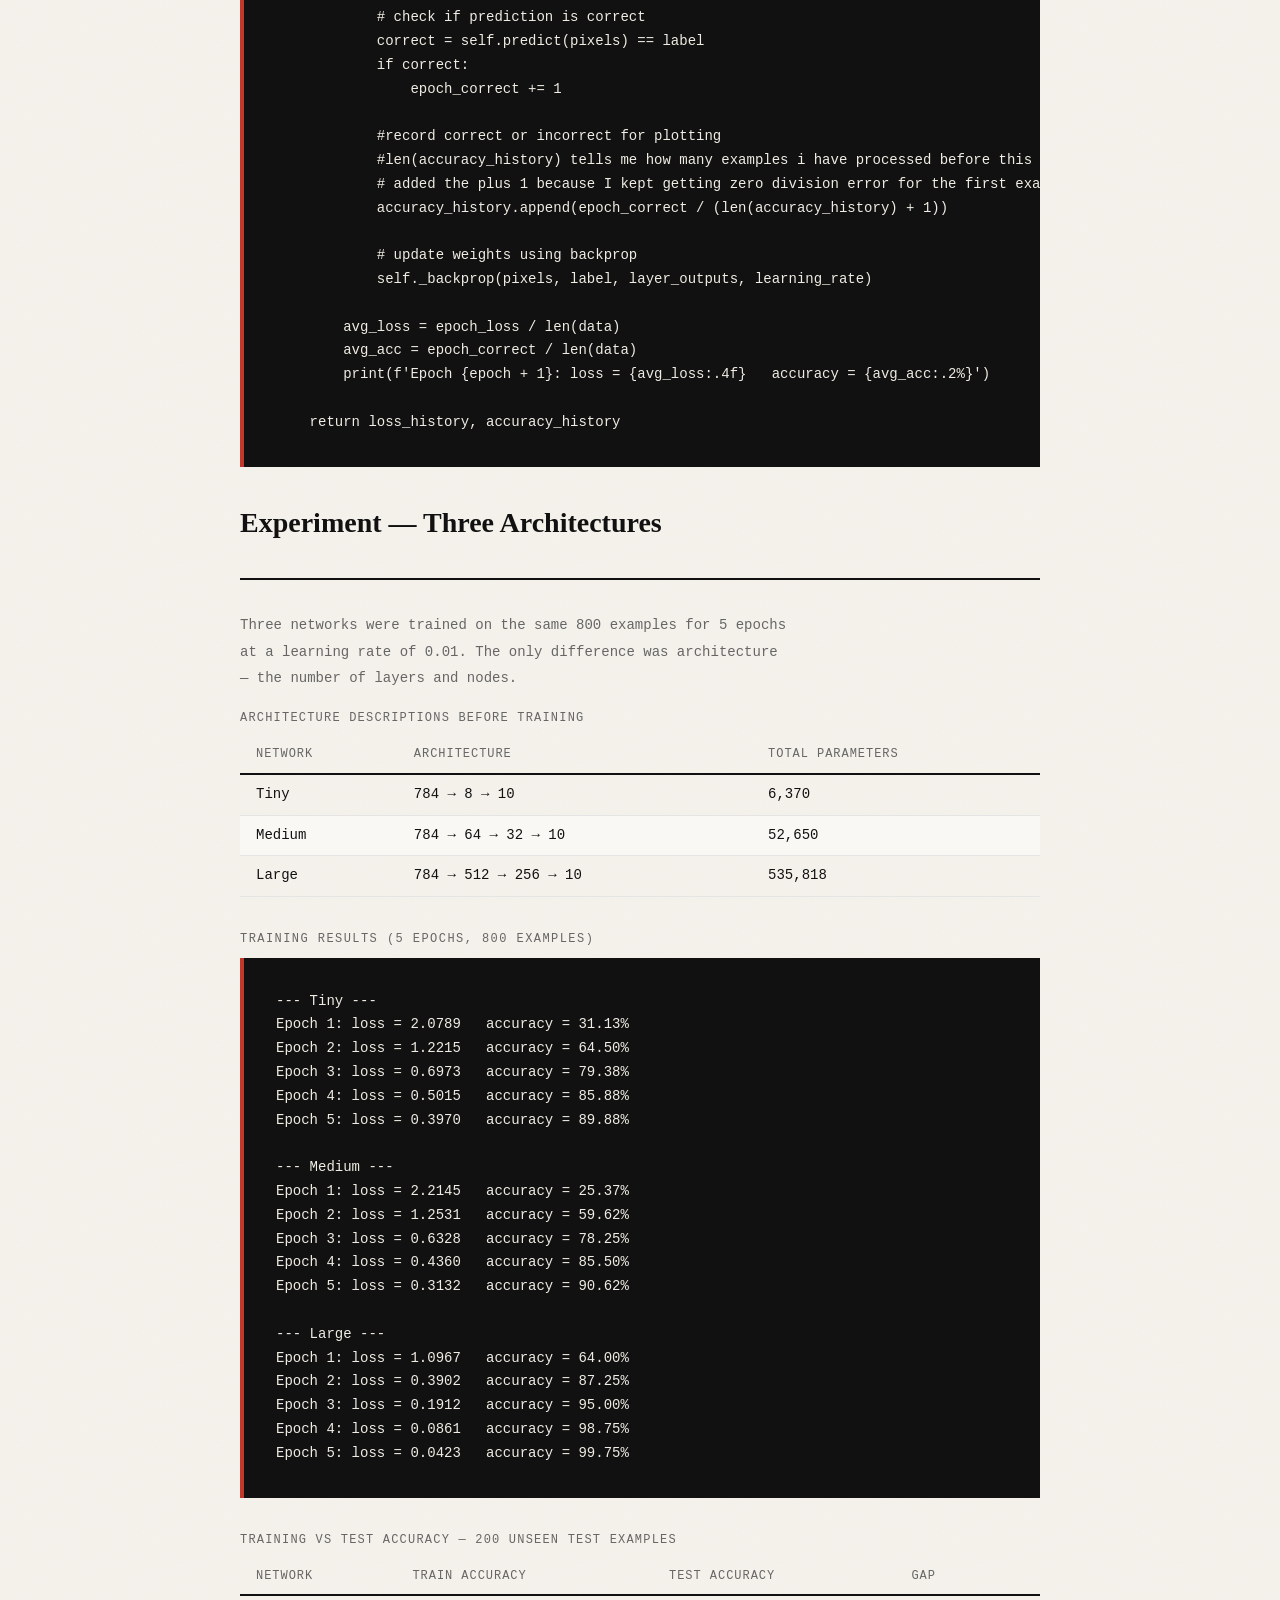
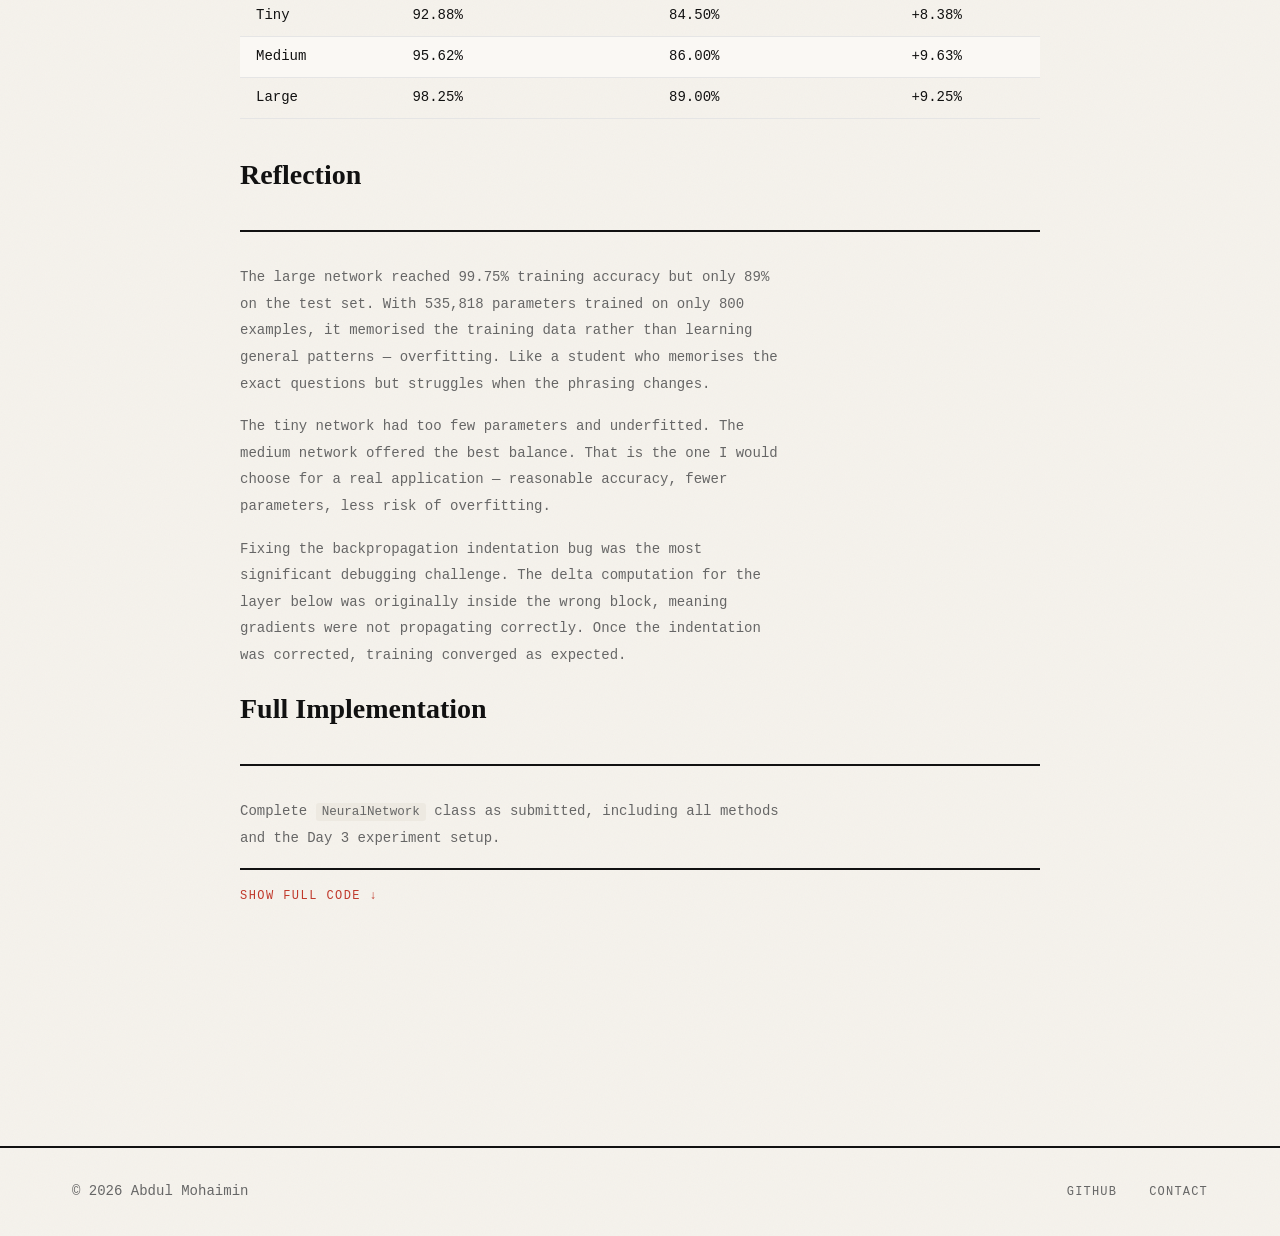
<file: nn-single.html>
<!DOCTYPE html>
<html lang="en">
<head>
  <meta charset="UTF-8">
  <meta name="viewport" content="width=device-width, initial-scale=1.0">
  <title>Neural Network: Single Class &mdash; Abdul Mohaimin</title>
  <link rel="stylesheet" href="styles.css">
</head>

<body>

  <header class="site-header" id="site-header">
    <div class="container">
      <a href="index.html" class="site-logo">Abdul Mohaimin</a>
      <nav class="site-nav" id="main-nav" aria-label="Primary navigation">
        <ul>
          <li><a href="index.html">Home</a></li>
          <li><a href="about.html">About</a></li>
          <li><a href="contact.html">Contact</a></li>
        </ul>
      </nav>
    </div>
  </header>

  <main id="main-content">

    <section class="page-hero" aria-labelledby="project-hero-heading">
      <div class="container">
        <span class="label">Project 03 &mdash; Skills Demo 2 (CM)</span>
        <h1 id="project-hero-heading">Neural Network<br>Single Class</h1>
        <p>A <code>NeuralNetwork</code> class built from scratch &mdash; forward pass, backpropagation, and training on MNIST handwritten digits.</p>
      </div>
    </section>

    <article class="section" aria-label="Project documentation">
      <div class="container">
        <a href="overview.html" class="back-link">Back to overview</a>

        <div class="project-article">

          <section aria-labelledby="purpose-heading">
            <h2 id="purpose-heading">Purpose &amp; Context</h2>
            <hr class="rule">
            <p>
              This project extended the single artificial neuron into a full neural network capable of classifying
              handwritten digits from the MNIST dataset. Everything &mdash; weights, forward pass, loss calculation,
              backpropagation, and training loop &mdash; was written from scratch in a single <code>NeuralNetwork</code> class.
            </p>
            <p>
              The work was structured across three days. Day 1 built and tested individual functions in isolation.
              Day 2 assembled them into the class. Day 3 trained three different architectures on real data
              and compared their behaviour.
            </p>
          </section>

          <section aria-labelledby="concept-heading">
            <h2 id="concept-heading">Conceptual Explanation</h2>
            <hr class="rule">
            <p>
              MNIST images are 28&times;28 pixel grids, each flattened into a list of 784 values normalised to 0&ndash;1.
              The network outputs 10 probability values, one per digit class (0&ndash;9).
            </p>
            <ul class="doc-list">
              <li><strong>Hidden layers</strong> use ReLU activation</li>
              <li><strong>Output layer</strong> uses Softmax &mdash; converts raw values to a probability distribution summing to 1</li>
              <li><strong>Loss</strong> is cross-entropy: <code>L = &minus;log(p_correct)</code></li>
              <li><strong>Backpropagation</strong> computes gradients and nudges every weight in the direction that reduces loss</li>
            </ul>
          </section>

          <section aria-labelledby="implementation-heading">
            <h2 id="implementation-heading">Key Functions</h2>
            <hr class="rule">

            <h3 class="code-label">Forward pass through all layers</h3>
            <pre><code>def forward(self, inputs):
    layer_outputs = []
    current_data = inputs  # start with the raw inputs

    for index in range(len(self.weights)):
    #check if this is the last layer
        last_output = (index == len(self.weights) - 1)

    # last layer uses softmax, all other layers use relu
        activation = 'softmax' if last_output else 'relu'

    # pass current data through the layer
        pre_activation, post_activation = self._forward_layer(current_data, index , activation)

    # store the results
        layer_outputs.append((pre_activation, post_activation))

    # output of this layer becomes input to the next
        current_data = post_activation

    return layer_outputs</code></pre>

            <h3 class="code-label">Cross-entropy loss</h3>
            <pre><code>def _cross_entropy_loss(self, output_probs, label):
    """Compute cross-entropy loss for one example."""
    # Your code here.
    return -1*math.log(output_probs[label] + 1e-12)</code></pre>

            <h3 class="code-label">Training loop</h3>
            <pre><code>def train(self, data, epochs=1, learning_rate=0.01):
    """
    Train on data. Print loss and accuracy per epoch.
    Returns (loss_history, accuracy_history).
    """
    # loss_history stores the loss for every single example across all epochs
    loss_history = []
    #accuracy_history stores the running accuracy at each point in training
    #each value is how many we got right divided by how many we have seen so far
    accuracy_history = []
    #for every epoch in number of epochs
    for epoch in range(epochs):
        #reset the loss and the correct count to measure new performance each time
        epoch_loss = 0.0
        epoch_correct = 0

        for label, pixels in data:
            #run forward pass to get layer outputs
            layer_outputs = self.forward(pixels)

            #calculate loss for this example
            loss = self._cross_entropy_loss(layer_outputs[-1][1], label)
            #add this example loss to running total for individual epoch
            epoch_loss += loss

            #record individual loss for plotting
            loss_history.append(loss)

            # check if prediction is correct
            correct = self.predict(pixels) == label
            if correct:
                epoch_correct += 1

            #record correct or incorrect for plotting
            #len(accuracy_history) tells me how many examples i have processed before this one
            # added the plus 1 because I kept getting zero division error for the first example start
            accuracy_history.append(epoch_correct / (len(accuracy_history) + 1))

            # update weights using backprop
            self._backprop(pixels, label, layer_outputs, learning_rate)

        avg_loss = epoch_loss / len(data)
        avg_acc = epoch_correct / len(data)
        print(f'Epoch {epoch + 1}: loss = {avg_loss:.4f}   accuracy = {avg_acc:.2%}')

    return loss_history, accuracy_history</code></pre>
          </section>

          <section aria-labelledby="experiment-heading">
            <h2 id="experiment-heading">Experiment &mdash; Three Architectures</h2>
            <hr class="rule">
            <p>
              Three networks were trained on the same 800 examples for 5 epochs at a learning rate of 0.01.
              The only difference was architecture &mdash; the number of layers and nodes.
            </p>

            <table class="doc-table" aria-label="Architecture comparison">
              <caption>Architecture descriptions before training</caption>
              <thead>
                <tr>
                  <th scope="col">Network</th>
                  <th scope="col">Architecture</th>
                  <th scope="col">Total Parameters</th>
                </tr>
              </thead>
              <tbody>
                <tr><td>Tiny</td><td>784 &rarr; 8 &rarr; 10</td><td>6,370</td></tr>
                <tr><td>Medium</td><td>784 &rarr; 64 &rarr; 32 &rarr; 10</td><td>52,650</td></tr>
                <tr><td>Large</td><td>784 &rarr; 512 &rarr; 256 &rarr; 10</td><td>535,818</td></tr>
              </tbody>
            </table>

            <h3 class="code-label">Training results (5 epochs, 800 examples)</h3>
            <pre><code>--- Tiny ---
Epoch 1: loss = 2.0789   accuracy = 31.13%
Epoch 2: loss = 1.2215   accuracy = 64.50%
Epoch 3: loss = 0.6973   accuracy = 79.38%
Epoch 4: loss = 0.5015   accuracy = 85.88%
Epoch 5: loss = 0.3970   accuracy = 89.88%

--- Medium ---
Epoch 1: loss = 2.2145   accuracy = 25.37%
Epoch 2: loss = 1.2531   accuracy = 59.62%
Epoch 3: loss = 0.6328   accuracy = 78.25%
Epoch 4: loss = 0.4360   accuracy = 85.50%
Epoch 5: loss = 0.3132   accuracy = 90.62%

--- Large ---
Epoch 1: loss = 1.0967   accuracy = 64.00%
Epoch 2: loss = 0.3902   accuracy = 87.25%
Epoch 3: loss = 0.1912   accuracy = 95.00%
Epoch 4: loss = 0.0861   accuracy = 98.75%
Epoch 5: loss = 0.0423   accuracy = 99.75%</code></pre>

            <table class="doc-table" aria-label="Training vs test accuracy">
              <caption>Training vs test accuracy &mdash; 200 unseen test examples</caption>
              <thead>
                <tr>
                  <th scope="col">Network</th>
                  <th scope="col">Train Accuracy</th>
                  <th scope="col">Test Accuracy</th>
                  <th scope="col">Gap</th>
                </tr>
              </thead>
              <tbody>
                <tr><td>Tiny</td><td>92.88%</td><td>84.50%</td><td>+8.38%</td></tr>
                <tr><td>Medium</td><td>95.62%</td><td>86.00%</td><td>+9.63%</td></tr>
                <tr><td>Large</td><td>98.25%</td><td>89.00%</td><td>+9.25%</td></tr>
              </tbody>
            </table>
          </section>

          <section aria-labelledby="reflection-heading">
            <h2 id="reflection-heading">Reflection</h2>
            <hr class="rule">
            <p>
              The large network reached 99.75% training accuracy but only 89% on the test set. With 535,818 parameters
              trained on only 800 examples, it memorised the training data rather than learning general patterns &mdash;
              overfitting. Like a student who memorises the exact questions but struggles when the phrasing changes.
            </p>
            <p>
              The tiny network had too few parameters and underfitted. The medium network offered the best balance.
              That is the one I would choose for a real application &mdash; reasonable accuracy, fewer parameters,
              less risk of overfitting.
            </p>
            <p>
              Fixing the backpropagation indentation bug was the most significant debugging challenge.
              The delta computation for the layer below was originally inside the wrong block, meaning gradients
              were not propagating correctly. Once the indentation was corrected, training converged as expected.
            </p>
          </section>

          <section aria-labelledby="full-code-heading">
            <h2 id="full-code-heading">Full Implementation</h2>
            <hr class="rule">
            <p>Complete <code>NeuralNetwork</code> class as submitted, including all methods and the Day 3 experiment setup.</p>
            <details class="code-details">
              <summary class="code-details-summary">Show full code &darr;</summary>
              <pre><code>import random
import math
import matplotlib.pyplot as plt

class NeuralNetwork:

    def __init__(self, layer_sizes):
        self.weights = []
        self.biases  = []

        for i in range(len(layer_sizes) - 1):
            layer_weights = [
                [random.uniform(-0.1, 0.1) for _ in range(layer_sizes[i])]
                for _ in range(layer_sizes[i + 1])
            ]
            layer_biases = [0.0] * layer_sizes[i + 1]
            self.weights.append(layer_weights)
            self.biases.append(layer_biases)

    def __str__(self):
        sizes = [len(self.weights[0][0])]
        for layer in self.weights:
            sizes.append(len(layer))
        arch = ' -> '.join(map(str, sizes))
        total_params = sum(
            len(w) * len(w[0]) + len(b)
            for w, b in zip(self.weights, self.biases)
        )
        weight_count = sum(len(w[0]) for w in self.weights)
        bias_count   = len(self.biases[-1])
        return (f"NeuralNetwork: {arch} |----|"
                f"Activations: ReLU (hidden), Softmax (output)|----|"
                f"Total parameters: {total_params} |----| "
                f"Weight Count:{weight_count} |---| Bias Count {bias_count}")

    def _relu(self, x):
        """Return x if positive, otherwise 0."""
        return max(0.0, x)

    def _softmax(self, values):
        """Convert a list of values to a probability distribution."""
        max_val   = max(values)
        exp_values = [math.exp(value - max_val) for value in values]
        total      = sum(exp_values)
        return [value / total for value in exp_values]

    def _weighted_sum(self, weights, inputs, bias):
        """Dot product of weights and inputs, plus bias."""
        return sum(inp * weight for weight, inp in zip(weights, inputs)) + bias

    def _forward_layer(self, inputs, layer_idx, activation):
        """
        Compute the output of one layer.
        Returns (pre_activation, post_activation).
        """
        weights = self.weights[layer_idx]
        biases  = self.biases[layer_idx]
        #For every node in this layer, calculate its weighted sum. weights[node] is that nodes list of weights,
        #inputs is what came in,
        #biases[node] is that nodes bias. Collect all the results into the list called pre_activation
        pre_activation = [self._weighted_sum(weights[node], inputs, biases[node])
            for node in range(len(biases))] # len(biases) gives me the number of nodes in this layer. length directly = the number of nodes.
        # apply softmax across all pre activation values together
        if activation == 'softmax':
            post_activation = self._softmax(pre_activation)
        else:
            # apply relu to each value one at a time
            post_activation = [self._relu(value) for value in pre_activation]
        # return both raw and activated values
        return pre_activation, post_activation

    def forward(self, inputs):
        """
        Pass inputs through all layers.
        Returns a list of (pre, post) tuples, one per non-input layer.
        """
        layer_outputs = []
        current_data = inputs  # start with the raw inputs

        for index in range(len(self.weights)):
        #check if this is the last layer
            last_output = (index == len(self.weights) - 1)

        # last layer uses softmax, all other layers use relu
            activation = 'softmax' if last_output else 'relu'

        # pass current data through the layer
            pre_activation, post_activation = self._forward_layer(current_data, index , activation)

        # store the results
            layer_outputs.append((pre_activation, post_activation))

        # output of this layer becomes input to the next
            current_data = post_activation

        return layer_outputs

    def predict(self, inputs):
        """Return the predicted digit for a given input."""
        #call the forward Method
        layer_outputs = self.forward(inputs)
        #the final layers post activation values
        output_probs= layer_outputs[-1][1]
        #find the highest probability
        max_prob = max(output_probs)
        return output_probs.index(max_prob)

    def _cross_entropy_loss(self, output_probs, label):
        """Compute cross-entropy loss for one example."""
        return -1*math.log(output_probs[label] + 1e-12)

    def _backprop(self, inputs, label, layer_outputs, learning_rate):
        """
        Update weights using backpropagation.
        Bring across the provided backprop function,
        replacing net['weights'] with self.weights and so on.
        """
        n_layers = len(self.weights) # changed net to self

        # One-hot target: all zeros except a 1 at the correct class.
        target = [0.0] * 10
        target[label] = 1.0

        # Output layer gradient: cross-entropy + softmax simplify to output - target.
        output_probs = layer_outputs[-1][1]
        delta = [output_probs[i] - target[i] for i in range(len(output_probs))]

        for layer_idx in range(n_layers - 1, -1, -1):

            # The input to this layer is either the original input (layer 0)
            # or the post-activation output of the previous layer.
            if layer_idx == 0:
                layer_input = inputs
            else:
                layer_input = layer_outputs[layer_idx - 1][1]
        # Save current weights before updating.
        # We need the original weights to compute the gradient for the layer below.
            saved_weights = [row[:] for row in self.weights[layer_idx]] # net to self

        # Update each weight and bias.
            for j in range(len(self.weights[layer_idx])): # net to self
                for k in range(len(self.weights[layer_idx][j])):# net to self
                    # The gradient of the loss with respect to this weight is
                # delta[j] * layer_input[k].
                    self.weights[layer_idx][j][k] -= learning_rate * delta[j] * layer_input[k] # net to self
                self.biases[layer_idx][j] -= learning_rate * delta[j] # net to self

        # Compute delta for the layer below (chain rule).
            if layer_idx > 0:
                pre_activation = layer_outputs[layer_idx - 1][0]
                new_delta = []
                for k in range(len(layer_input)):
                # Sum contributions from all nodes in the current layer.
                    grad = sum(saved_weights[j][k] * delta[j]
                           for j in range(len(delta)))
                # ReLU's derivative: 1 if pre-activation was positive, else 0.
                    relu_deriv = 1.0 if pre_activation[k] > 0 else 0.0
                    new_delta.append(grad * relu_deriv)
                delta = new_delta
         #### fixed indentations causing errors###

    def train(self, data, epochs=1, learning_rate=0.01):
        """
        Train on data. Print loss and accuracy per epoch.
        Returns (loss_history, accuracy_history).
        """
        loss_history = []
        accuracy_history = []
        for epoch in range(epochs):
            epoch_loss = 0.0
            epoch_correct = 0

            for label, pixels in data:
                layer_outputs = self.forward(pixels)
                loss = self._cross_entropy_loss(layer_outputs[-1][1], label)
                epoch_loss += loss
                loss_history.append(loss)
                correct = self.predict(pixels) == label
                if correct:
                    epoch_correct += 1
                accuracy_history.append(epoch_correct / (len(accuracy_history) + 1))
                self._backprop(pixels, label, layer_outputs, learning_rate)

            avg_loss = epoch_loss / len(data)
            avg_acc = epoch_correct / len(data)
            print(f'Epoch {epoch + 1}: loss = {avg_loss:.4f}   accuracy = {avg_acc:.2%}')

        return loss_history, accuracy_history


# --- Day 3: Three architecture experiment ---

# Three architectures.
tiny   = NeuralNetwork([784,  8,       10])   # very few nodes
medium = NeuralNetwork([784, 64, 32,   10])   # moderate
large  = NeuralNetwork([784, 512, 256, 10])   # many nodes

print('Tiny:');   print(tiny)
print('Medium:'); print(medium)
print('Large:');  print(large)

# Predictions before training
# Tiny   — I predict that the tiny network has too few parameters and therefore will underfit
# Medium — I expect reasonable accuracy here
# Large  — too many parameters for 800 training examples so it might overfit:
#           high training accuracy but lower test accuracy

print('--- Tiny ---')
losses_tiny, accs_tiny = tiny.train(train_data, epochs=5, learning_rate=0.01)

print('--- Medium ---')
losses_med, accs_med = medium.train(train_data, epochs=5, learning_rate=0.01)

print('--- Large ---')
losses_large, accs_large = large.train(train_data, epochs=5, learning_rate=0.01)

# Evaluate all three on the test set
results = {}
for name, nn in [('Tiny', tiny), ('Medium', medium), ('Large', large)]:
    tr = accuracy_on(nn, train_data)
    te = accuracy_on(nn, test_data)
    results[name] = (tr, te)
    print(f'{name:&lt;8}  train: {tr:.2%}   test: {te:.2%}   gap: {tr - te:+.2%}')

# Answers to analysis questions:
#
# 1. this tells me that the tiny network did not have enough parameters to learn uniqueness
#    of each character — it has 8 hidden nodes which meant it learned the simplest patterns
#    it could therefore underfitting
#
# 2. i think this can be associated to overfitting where the network memorised exactly what
#    the digits in the training data looked like — when it came across a slightly different
#    style of writing it fails to recognise it
#
# 3. i would choose medium network for real application — although large has the highest
#    accuracy medium is only 3 percent away with much fewer parameters which means quicker
#    run time, medium gives a good balance of reasonable accuracy fast prediction and
#    less risk of overfitting</code></pre>
            </details>
          </section>

        </div>
      </div>
    </article>

  </main>

  <footer class="site-footer" id="site-footer">
    <div class="container">
      <p class="footer-name">&copy; 2026 Abdul Mohaimin</p>
      <nav class="footer-links" aria-label="External profiles">
        <a href="https://github.com/abdulm20" target="_blank" rel="noopener">GitHub</a>
        <a href="contact.html">Contact</a>
      </nav>
    </div>
  </footer>

</body>
</html>
</file>
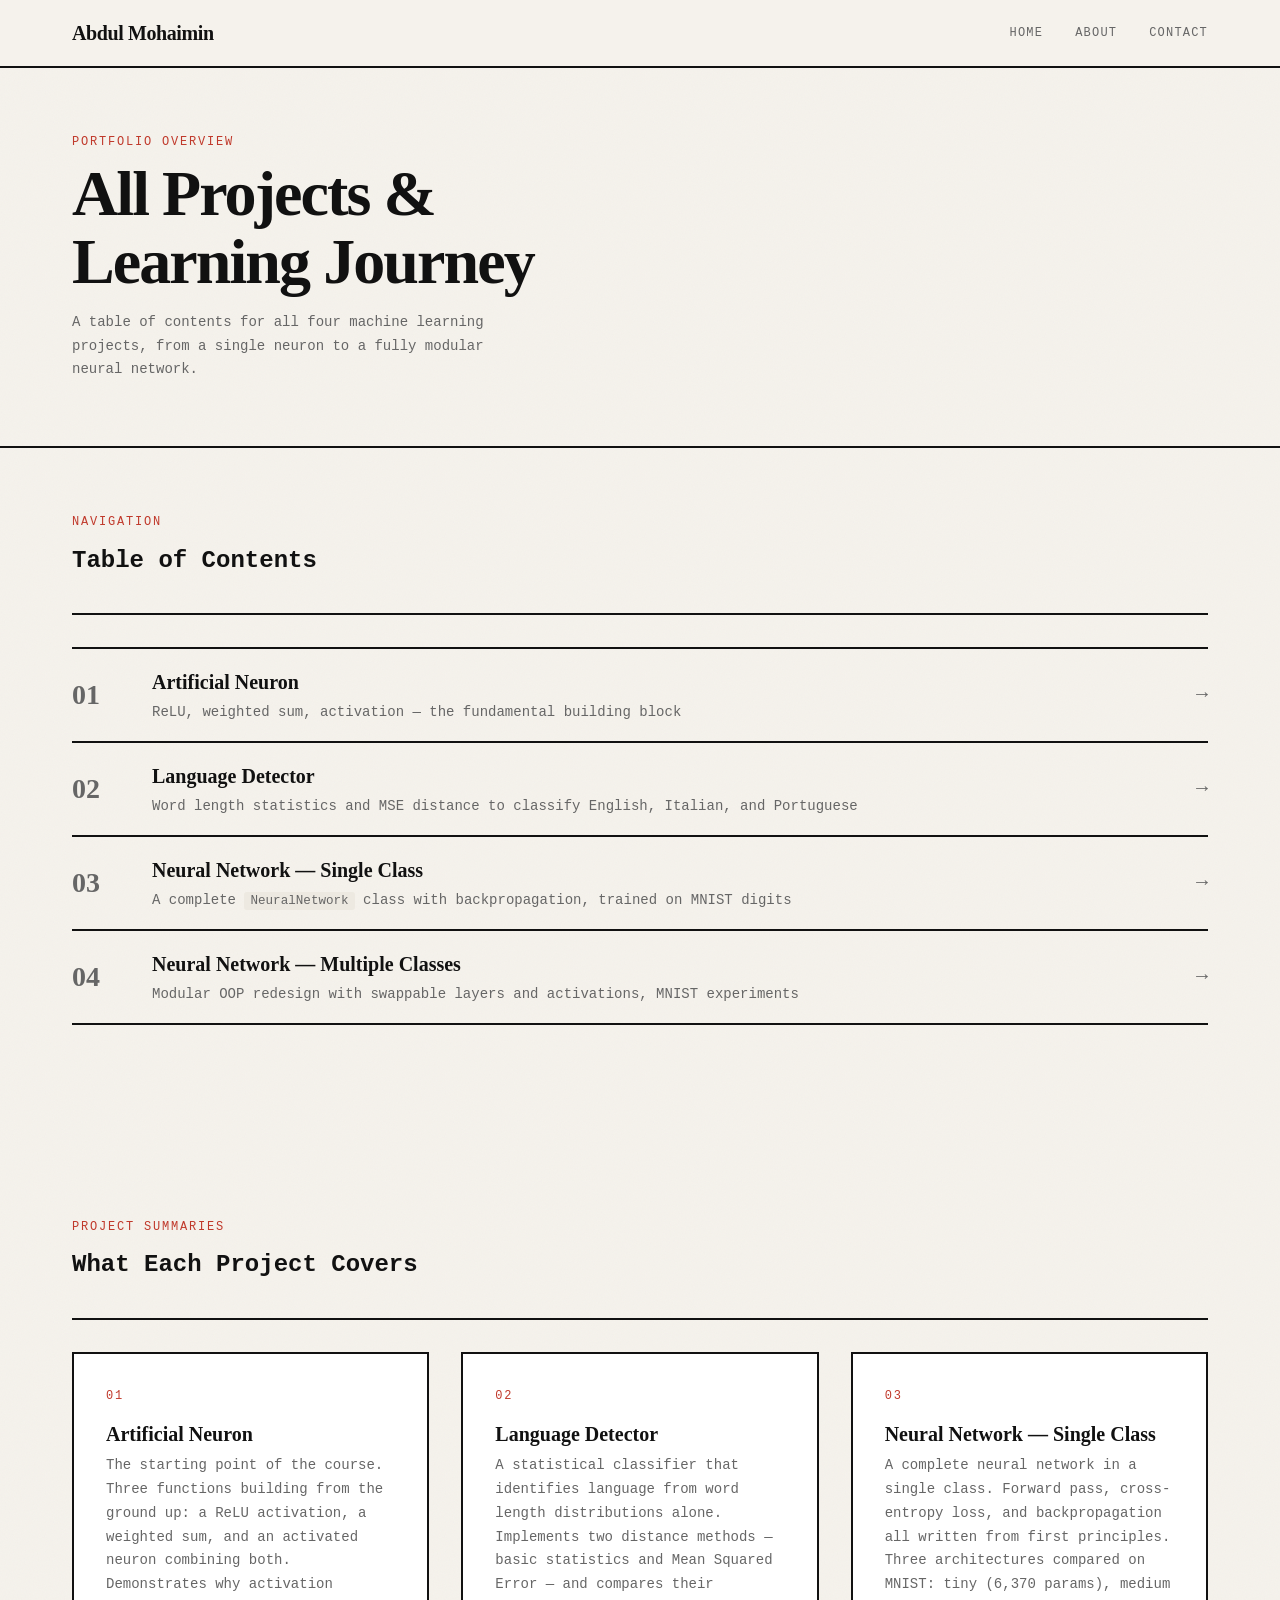
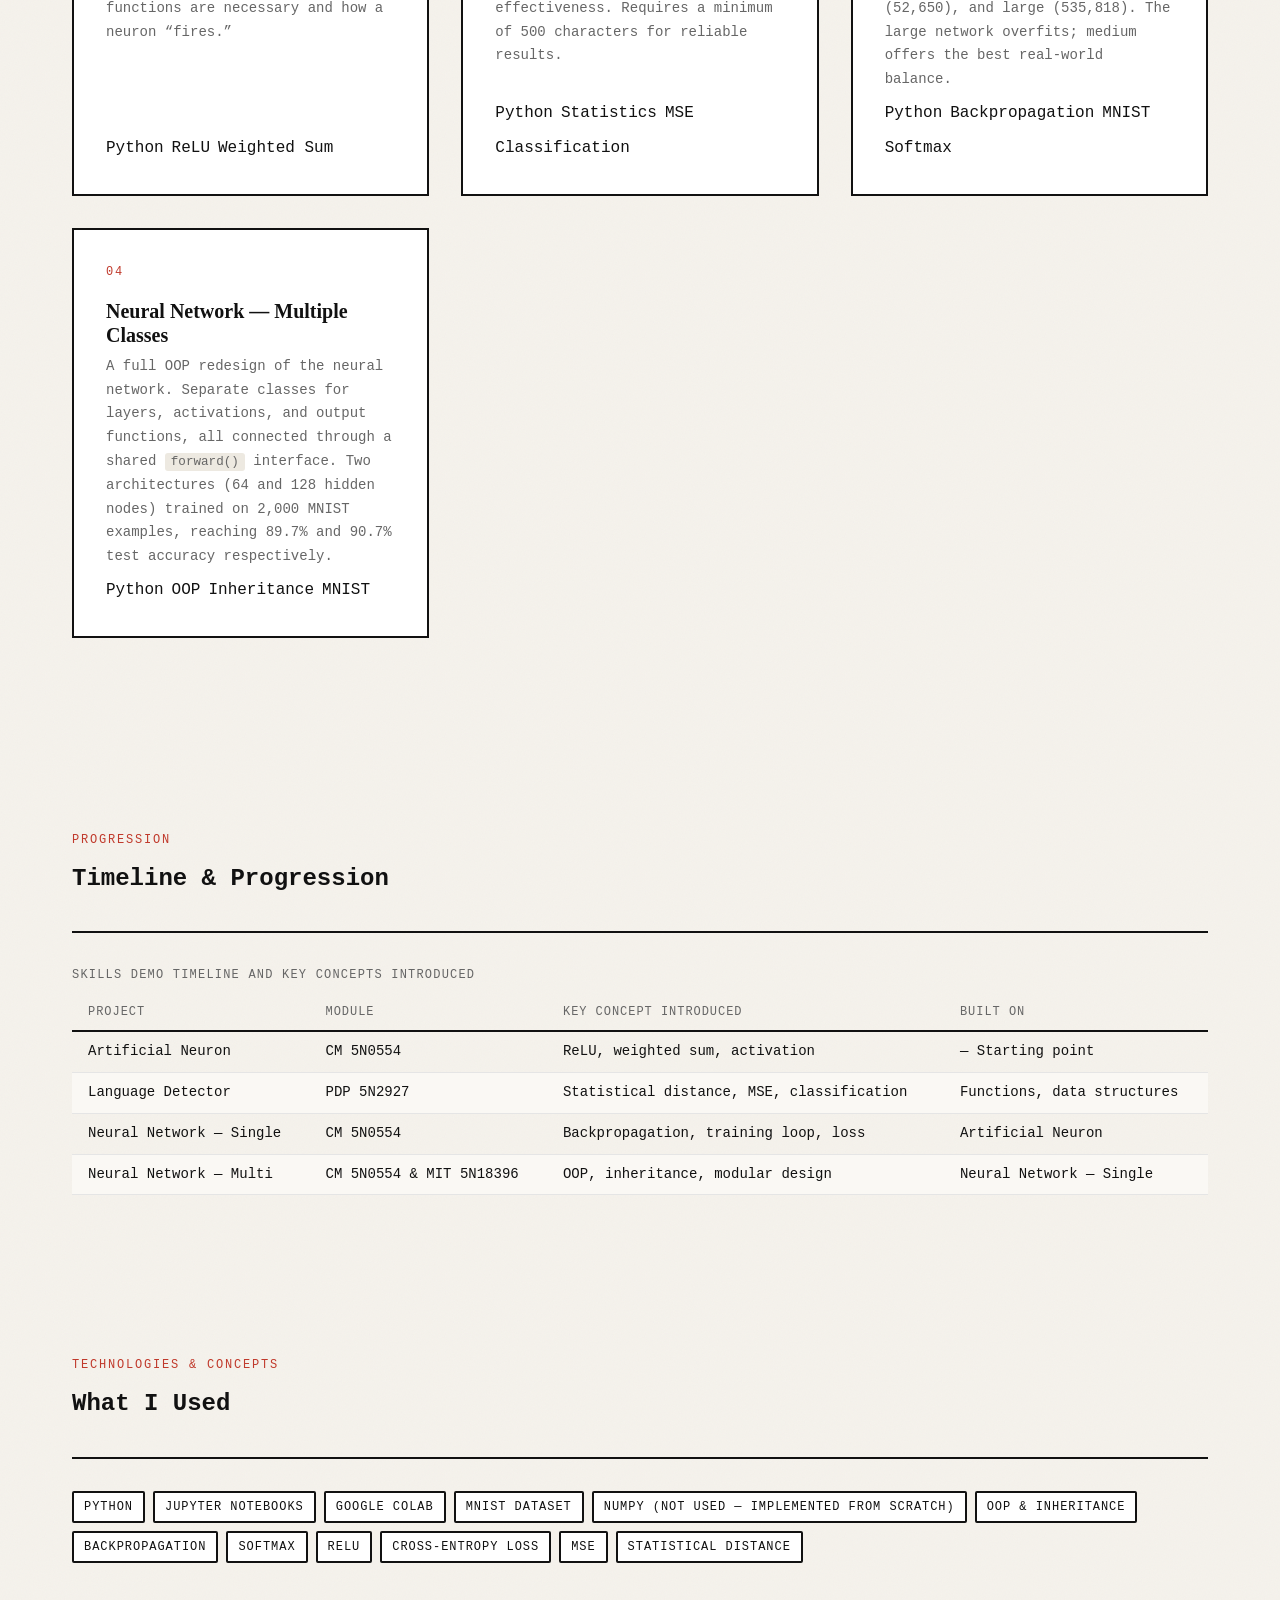
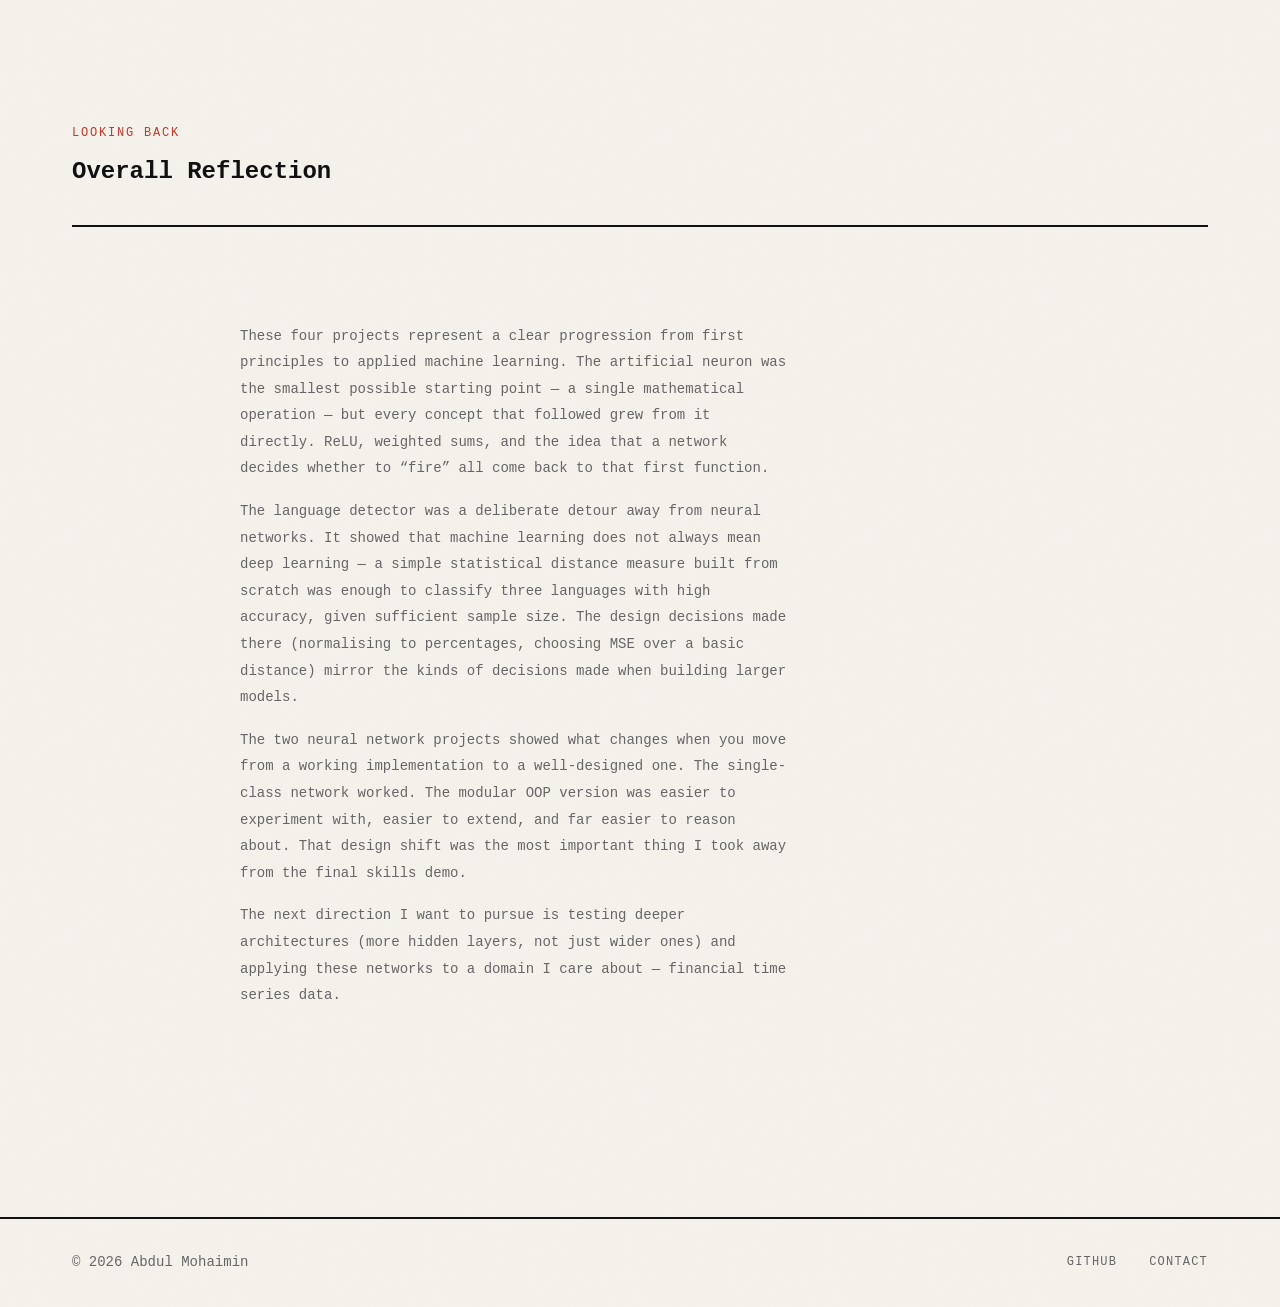
<file: overview.html>
<!DOCTYPE html>
<html lang="en">
<head>
  <meta charset="UTF-8">
  <meta name="viewport" content="width=device-width, initial-scale=1.0">
  <title>Portfolio Overview &mdash; Abdul Mohaimin</title>
  <link rel="stylesheet" href="styles.css">
</head>

<body>

  <header class="site-header" id="site-header">
    <div class="container">
      <a href="index.html" class="site-logo">Abdul Mohaimin</a>
      <nav class="site-nav" id="main-nav" aria-label="Primary navigation">
        <ul>
          <li><a href="index.html">Home</a></li>
          <li><a href="about.html">About</a></li>
          <li><a href="contact.html">Contact</a></li>
        </ul>
      </nav>
    </div>
  </header>

  <main id="main-content">

    <section class="page-hero" aria-labelledby="overview-hero-heading">
      <div class="container">
        <span class="label">Portfolio Overview</span>
        <h1 id="overview-hero-heading">All Projects &amp;<br>Learning Journey</h1>
        <p>A table of contents for all four machine learning projects, from a single neuron to a fully modular neural network.</p>
      </div>
    </section>

    <section class="section" aria-labelledby="toc-heading">
      <div class="container">

        <span class="label">Navigation</span>
        <h2 id="toc-heading">Table of Contents</h2>
        <hr class="rule">

        <nav class="overview-nav" aria-label="Project navigation">
          <ol class="overview-toc">
            <li>
              <a href="neuron.html" class="overview-toc-link">
                <span class="toc-index">01</span>
                <span class="toc-body">
                  <span class="toc-title">Artificial Neuron</span>
                  <span class="toc-desc">ReLU, weighted sum, activation &mdash; the fundamental building block</span>
                </span>
                <span class="toc-arrow">&rarr;</span>
              </a>
            </li>
            <li>
              <a href="language.html" class="overview-toc-link">
                <span class="toc-index">02</span>
                <span class="toc-body">
                  <span class="toc-title">Language Detector</span>
                  <span class="toc-desc">Word length statistics and MSE distance to classify English, Italian, and Portuguese</span>
                </span>
                <span class="toc-arrow">&rarr;</span>
              </a>
            </li>
            <li>
              <a href="nn-single.html" class="overview-toc-link">
                <span class="toc-index">03</span>
                <span class="toc-body">
                  <span class="toc-title">Neural Network &mdash; Single Class</span>
                  <span class="toc-desc">A complete <code>NeuralNetwork</code> class with backpropagation, trained on MNIST digits</span>
                </span>
                <span class="toc-arrow">&rarr;</span>
              </a>
            </li>
            <li>
              <a href="nn-multi.html" class="overview-toc-link">
                <span class="toc-index">04</span>
                <span class="toc-body">
                  <span class="toc-title">Neural Network &mdash; Multiple Classes</span>
                  <span class="toc-desc">Modular OOP redesign with swappable layers and activations, MNIST experiments</span>
                </span>
                <span class="toc-arrow">&rarr;</span>
              </a>
            </li>
          </ol>
        </nav>

      </div>
    </section>

    <!-- Project summaries -->
    <section class="section" aria-labelledby="summaries-heading">
      <div class="container">

        <span class="label">Project Summaries</span>
        <h2 id="summaries-heading">What Each Project Covers</h2>
        <hr class="rule">

        <div class="overview-grid">

          <article class="overview-card" aria-labelledby="sum1-heading">
            <span class="label">01</span>
            <h3 id="sum1-heading"><a href="neuron.html">Artificial Neuron</a></h3>
            <p>
              The starting point of the course. Three functions building from the ground up:
              a ReLU activation, a weighted sum, and an activated neuron combining both.
              Demonstrates why activation functions are necessary and how a neuron &ldquo;fires.&rdquo;
            </p>
            <ul class="tag-list">
              <li class="tag">Python</li>
              <li class="tag">ReLU</li>
              <li class="tag">Weighted Sum</li>
            </ul>
          </article>

          <article class="overview-card" aria-labelledby="sum2-heading">
            <span class="label">02</span>
            <h3 id="sum2-heading"><a href="language.html">Language Detector</a></h3>
            <p>
              A statistical classifier that identifies language from word length distributions alone.
              Implements two distance methods &mdash; basic statistics and Mean Squared Error &mdash; and
              compares their effectiveness. Requires a minimum of 500 characters for reliable results.
            </p>
            <ul class="tag-list">
              <li class="tag">Python</li>
              <li class="tag">Statistics</li>
              <li class="tag">MSE</li>
              <li class="tag">Classification</li>
            </ul>
          </article>

          <article class="overview-card" aria-labelledby="sum3-heading">
            <span class="label">03</span>
            <h3 id="sum3-heading"><a href="nn-single.html">Neural Network &mdash; Single Class</a></h3>
            <p>
              A complete neural network in a single class. Forward pass, cross-entropy loss, and
              backpropagation all written from first principles. Three architectures compared on
              MNIST: tiny (6,370 params), medium (52,650), and large (535,818). The large network
              overfits; medium offers the best real-world balance.
            </p>
            <ul class="tag-list">
              <li class="tag">Python</li>
              <li class="tag">Backpropagation</li>
              <li class="tag">MNIST</li>
              <li class="tag">Softmax</li>
            </ul>
          </article>

          <article class="overview-card" aria-labelledby="sum4-heading">
            <span class="label">04</span>
            <h3 id="sum4-heading"><a href="nn-multi.html">Neural Network &mdash; Multiple Classes</a></h3>
            <p>
              A full OOP redesign of the neural network. Separate classes for layers, activations,
              and output functions, all connected through a shared <code>forward()</code> interface.
              Two architectures (64 and 128 hidden nodes) trained on 2,000 MNIST examples,
              reaching 89.7% and 90.7% test accuracy respectively.
            </p>
            <ul class="tag-list">
              <li class="tag">Python</li>
              <li class="tag">OOP</li>
              <li class="tag">Inheritance</li>
              <li class="tag">MNIST</li>
            </ul>
          </article>

        </div>

      </div>
    </section>

    <!-- Timeline -->
    <section class="section" aria-labelledby="timeline-heading">
      <div class="container">

        <span class="label">Progression</span>
        <h2 id="timeline-heading">Timeline &amp; Progression</h2>
        <hr class="rule">

        <table class="doc-table" aria-label="Project timeline">
          <caption>Skills demo timeline and key concepts introduced</caption>
          <thead>
            <tr>
              <th scope="col">Project</th>
              <th scope="col">Module</th>
              <th scope="col">Key Concept Introduced</th>
              <th scope="col">Built On</th>
            </tr>
          </thead>
          <tbody>
            <tr>
              <td>Artificial Neuron</td>
              <td>CM 5N0554</td>
              <td>ReLU, weighted sum, activation</td>
              <td>&mdash; Starting point</td>
            </tr>
            <tr>
              <td>Language Detector</td>
              <td>PDP 5N2927</td>
              <td>Statistical distance, MSE, classification</td>
              <td>Functions, data structures</td>
            </tr>
            <tr>
              <td>Neural Network &mdash; Single</td>
              <td>CM 5N0554</td>
              <td>Backpropagation, training loop, loss</td>
              <td>Artificial Neuron</td>
            </tr>
            <tr>
              <td>Neural Network &mdash; Multi</td>
              <td>CM 5N0554 &amp; MIT 5N18396</td>
              <td>OOP, inheritance, modular design</td>
              <td>Neural Network &mdash; Single</td>
            </tr>
          </tbody>
        </table>

      </div>
    </section>

    <!-- Technologies -->
    <section class="section" aria-labelledby="tech-heading">
      <div class="container">

        <span class="label">Technologies &amp; Concepts</span>
        <h2 id="tech-heading">What I Used</h2>
        <hr class="rule">

        <ul class="tech-stack">
          <li class="tag">Python</li>
          <li class="tag">Jupyter Notebooks</li>
          <li class="tag">Google Colab</li>
          <li class="tag">MNIST Dataset</li>
          <li class="tag">NumPy (not used &mdash; implemented from scratch)</li>
          <li class="tag">OOP &amp; Inheritance</li>
          <li class="tag">Backpropagation</li>
          <li class="tag">Softmax</li>
          <li class="tag">ReLU</li>
          <li class="tag">Cross-Entropy Loss</li>
          <li class="tag">MSE</li>
          <li class="tag">Statistical Distance</li>
        </ul>

      </div>
    </section>

    <!-- Overall reflection -->
    <section class="section" aria-labelledby="reflection-heading">
      <div class="container">

        <span class="label">Looking Back</span>
        <h2 id="reflection-heading">Overall Reflection</h2>
        <hr class="rule">

        <div class="project-article">
          <p>
            These four projects represent a clear progression from first principles to applied machine learning.
            The artificial neuron was the smallest possible starting point &mdash; a single mathematical operation &mdash;
            but every concept that followed grew from it directly. ReLU, weighted sums, and the idea that a
            network decides whether to &ldquo;fire&rdquo; all come back to that first function.
          </p>
          <p>
            The language detector was a deliberate detour away from neural networks. It showed that machine learning
            does not always mean deep learning &mdash; a simple statistical distance measure built from scratch was
            enough to classify three languages with high accuracy, given sufficient sample size. The design decisions
            made there (normalising to percentages, choosing MSE over a basic distance) mirror the kinds of decisions
            made when building larger models.
          </p>
          <p>
            The two neural network projects showed what changes when you move from a working implementation to a
            well-designed one. The single-class network worked. The modular OOP version was easier to experiment with,
            easier to extend, and far easier to reason about. That design shift was the most important thing I took
            away from the final skills demo.
          </p>
          <p>
            The next direction I want to pursue is testing deeper architectures (more hidden layers, not just wider ones)
            and applying these networks to a domain I care about &mdash; financial time series data.
          </p>
        </div>

      </div>
    </section>

  </main>

  <footer class="site-footer" id="site-footer">
    <div class="container">
      <p class="footer-name">&copy; 2026 Abdul Mohaimin</p>
      <nav class="footer-links" aria-label="External profiles">
        <a href="https://github.com/abdulm20" target="_blank" rel="noopener">GitHub</a>
        <a href="contact.html">Contact</a>
      </nav>
    </div>
  </footer>

</body>
</html>
</file>
<file: styles.css>
/* ============================================================
   styles.css — shared stylesheet for all pages
   
   Design direction: editorial brutalism
   Black and cream palette, serif headings, monospace body text.
   Everything is structured and intentional — no decorative clutter.
   ============================================================ */


/* ── 1. CSS VARIABLES ──────────────────────────────────────────
   I store all the colours, fonts, and spacing here as variables.
   This way if I want to change something like the accent colour,
   I only have to change it in one place and it updates everywhere.
   ─────────────────────────────────────────────────────────────── */
:root {

  /* Colours */
  --clr-bg:      #f5f2ec;  /* cream background — easier on the eyes than pure white */
  --clr-surface: #ffffff;  /* white — used for card backgrounds */
  --clr-ink:     #111111;  /* near-black for text */
  --clr-muted:   #666666;  /* grey for secondary text and labels */
  --clr-border:  #111111;  /* all borders use this colour */
  --clr-accent:  #c0392b;  /* deep red — used for highlights, labels, active links */

  /* Fonts
     Playfair Display for big headings — feels editorial and serious
     IBM Plex Mono for body text — fits the technical/coding theme */
  --font-display: 'Playfair Display', Georgia, serif;
  --font-body:    'IBM Plex Mono', 'Courier New', monospace;

  /* Font size scale — I use rem so it respects the user's browser font settings */
  --text-xs:   0.75rem;
  --text-sm:   0.875rem;
  --text-base: 1rem;
  --text-lg:   1.25rem;
  --text-xl:   1.75rem;
  --text-2xl:  2.5rem;
  --text-3xl:  4rem;

  /* Spacing scale — used for padding, margin, and gap throughout */
  --space-xs:  0.5rem;
  --space-sm:  1rem;
  --space-md:  2rem;
  --space-lg:  4rem;
  --space-xl:  8rem;

  /* Max content width — stops lines getting too long on wide screens */
  --max-width: 1200px;

  /* Shorthand for the border style used everywhere */
  --border: 2px solid var(--clr-border);
}


/* ── 2. GOOGLE FONTS ────────────────────────────────────────────
   Loading both fonts in one @import call.
   ─────────────────────────────────────────────────────────────── */
@import url('https://fonts.googleapis.com/css2?family=IBM+Plex+Mono:wght@400;500&family=Playfair+Display:wght@700;900&display=swap');


/* ── 3. RESET & BASE STYLES ─────────────────────────────────────
   Browsers add their own margins and padding by default.
   I zero everything out here so I'm in full control of spacing.
   ─────────────────────────────────────────────────────────────── */
*,
*::before,
*::after {
  box-sizing: border-box; /* makes width calculations include padding and border */
  margin: 0;
  padding: 0;
}

html {
  scroll-behavior: smooth; /* smooth scrolling for any anchor links */
}

/* body — element selector setting global defaults for every page */
body {
  background-color: var(--clr-bg);
  color: var(--clr-ink);
  font-family: var(--font-body);
  font-size: var(--text-base);
  line-height: 1.7;
  text-align: left; /* explicit default — keeps all text left-aligned */

  /* A very subtle noise texture on the background — just adds a
     bit of depth without needing an actual image file */
  background-image: url("data:image/svg+xml,%3Csvg xmlns='http://www.w3.org/2000/svg' width='200' height='200'%3E%3Cfilter id='n'%3E%3CfeTurbulence type='fractalNoise' baseFrequency='0.75' numOctaves='4' stitchTiles='stitch'/%3E%3C/filter%3E%3Crect width='200' height='200' filter='url(%23n)' opacity='0.03'/%3E%3C/svg%3E");
}

/* ul, ol — removing the default browser bullet points */
ul, ol {
  list-style: none;
}

/* img — prevents images from ever overflowing their containers */
img {
  max-width: 100%;
  display: block;
}


/* ── 4. LINK STATES ─────────────────────────────────────────────
   All four pseudo-classes for links defined here as a base.
   Individual components like the nav override these as needed.
   ─────────────────────────────────────────────────────────────── */

/* Default unvisited link */
a:link {
  color: var(--clr-ink);
  text-decoration: none;
}

/* Link after the user has already visited it */
a:visited {
  color: var(--clr-muted);
  text-decoration: none;
}

/* Link on hover */
a:hover {
  color: var(--clr-accent);
  text-decoration: underline;
}

/* Link at the exact moment of being clicked */
a:active {
  color: var(--clr-accent);
  opacity: 0.7;
}


/* ── 5. ID SELECTORS ────────────────────────────────────────────
   IDs are used on the main landmark elements — the ones that
   appear exactly once per page. Helps target them specifically.
   ─────────────────────────────────────────────────────────────── */

/* The site header — sticky so it stays at the top when scrolling */
#site-header {
  border-bottom: var(--border);
  background-color: var(--clr-bg);
  position: sticky;
  top: 0;
  z-index: 100; /* sits above everything else on the page */
}

/* The main navigation inside the header */
#main-nav ul {
  display: flex;
  gap: var(--space-md);
  align-items: center;
}

/* The main content area — min-height stops short pages looking broken */
#main-content {
  min-height: 60vh;
}

/* The site footer */
#site-footer {
  border-top: var(--border);
  padding-block: var(--space-md);
  margin-top: var(--space-lg);
}


/* ── 6. LAYOUT UTILITIES ────────────────────────────────────────
   Reusable classes I use across multiple pages.
   ─────────────────────────────────────────────────────────────── */

/* .container — centres the content and limits its max width
   I use this as a wrapper inside most sections */
.container {
  max-width: var(--max-width);
  margin-inline: auto;       /* auto left and right margins = centred */
  padding-inline: var(--space-md);
}

/* .section — adds breathing room above and below each section */
.section {
  padding-block: var(--space-lg);
}

/* .label — the small uppercase red tag used to label each section */
.label {
  font-size: var(--text-xs);
  font-weight: 500;
  letter-spacing: 0.15em;
  text-transform: uppercase;
  color: var(--clr-accent);
  display: block;
  margin-bottom: var(--space-xs);
}

/* .rule — the heavy horizontal line used as a divider between sections */
.rule {
  border: none;
  border-top: var(--border);
  margin-block: var(--space-md);
}

/* .text-center — utility for centring text, used on the contact page */
.text-center {
  text-align: center;
}


/* ── 7. HEADER & NAVIGATION ─────────────────────────────────────
   The inner layout of the header — logo on the left, nav on the right.
   ─────────────────────────────────────────────────────────────── */

/* Flex row to push logo and nav to opposite ends */
.site-header .container {
  display: flex;
  align-items: center;
  justify-content: space-between;
  padding-block: var(--space-sm);
}

/* The logo / name link */
.site-logo {
  font-family: var(--font-display);
  font-size: var(--text-lg);
  font-weight: 900;
  letter-spacing: -0.02em;
  color: var(--clr-ink);
  text-decoration: none;
}

/* Override the base link states for the logo — always stays dark */
.site-logo:link,
.site-logo:visited {
  color: var(--clr-ink);
  text-decoration: none;
}

.site-logo:hover {
  color: var(--clr-accent);
  text-decoration: none;
}

/* Nav links */
.site-nav a {
  font-size: var(--text-xs);
  font-weight: 500;
  letter-spacing: 0.1em;
  text-transform: uppercase;
  color: var(--clr-muted);
  transition: color 0.2s ease;
}

/* Override base link states inside the nav */
.site-nav a:link,
.site-nav a:visited {
  color: var(--clr-muted);
  text-decoration: none;
}

.site-nav a:hover {
  color: var(--clr-ink);
  text-decoration: none;
}

.site-nav a:active {
  color: var(--clr-accent);
}

/* The active page link — red with a bottom border underline */
.site-nav a.active {
  color: var(--clr-accent);
  border-bottom: 2px solid var(--clr-accent);
  padding-bottom: 2px;
}


/* ── 8. FOOTER ──────────────────────────────────────────────────  */

/* Flex row — copyright on the left, links on the right */
#site-footer .container {
  display: flex;
  align-items: center;
  justify-content: space-between;
  flex-wrap: wrap; /* wraps to a new line on small screens */
  gap: var(--space-sm);
}

.footer-name {
  font-size: var(--text-sm);
  color: var(--clr-muted);
}

.footer-links {
  display: flex;
  gap: var(--space-md);
}

/* Footer link states — override the base to keep them muted */
.footer-links a:link,
.footer-links a:visited {
  font-size: var(--text-xs);
  letter-spacing: 0.1em;
  text-transform: uppercase;
  color: var(--clr-muted);
  text-decoration: none;
}

.footer-links a:hover {
  color: var(--clr-ink);
  text-decoration: none;
}

.footer-links a:active {
  color: var(--clr-accent);
}


/* ── 9. PAGE HERO ───────────────────────────────────────────────
   The banner section at the top of About and Contact pages.
   ─────────────────────────────────────────────────────────────── */
.page-hero {
  border-bottom: var(--border);
  padding-block: var(--space-lg);
}

/* h1 — element selector setting the base style for all main headings */
h1 {
  font-family: var(--font-display);
  font-weight: 900;
  line-height: 1.05;
  letter-spacing: -0.03em;
}

/* Hero h1 specifically — fluid size that scales with the viewport */
.page-hero h1 {
  font-size: clamp(2.5rem, 8vw, var(--text-3xl));
  max-width: 18ch; /* ch = width of the "0" character — limits line length */
}

.page-hero p {
  margin-top: var(--space-sm);
  font-size: var(--text-sm);
  color: var(--clr-muted);
  max-width: 55ch;
}


/* ── 10. HOMEPAGE — INTRO STRIP ─────────────────────────────────
   Two-column grid: my name takes up 2/3, the description takes 1/3.
   ─────────────────────────────────────────────────────────────── */
.intro-grid {
  display: grid;
  grid-template-columns: 2fr 1fr;
  gap: var(--space-lg);
  align-items: end; /* aligns content to the bottom of each column */
  padding-block: var(--space-xl);
  border-bottom: var(--border);
}

/* The big name heading */
.intro-name {
  font-family: var(--font-display);
  font-size: clamp(3rem, 12vw, 7rem);
  font-weight: 900;
  line-height: 0.95;
  letter-spacing: -0.04em;
}

/* The <span> inside the name — colours just the last name in red */
.intro-name span {
  color: var(--clr-accent);
}

/* Right column — role label and description paragraphs */
.intro-desc {
  display: flex;
  flex-direction: column;
  gap: var(--space-sm);
}

.intro-desc p {
  font-size: var(--text-sm);
  color: var(--clr-muted);
  line-height: 1.8;
}
/* Skills section icon — sits inline next to the heading */
.skills-icon {
  display: inline;
  width: 40px;
  height: 40px;
  border-radius: 50%; /* makes the white square appear as a circle */
  vertical-align: middle;
  margin-right: var(--space-xs);
}

/* ── 11. HOMEPAGE — PROJECT GRID ────────────────────────────────
   The card grid. auto-fill means it creates as many columns as
   fit, each at least 300px wide. Cards fill the row equally.
   ─────────────────────────────────────────────────────────────── */
.projects-grid {
  display: grid;
  grid-template-columns: repeat(auto-fill, minmax(300px, 1fr));
  gap: 0; /* no gap — the borders on the cards create the grid lines */
}

/* Individual project card */
.project-card {
  background-color: var(--clr-surface);
  border: var(--border); /* full border on all four sides */
  padding: var(--space-md);
  display: flex;
  flex-direction: column;
  gap: var(--space-sm);
  transition: background-color 0.2s ease;
  border-radius: 0; /* sharp corners to match the brutalist grid */
}

/* Hover state — inverts the card colours */
.project-card:hover {
  background-color: var(--clr-ink);
  color: var(--clr-bg);
}

/* The small "01", "02" index number in the top left of each card */
.project-card .card-index {
  font-size: var(--text-xs);
  color: var(--clr-muted);
  letter-spacing: 0.1em;
}

/* h2 — element selector for card titles */
.project-card h2 {
  font-family: var(--font-display);
  font-size: var(--text-xl);
  font-weight: 700;
  line-height: 1.2;
}

/* Card description text */
.project-card p {
  font-size: var(--text-sm);
  color: var(--clr-muted);
  flex-grow: 1; /* pushes the "View Project" link to the bottom */
}

.project-card:hover p {
  color: #aaaaaa;
}

/* Tech tag list inside a card */
.project-card .tech-list {
  display: flex;
  flex-wrap: wrap;
  gap: var(--space-xs);
}

/* Individual tech tag — slight border-radius to soften it slightly */
.project-card .tech-tag {
  font-size: var(--text-xs);
  letter-spacing: 0.08em;
  text-transform: uppercase;
  border: 1px solid currentColor;
  padding: 2px 8px;
  border-radius: 3px;
}

/* "View Project" link at the bottom of each card */
.project-card .card-link {
  font-size: var(--text-xs);
  font-weight: 500;
  letter-spacing: 0.12em;
  text-transform: uppercase;
  color: var(--clr-accent);
  display: inline-flex;
  align-items: center;
  gap: 4px;
  text-decoration: none;
}

.project-card .card-link:hover,
.project-card:hover .card-link {
  color: var(--clr-bg);
  text-decoration: none;
}

/* The → arrow is added automatically via CSS so I don't need it in the HTML */
.project-card .card-link::after {
  content: '→';
}


/* ── 12. ABOUT PAGE ─────────────────────────────────────────────  */

/* Two-column grid — bio slightly wider than the info column */
.about-grid {
  display: grid;
  grid-template-columns: 1.5fr 1fr;
  gap: var(--space-lg);
  align-items: start;
}

/* Each info block in the aside — skills, tools, education, contact */
.info-block {
  border-top: var(--border);
  padding-top: var(--space-sm);
  margin-bottom: var(--space-md);
}

/* h3 — element selector for info block headings */
.info-block h3 {
  font-size: var(--text-xs);
  letter-spacing: 0.15em;
  text-transform: uppercase;
  color: var(--clr-muted);
  margin-bottom: var(--space-sm);
}

.info-block p,
.info-block ul {
  font-size: var(--text-sm);
  color: var(--clr-ink);
}

/* A subtle line between each list item */
.info-block ul li {
  padding-block: 4px;
  border-bottom: 1px solid #e5e5e5;
}

/* The big heading in the bio column */
.about-bio h2 {
  font-family: var(--font-display);
  font-size: var(--text-2xl);
  font-weight: 700;
  line-height: 1.2;
  margin-bottom: var(--space-md);
}

.about-bio p {
  font-size: var(--text-base);
  color: var(--clr-muted);
  margin-bottom: var(--space-sm);
  max-width: 60ch;
}


/* ── 13. CONTACT PAGE ───────────────────────────────────────────
   Form layout and styling.
   ─────────────────────────────────────────────────────────────── */

/* Same two-column split as the about page */
.contact-grid {
  display: grid;
  grid-template-columns: 1.5fr 1fr;
  gap: var(--space-lg);
  align-items: start;
}

/* The form stacks its fields vertically */
.contact-form {
  display: flex;
  flex-direction: column;
  gap: var(--space-sm);
}

/* Each label + input pair lives in a .form-group */
.form-group {
  display: flex;
  flex-direction: column;
  gap: 6px;
}

/* label — element selector for form labels */
label {
  font-size: var(--text-xs);
  font-weight: 500;
  letter-spacing: 0.1em;
  text-transform: uppercase;
  color: var(--clr-muted);
}

/* input and textarea — element selectors, shared base styles for all fields */
input,
textarea {
  font-family: var(--font-body);
  font-size: var(--text-sm);
  color: var(--clr-ink);
  background-color: var(--clr-surface);
  border: var(--border);
  padding: var(--space-sm);
  width: 100%;
  border-radius: 4px; /* slightly rounded corners on inputs to show they're interactive */
  transition: border-color 0.2s ease;
}

/* Combination selector — input element + focus pseudo-class
   Highlights the active field with the accent colour */
input:focus,
textarea:focus {
  outline: none;
  border-color: var(--clr-accent);
}

/* textarea needs to be taller than a regular input */
textarea {
  min-height: 150px;
  resize: vertical; /* lets the user resize it vertically only */
}

/* .btn — the button style, used on the form and profile links */
.btn {
  font-family: var(--font-body);
  font-size: var(--text-xs);
  font-weight: 500;
  letter-spacing: 0.12em;
  text-transform: uppercase;
  color: var(--clr-bg);
  background-color: var(--clr-ink);
  border: var(--border);
  padding: var(--space-sm) var(--space-md);
  cursor: pointer;
  border-radius: 0; /* sharp corners — keeps it consistent with the card style */
  transition: background-color 0.2s ease, color 0.2s ease;
  display: inline-block;
  text-align: center;
}
a.btn:link,
a.btn:visited {
  color: var(--clr-bg);/* Keeps button text cream whether the link has been clicked before or not */
  text-decoration: none;
}

.btn:hover {
  background-color: var(--clr-accent);
  border-color: var(--clr-accent);
  color: var(--clr-surface);
  text-decoration: none;
}

.btn:active {
  opacity: 0.8;
}


/* ── 14. PROJECT PAGES ──────────────────────────────────────────
   Layout for neuron.html, language.html etc.
   Being populated in Assignment 2.
   ─────────────────────────────────────────────────────────────── */

/* Narrower column for readability — prose is harder to read at full width */
.project-article {
  max-width: 800px;
  margin-inline: auto;
  padding-block: var(--space-lg);
}

.project-article h2 {
  font-family: var(--font-display);
  font-size: var(--text-xl);
  font-weight: 700;
  margin-bottom: var(--space-sm);
}

.project-article p {
  font-size: var(--text-sm);
  color: var(--clr-muted);
  line-height: 1.9;
  max-width: 65ch;
  margin-bottom: var(--space-sm);
}

/* Placeholder boxes show where content needs to be filled in */
.placeholder-box {
  border: 2px dashed #cccccc;
  background-color: #fafafa;
  padding: var(--space-md);
  color: #999999;
  font-size: var(--text-sm);
  font-style: italic;
  border-radius: 4px; /* slightly rounded to look different from the structural borders */
  margin-bottom: var(--space-md);
}

/* Tech tag list on project pages */
.tech-stack {
  display: flex;
  flex-wrap: wrap;
  gap: var(--space-xs);
  margin-bottom: var(--space-md);
}

.tech-stack .tag {
  font-size: var(--text-xs);
  letter-spacing: 0.08em;
  text-transform: uppercase;
  border: var(--border);
  padding: 4px 10px;
  background-color: var(--clr-surface);
  border-radius: 2px;
}

/* The ← back to all projects link */
.back-link {
  display: inline-flex;
  align-items: center;
  gap: 6px;
  font-size: var(--text-xs);
  letter-spacing: 0.1em;
  text-transform: uppercase;
  color: var(--clr-muted);
  margin-bottom: var(--space-lg);
  transition: color 0.2s ease;
  text-decoration: none;
}

.back-link:hover {
  color: var(--clr-ink);
  text-decoration: none;
}

/* The ← arrow added via CSS */
.back-link::before {
  content: '←';
}


/* ── 15. RESPONSIVE — MEDIA QUERIES ─────────────────────────────
   I only override what actually needs to change at each breakpoint.
   Everything else stays the same.
   ─────────────────────────────────────────────────────────────── */

/* Tablet and below */
@media (max-width: 768px) {

  /* Intro grid goes to a single column — name above, description below */
  .intro-grid {
    grid-template-columns: 1fr;
    padding-block: var(--space-lg);
  }

  /* About and contact grids also stack vertically */
  .about-grid,
  .contact-grid {
    grid-template-columns: 1fr;
  }

  /* Project grid — one card per row */
  .projects-grid {
    grid-template-columns: 1fr;
  }

  /* Slightly smaller hero heading on tablet */
  .page-hero h1 {
    font-size: var(--text-2xl);
  }

  /* Footer stacks vertically */
  #site-footer .container {
    flex-direction: column;
    align-items: flex-start;
  }
}

/* Mobile */
@media (max-width: 480px) {

  /* Tighter side padding so content doesn't touch the screen edges */
  .container {
    padding-inline: var(--space-sm);
  }

  /* Less gap between nav links so they fit on one line */
  #main-nav ul {
    gap: var(--space-sm);
  }
}


/* ── 16. PROJECT DOCUMENTATION PAGES — ASSIGNMENT 2 ────────────
   Styles for code blocks, data tables, doc lists, aside callouts,
   and the overview page layout.
   ─────────────────────────────────────────────────────────────── */

.code-label {
  font-size: var(--text-xs);
  font-weight: 500;
  letter-spacing: 0.12em;
  text-transform: uppercase;
  color: var(--clr-muted);
  margin-top: var(--space-md);
  margin-bottom: var(--space-xs);
}

pre {
  background-color: var(--clr-ink);
  color: #f0ece4;
  font-family: var(--font-body);
  font-size: var(--text-sm);
  line-height: 1.7;
  padding: var(--space-md);
  overflow-x: auto;
  border-radius: 0;
  margin-bottom: var(--space-md);
  border-left: 4px solid var(--clr-accent);
}

code {
  font-family: var(--font-body);
  font-size: 0.9em;
  background-color: #ede9e1;
  padding: 2px 6px;
  border-radius: 3px;
}

pre code {
  background: none;
  padding: 0;
  border-radius: 0;
  font-size: inherit;
}

.doc-table {
  width: 100%;
  border-collapse: collapse;
  margin-bottom: var(--space-md);
  font-size: var(--text-sm);
}

.doc-table caption {
  font-size: var(--text-xs);
  letter-spacing: 0.1em;
  text-transform: uppercase;
  color: var(--clr-muted);
  text-align: left;
  margin-bottom: var(--space-xs);
}

.doc-table thead th {
  font-size: var(--text-xs);
  font-weight: 500;
  letter-spacing: 0.08em;
  text-transform: uppercase;
  color: var(--clr-muted);
  border-bottom: var(--border);
  padding: var(--space-xs) var(--space-sm);
  text-align: left;
}

.doc-table tbody td {
  padding: var(--space-xs) var(--space-sm);
  border-bottom: 1px solid #e5e5e5;
  vertical-align: top;
}

.doc-table tbody tr:nth-child(even) td {
  background-color: #faf8f4;
}

.doc-list {
  list-style: none;
  padding: 0;
  margin-bottom: var(--space-md);
  counter-reset: doc-counter;
}

ol.doc-list li {
  counter-increment: doc-counter;
  padding: var(--space-xs) 0 var(--space-xs) 2.5rem;
  border-bottom: 1px solid #e5e5e5;
  position: relative;
}

ol.doc-list li::before {
  content: counter(doc-counter, decimal-leading-zero);
  position: absolute;
  left: 0;
  font-size: var(--text-xs);
  font-weight: 500;
  color: var(--clr-accent);
  letter-spacing: 0.05em;
  top: 0.55rem;
}

ul.doc-list li {
  padding: var(--space-xs) 0 var(--space-xs) 1.5rem;
  border-bottom: 1px solid #e5e5e5;
  position: relative;
}

ul.doc-list li::before {
  content: '\2014';
  position: absolute;
  left: 0;
  color: var(--clr-accent);
  font-weight: 700;
}

.doc-aside {
  border: var(--border);
  border-left: 4px solid var(--clr-accent);
  padding: var(--space-md);
  margin-block: var(--space-md);
  background-color: var(--clr-surface);
}

.doc-aside h3 {
  font-size: var(--text-xs);
  font-weight: 500;
  letter-spacing: 0.12em;
  text-transform: uppercase;
  color: var(--clr-accent);
  margin-bottom: var(--space-xs);
}

.doc-aside p {
  font-size: var(--text-sm);
  color: var(--clr-muted);
  margin: 0;
}

.overview-toc {
  list-style: none;
  padding: 0;
  margin-bottom: var(--space-lg);
}

.overview-toc li { border-top: var(--border); }
.overview-toc li:last-child { border-bottom: var(--border); }

.overview-toc-link {
  display: flex;
  align-items: center;
  gap: var(--space-md);
  padding: var(--space-sm) 0;
  text-decoration: none;
}

.overview-toc-link:hover { text-decoration: none; }

.toc-index {
  font-family: var(--font-display);
  font-size: var(--text-xl);
  font-weight: 900;
  color: var(--clr-muted);
  min-width: 3rem;
  transition: color 0.15s ease;
}

.overview-toc-link:hover .toc-index { color: var(--clr-accent); }

.toc-body {
  display: flex;
  flex-direction: column;
  gap: 2px;
  flex: 1;
}

.toc-title {
  font-family: var(--font-display);
  font-size: var(--text-lg);
  font-weight: 700;
  color: var(--clr-ink);
  transition: color 0.15s ease;
}

.overview-toc-link:hover .toc-title { color: var(--clr-accent); }

.toc-desc {
  font-size: var(--text-sm);
  color: var(--clr-muted);
}

.toc-arrow {
  font-size: var(--text-lg);
  color: var(--clr-muted);
  transition: color 0.15s ease, transform 0.15s ease;
}

.overview-toc-link:hover .toc-arrow {
  color: var(--clr-accent);
  transform: translateX(4px);
}

.overview-grid {
  display: grid;
  grid-template-columns: repeat(auto-fill, minmax(280px, 1fr));
  gap: var(--space-md);
  margin-bottom: var(--space-lg);
}

.overview-card {
  border: var(--border);
  padding: var(--space-md);
  background-color: var(--clr-surface);
  display: flex;
  flex-direction: column;
  gap: var(--space-xs);
}

.overview-card h3 {
  font-family: var(--font-display);
  font-size: var(--text-lg);
  font-weight: 700;
  line-height: 1.2;
}

.overview-card h3 a:link,
.overview-card h3 a:visited {
  color: var(--clr-ink);
  text-decoration: none;
}

.overview-card h3 a:hover {
  color: var(--clr-accent);
  text-decoration: none;
}

.overview-card p {
  font-size: var(--text-sm);
  color: var(--clr-muted);
  flex-grow: 1;
}

.tag-list {
  display: flex;
  flex-wrap: wrap;
  gap: var(--space-xs);
  list-style: none;
  padding: 0;
  margin-top: auto;
}

@media (max-width: 768px) {
  .overview-grid { grid-template-columns: 1fr; }
  .toc-index { font-size: var(--text-lg); min-width: 2rem; }
  .toc-title { font-size: var(--text-base); }
  pre { font-size: var(--text-xs); padding: var(--space-sm); }
  .doc-table { font-size: var(--text-xs); }
  .doc-table thead th,
  .doc-table tbody td { padding: 4px var(--space-xs); }
}

@media (max-width: 480px) {
  .overview-toc-link { gap: var(--space-sm); }
  .toc-desc { display: none; }
}

/* ── Collapsible full-code sections ──────────────────────────── */

.code-details {
  margin-bottom: var(--space-md);
}

.code-details-summary {
  font-family: var(--font-body);
  font-size: var(--text-xs);
  font-weight: 500;
  letter-spacing: 0.12em;
  text-transform: uppercase;
  color: var(--clr-accent);
  cursor: pointer;
  padding: var(--space-sm) 0;
  border-top: var(--border);
  display: block;
  list-style: none;
  user-select: none;
}

.code-details-summary::-webkit-details-marker {
  display: none;
}

.code-details[open] .code-details-summary {
  margin-bottom: var(--space-xs);
}

.code-details pre {
  margin-top: 0;
}
</file>
